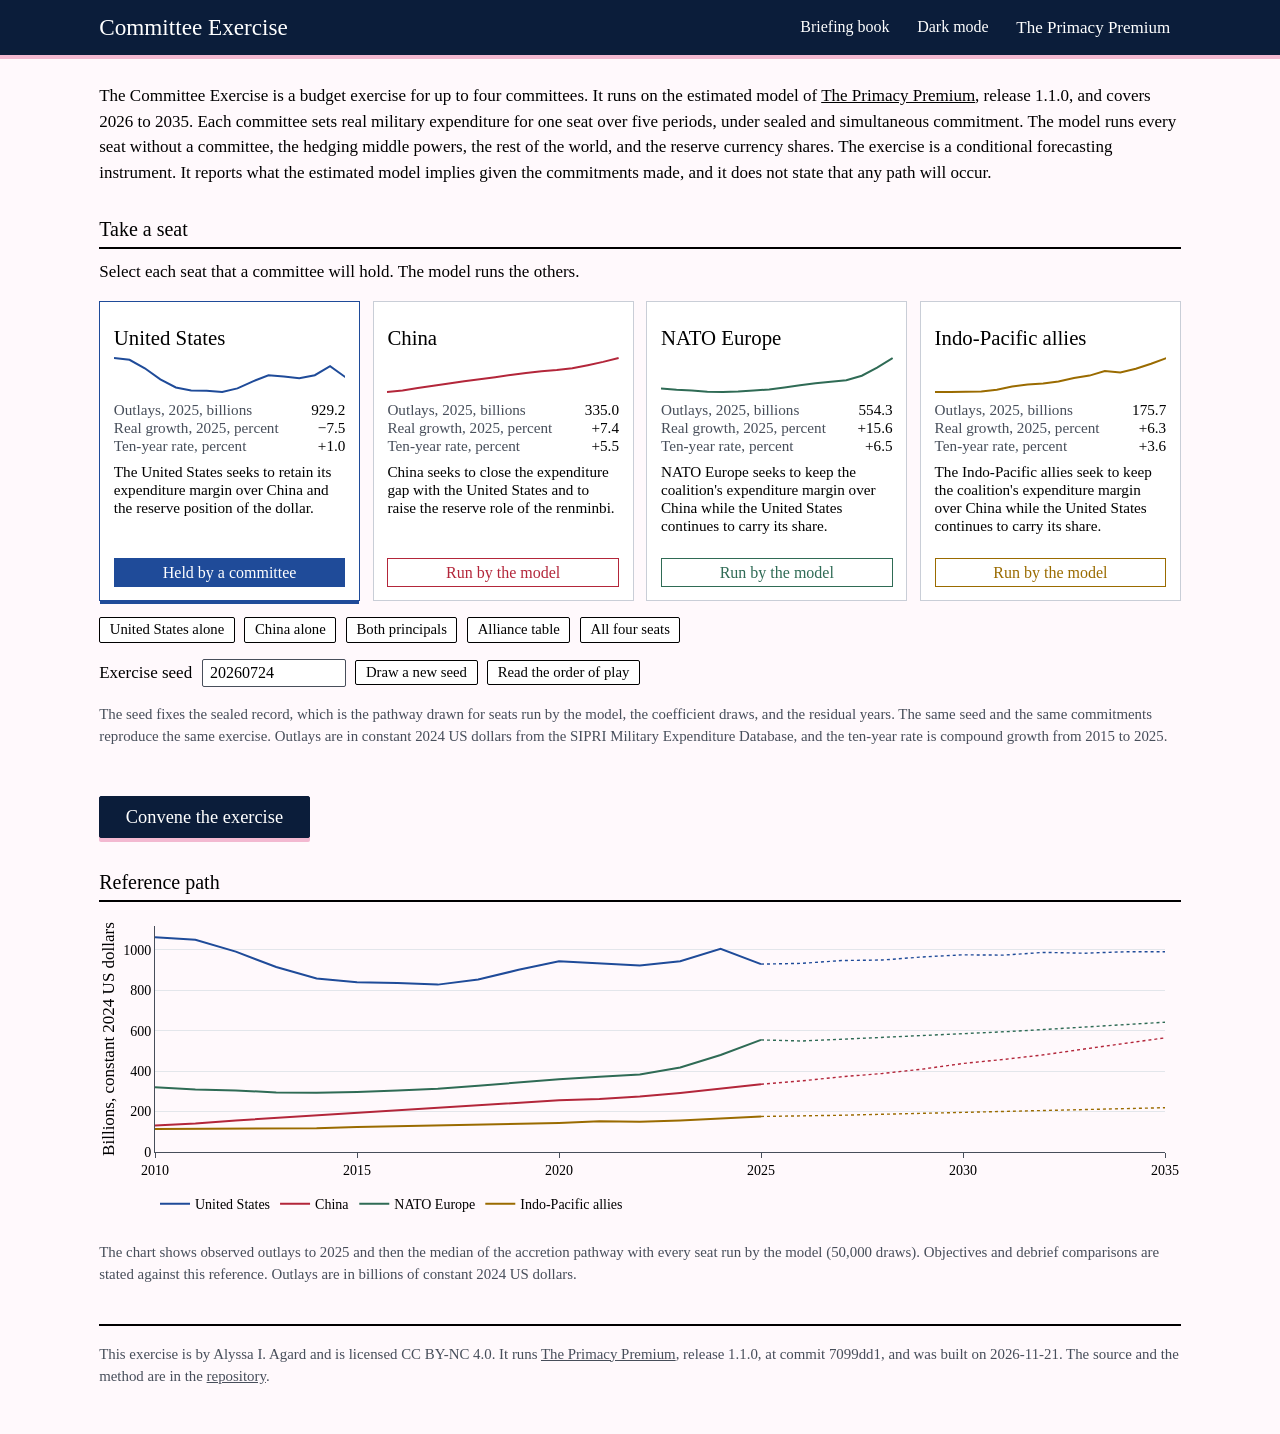
<file: committee-exercise/index.html>
<!DOCTYPE html>
<html lang="en">
<head>
<meta charset="utf-8">
<meta name="viewport" content="width=device-width, initial-scale=1">
<title>Committee Exercise | The Primacy Premium</title>
<meta name="description" content="A four-seat budget exercise on the estimated model of The Primacy Premium, 2026 to 2035. Sealed simultaneous commitments, publication lags, scored interval statements.">
<meta property="og:title" content="Committee Exercise | The Primacy Premium">
<meta property="og:description" content="Four seats, five periods, sealed commitments on real military expenditure. The estimated model resolves every seat a committee does not hold.">
<meta property="og:type" content="website">
<meta property="og:site_name" content="The Primacy Premium">
<meta property="og:url" content="https://primacy.alyssaagard.dev/committee-exercise/">
<meta property="og:image" content="https://primacy.alyssaagard.dev/committee-exercise/social-card-photo.jpg">
<meta property="og:image:secure_url" content="https://primacy.alyssaagard.dev/committee-exercise/social-card-photo.jpg">
<meta property="og:image:type" content="image/jpeg">
<meta property="og:image:width" content="1200">
<meta property="og:image:height" content="630">
<meta property="og:image:alt" content="Committee Exercise, The Primacy Premium.">
<meta name="twitter:card" content="summary_large_image">
<meta name="twitter:title" content="Committee Exercise | The Primacy Premium">
<meta name="twitter:description" content="Four seats, five periods, sealed commitments on real military expenditure. The estimated model resolves every seat a committee does not hold.">
<meta name="twitter:image" content="https://primacy.alyssaagard.dev/committee-exercise/social-card-photo.jpg">
<meta name="twitter:image:alt" content="Committee Exercise, The Primacy Premium.">
<link rel="canonical" href="https://primacy.alyssaagard.dev/committee-exercise/">
<link rel="icon" href="favicon.ico" sizes="any">
<link rel="icon" type="image/png" sizes="32x32" href="favicon-32x32.png">
<link rel="icon" type="image/png" sizes="16x16" href="favicon-16x16.png">
<link rel="apple-touch-icon" sizes="180x180" href="apple-touch-icon.png">
<link rel="manifest" href="site.webmanifest">
<meta name="theme-color" content="#0b1d3a">
<script src="https://cdn.plot.ly/plotly-2.35.2.min.js" charset="utf-8"></script>
<style>
  :root{
    --page:#fff9fc; --card:#ffffff; --ink:#000000; --muted:#474e5a; --line:#c9ced7;
    --band:#0b1d3a; --band-ink:#ffffff; --head:#0b1d3a; --head-ink:#ffffff;
    --wash:#fdeaf2; --pink:#f3b9d1; --rose:#b0406f; --track:#eceef2; --grid:#e3e6eb;
    --us:#1f4b99; --cn:#b3263a; --eu:#2f6b55; --ip:#9a6b00; --hm:#6b7280; --rw:#a3a9b3;
    --ok:#17603a; --bad:#a01c2e; --fan:rgba(243,185,209,.5);
  }
  :root[data-theme="dark"]{
    color-scheme:dark;
    --page:#08132a; --card:#0e1c3a; --ink:#f3f5f9; --muted:#a5afc2; --line:#2b3c61;
    --band:#040a17; --band-ink:#ffffff; --head:#182a50; --head-ink:#f3f5f9;
    --wash:#1a2443; --pink:#f3b9d1; --rose:#f3b9d1; --track:#16264a; --grid:#1c2b4d;
    --us:#8fb4ea; --cn:#ee8494; --eu:#74c9a9; --ip:#e3bb63; --hm:#97a1b4; --rw:#66728a;
    --ok:#7fd1a0; --bad:#f39aa5; --fan:rgba(243,185,209,.28);
  }
  *{box-sizing:border-box}
  html,body{margin:0;padding:0}
  body{background:var(--page);color:var(--ink);
       font-family:"Times New Roman",Times,serif;font-size:17px;line-height:1.5}
  button,input,select{font-family:inherit;font-size:1rem;color:inherit}
  a{color:inherit}
  p{margin:.55rem 0}
  .quiet{color:var(--muted);font-size:.93rem}

  /* Top bar */
  #bar{background:var(--band);color:var(--band-ink);border-bottom:4px solid var(--pink);
       position:sticky;top:0;z-index:20}
  .bar-in{max-width:1120px;margin:0 auto;padding:.6rem 1.2rem;display:flex;
          justify-content:space-between;align-items:center;gap:1rem;flex-wrap:wrap}
  #bar h1{font-size:1.45rem;font-weight:400;margin:0}
  #bar nav{display:flex;gap:.4rem;flex-wrap:wrap;align-items:center}
  .lnk{background:none;border:1px solid transparent;color:var(--band-ink);padding:.25rem .6rem;
       cursor:pointer;border-radius:2px;text-decoration:none}
  .lnk:hover{border-color:var(--pink)}
  .wrap{max-width:1120px;margin:0 auto;padding:1rem 1.2rem 2.4rem}

  /* Period track and roster */
  .track{list-style:none;display:flex;margin:.4rem 0 .5rem;padding:0;position:relative}
  .track::before{content:"";position:absolute;left:10%;right:10%;top:.95rem;border-top:2px solid var(--line)}
  .station{flex:1;text-align:center;position:relative;color:var(--muted)}
  .station .pin{display:inline-grid;place-items:center;width:1.9rem;height:1.9rem;border-radius:50%;
       background:var(--card);border:2px solid var(--line);position:relative;font-size:.95rem}
  .station .yr{display:block;font-size:.84rem;margin-top:.15rem}
  .station.done .pin{background:var(--pink);border-color:var(--pink);color:#000}
  .station.now{color:var(--ink)}
  .station.now .pin{background:var(--band);border-color:var(--pink);color:#fff;
       box-shadow:0 0 0 4px var(--pink)}
  .roster{list-style:none;display:flex;flex-wrap:wrap;gap:.4rem;margin:0 0 1rem;padding:0}
  .chip{border:1px solid var(--line);background:var(--card);padding:.12rem .6rem;font-size:.9rem;
        border-left:6px solid var(--c)}
  .chip.turn{border-color:var(--c);background:var(--wash)}
  .chip .st{color:var(--muted)}

  h2{font-size:1.25rem;font-weight:400;margin:0 0 .5rem}
  h3{font-size:1.08rem;font-weight:400;font-style:italic;margin:1.1rem 0 .3rem}
  .sect{margin:1.8rem 0 .6rem;padding-bottom:.2rem;border-bottom:2px solid var(--ink)}

  .card{background:var(--card);border:1px solid var(--line);padding:1rem 1.1rem;min-width:0}
  .card.sheet{background:var(--wash);border-color:var(--pink);position:relative;overflow:hidden}
  .desk{display:grid;grid-template-columns:minmax(0,1fr) minmax(0,1fr);gap:1rem}
  .desk.cols{align-items:start}
  .col{display:grid;gap:1rem;min-width:0}
  @media(max-width:860px){.desk{grid-template-columns:minmax(0,1fr)}}

  /* Seat placards on the opening table */
  .table4{display:grid;grid-template-columns:repeat(4,minmax(0,1fr));gap:.8rem;margin:1rem 0}
  @media(max-width:980px){.table4{grid-template-columns:repeat(2,minmax(0,1fr))}}
  @media(max-width:520px){.table4{grid-template-columns:minmax(0,1fr)}}
  .placard{display:flex;flex-direction:column;text-align:left;background:var(--card);
       border:1px solid var(--line);padding:0;cursor:pointer;border-radius:0;
       transition:transform .15s,box-shadow .15s}
  .placard:hover{transform:translateY(-3px);box-shadow:0 6px 0 -2px var(--c)}
  .placard .tent{display:block;height:.8rem;
       background:repeating-linear-gradient(135deg,var(--c) 0 6px,transparent 6px 12px)}
  .placard[aria-pressed="true"] .tent{background:var(--c)}
  .placard[aria-pressed="true"]{border-color:var(--c);box-shadow:0 4px 0 -1px var(--c)}
  .placard .body{display:block;padding:.7rem .85rem .8rem}
  .placard .pname{display:block;font-size:1.3rem}
  .placard svg{display:block;width:100%;height:42px;margin:.3rem 0}
  .placard dl{display:grid;grid-template-columns:1fr auto;gap:0 .6rem;margin:.2rem 0 .5rem;font-size:.95rem}
  .placard dt{color:var(--muted)} .placard dd{margin:0;text-align:right;font-variant-numeric:tabular-nums}
  .placard .pgoal{display:block;font-size:.95rem;min-height:5.6em}
  .placard .pstate{display:block;margin-top:.6rem;padding:.3rem .5rem;text-align:center;
       border:1px solid var(--c);color:var(--c)}
  .placard[aria-pressed="true"] .pstate{background:var(--c);color:var(--card)}

  /* Tables */
  table{border-collapse:collapse;width:100%;font-size:.96rem}
  th{font-weight:400;text-align:left;background:var(--head);color:var(--head-ink);
     padding:.32rem .55rem;vertical-align:bottom}
  td{padding:.3rem .55rem;border-bottom:1px solid var(--line);vertical-align:top}
  th.r,td.r{text-align:right;font-variant-numeric:tabular-nums}
  td.nw,th.nw{white-space:nowrap}
  tr.total td{border-top:2px solid var(--ink);border-bottom:0}
  tr.own td{background:var(--wash)}
  caption{caption-side:bottom;text-align:left;color:var(--muted);font-size:.9rem;padding:.45rem .1rem 0}
  .scroll{overflow-x:auto}
  .scroll > table{min-width:30rem}
  .tag{font-size:.84rem;color:var(--muted);margin-left:.45rem;white-space:nowrap}
  .swatch{display:inline-block;width:.62rem;height:.62rem;margin-right:.45rem;background:var(--c)}
  .ok{color:var(--ok)}.miss{color:var(--bad)}
  td.barcell{width:34%}
  .hbar{height:.72rem;background:var(--c);width:0;transition:width .9s cubic-bezier(.2,.7,.2,1)}

  .seatbar{display:flex;justify-content:space-between;align-items:baseline;gap:1rem;flex-wrap:wrap;
       background:var(--band);color:#fff;padding:.5rem .9rem;margin:0 0 1rem;border-left:12px solid var(--c)}
  .seatbar .who{font-size:1.3rem}

  .btn{background:var(--card);color:var(--ink);border:1px solid var(--ink);padding:.42rem 1.05rem;
       cursor:pointer;border-radius:2px}
  .btn:hover{background:var(--wash)}
  .btn.primary{background:var(--band);color:#fff;border-color:var(--band);
       box-shadow:0 4px 0 0 var(--pink);transition:transform .08s,box-shadow .08s}
  .btn.primary:hover{background:#000}
  .btn.primary:active{transform:translateY(3px);box-shadow:0 1px 0 0 var(--pink)}
  .btn.big{font-size:1.15rem;padding:.6rem 1.6rem}
  :root[data-theme="dark"] .btn.primary{background:var(--pink);border-color:var(--pink);color:#000;
       box-shadow:0 4px 0 0 rgba(255,255,255,.35)}
  :root[data-theme="dark"] .btn.primary:hover{background:#fff}
  .btn.small{font-size:.92rem;padding:.2rem .6rem}
  .btnrow{margin:1rem 0;display:flex;gap:.6rem;flex-wrap:wrap;align-items:center}
  input[type=number],select{background:var(--card);border:1px solid var(--muted);padding:.26rem .45rem;border-radius:2px}
  input.iv{width:5.2rem;text-align:right;font-variant-numeric:tabular-nums}
  :focus-visible{outline:3px solid var(--pink);outline-offset:2px}
  .err{color:var(--bad);margin:.4rem 0;min-height:1.4em}

  /* Commitment lever */
  .rate{display:flex;align-items:baseline;gap:.6rem;margin:.1rem 0}
  .rate .v{font-size:3.4rem;line-height:1.05;font-variant-numeric:tabular-nums}
  .rate .u{color:var(--muted)}
  input[type=range]{width:100%;accent-color:var(--c, var(--band));margin:.5rem 0 0;height:1.6rem}
  .scale{display:flex;justify-content:space-between;color:var(--muted);font-size:.88rem;font-variant-numeric:tabular-nums}

  /* Gauges and interval bars */
  .gauge{margin:1rem 0}
  .glabel{display:flex;justify-content:space-between;gap:1rem;flex-wrap:wrap}
  .gtrack{position:relative;height:1.1rem;background:var(--track);margin:.3rem 0 .2rem}
  .gzone{position:absolute;top:0;bottom:0;background:var(--pink);opacity:.75}
  .gtick{position:absolute;top:-.25rem;bottom:-.25rem;width:2px;background:var(--ink)}
  .gdot{position:absolute;top:50%;width:.8rem;height:.8rem;border-radius:50%;
        transform:translate(-50%,-50%);transition:left .35s;border:2px solid var(--c)}
  .gdot.pub{background:var(--card)} .gdot.proj{background:var(--c)}
  .gfill{position:absolute;top:0;bottom:0;left:0;background:var(--c);transition:width .35s}
  .gfill.add{background:repeating-linear-gradient(135deg,var(--c) 0 5px,var(--pink) 5px 10px)}
  .gkey{color:var(--muted);font-size:.92rem}
  .ivbar{position:relative;height:1rem;background:var(--track);margin:.35rem 0}
  .ivbar .staff{position:absolute;top:.3rem;bottom:.3rem;background:var(--muted);opacity:.55}
  .ivbar .stated{position:absolute;top:0;bottom:0;border:2px solid var(--c);background:var(--fan);transition:left .25s,width .25s}
  .ivbar .mark{position:absolute;top:-.3rem;bottom:-.3rem;width:4px;background:var(--ink);
        transform:translateX(-50%);transition:left 1s cubic-bezier(.2,.7,.2,1)}
  .ivrow{margin:.9rem 0;padding-top:.6rem;border-top:1px solid var(--line)}
  .ivin{display:flex;gap:.5rem;align-items:center;flex-wrap:wrap}

  /* Stamps */
  .stamp{display:inline-block;border:3px double var(--rose);color:var(--rose);padding:.1rem .7rem;
         letter-spacing:.12em;text-transform:uppercase;transform:rotate(-4deg);font-size:1.05rem}
  .stamp.fav{border-color:var(--ok);color:var(--ok)} .stamp.unf{border-color:var(--bad);color:var(--bad)}
  .sealed{position:absolute;right:1rem;top:1rem;font-size:1.6rem;animation:stampIn .55s cubic-bezier(.2,1.4,.4,1) both}
  @keyframes stampIn{from{opacity:0;transform:rotate(-4deg) scale(2.2)}to{opacity:1;transform:rotate(-4deg) scale(1)}}
  .reveal > *{animation:rise .5s both}
  .reveal > *:nth-child(2){animation-delay:.15s}.reveal > *:nth-child(3){animation-delay:.3s}
  .reveal > *:nth-child(4){animation-delay:.45s}.reveal > *:nth-child(n+5){animation-delay:.6s}
  @keyframes rise{from{opacity:0;transform:translateY(10px)}to{opacity:1;transform:none}}
  @media (prefers-reduced-motion:reduce){*{animation:none !important;transition:none !important}}

  .circular{border:2px solid var(--ink);margin:.9rem 0;background:var(--card)}
  .circular .chead{display:flex;justify-content:space-between;gap:1rem;flex-wrap:wrap;
       background:#000;color:#fff;padding:.3rem .8rem}
  .circular p{margin:.6rem .8rem}
  .envelope{text-align:center;padding:3rem 1rem;border:1px solid var(--line);background:var(--card);
       background-image:linear-gradient(135deg,transparent 49.6%,var(--line) 49.6% 50.4%,transparent 50.4%),
                        linear-gradient(45deg,transparent 49.6%,var(--line) 49.6% 50.4%,transparent 50.4%)}
  .outcomes{display:grid;grid-template-columns:repeat(auto-fit,minmax(15rem,1fr));gap:.8rem;margin:1rem 0}
  .outcomes .card,.stack .card{border-top:8px solid var(--c)}
  .stack{display:grid;gap:.9rem;margin:1rem 0}
  .stack .card{position:relative}
  .stack .card .stamp{position:absolute;right:1.1rem;top:.9rem}

  .interstitial{position:fixed;inset:0;background:var(--band);color:#fff;display:none;z-index:50;
       align-items:center;justify-content:center;text-align:center;padding:2rem}
  .interstitial.active{display:flex}
  .interstitial .inner{max-width:34rem}
  .seal{font-size:1.7rem;border-bottom:4px solid var(--pink);padding-bottom:.5rem;margin-bottom:1rem}
  .interstitial .btn{background:#fff;color:#000;border-color:#fff}

  dialog{max-width:860px;width:calc(100% - 2rem);border:2px solid var(--ink);background:var(--page);
         color:var(--ink);padding:0}
  dialog::backdrop{background:rgba(4,10,23,.6)}
  .book-head{display:flex;justify-content:space-between;align-items:center;background:var(--band);
       color:#fff;padding:.5rem .9rem}
  .book-head h2{margin:0}
  .tabs{display:flex;flex-wrap:wrap;border-bottom:2px solid var(--ink);padding:0 .9rem;gap:.2rem;margin-top:.6rem}
  .tabs button{background:none;border:1px solid transparent;border-bottom:0;padding:.3rem .7rem;cursor:pointer}
  .tabs button[aria-selected="true"]{background:var(--ink);color:var(--page)}
  .book-body{padding:.6rem 1rem 1rem;max-height:70vh;overflow:auto}

  .chart{width:100%;min-height:320px}
  .chart.tall{min-height:400px}
  details{margin:1rem 0;border:1px solid var(--line);background:var(--card);padding:.5rem .9rem}
  summary{cursor:pointer;font-size:1.1rem}
  footer{margin-top:2.4rem;border-top:2px solid var(--ink);padding-top:.5rem;color:var(--muted);font-size:.93rem}
  ol.steps{padding-left:1.4rem;margin:.4rem 0} ol.steps li{margin:.4rem 0}
  ul.plain{padding-left:1.2rem;margin:.3rem 0} ul.plain li{margin:.35rem 0}
  @media print{#bar nav,.btnrow{display:none}}
</style>
</head>
<body>
<header id="bar"><div class="bar-in">
  <h1>Committee Exercise</h1>
  <nav aria-label="Exercise">
    <button class="lnk" id="book-btn">Briefing book</button>
    <button class="lnk" id="theme-btn">Dark mode</button>
    <a class="lnk" href="https://primacy.alyssaagard.dev/">The Primacy Premium</a>
  </nav>
</div></header>
<div class="wrap">
  <div id="track"></div>
  <main id="app"></main>
  <footer><p id="foot"></p></footer>
</div>

<dialog id="book" aria-labelledby="book-title">
  <div class="book-head"><h2 id="book-title">Briefing book</h2><button class="lnk" id="book-close">Close</button></div>
  <div class="tabs" role="tablist" id="book-tabs"></div>
  <div class="book-body" id="book-body"></div>
</dialog>

<div class="interstitial" id="handoff" role="dialog" aria-modal="true" aria-labelledby="handoff-title">
  <div class="inner">
    <div class="seal" id="handoff-title"></div>
    <p id="handoff-text"></p>
    <div class="btnrow" style="justify-content:center"><button class="btn" id="handoff-btn"></button></div>
  </div>
</div>

<script>/*
 * engine.js
 * The Primacy Premium, Committee Exercise. Simulation engine.
 *
 * This file is the single implementation of the exercise recursion. The page
 * runs it in the browser and reference.js runs it under Node to check it
 * against the published medians of the model.
 *
 * Expenditure (annual, six blocks). A block run by the model follows the
 * model equation for that block. A block held by a committee grows at the
 * committed rate.
 *   United States   pathway rate + residual
 *   China           ten-year rate + residual
 *   allied tiers    b0 + b_us * US growth(t-1) + b_cn * China growth(t-1)
 *                   + residual + post-event term
 *   rest of world   ten-year mean + residual
 * Residuals for all blocks come from one sample year per simulated year,
 * chosen by stationary bootstrap, so cross-block correlation is kept.
 *
 * Reserves (quarterly). The dollar share moves in percentage points and the
 * renminbi share in log-odds:
 *   change = c0 + c1 * dlog(China / United States expenditure) + residual
 * The regressor is defined as it was estimated: the year-on-year change of
 * the log ratio, with the annual ratio interpolated linearly in logs between
 * year ends. For quarter k of year t this is
 *   (1 - k/4) * d(t-1) + (k/4) * d(t),
 * where d(t) is the annual log change of the simulated ratio. In
 * the two quarters of a demonstration the change equals the 2022-Q1 and
 * 2022-Q2 observations, and drift shifts afterwards by the post-2022 change
 * in mean drift.
 */
(function (root) {
  "use strict";

  var Y0 = 2026;                     // first simulated year
  var US = "United States", CN = "China", ROW = "Rest of world";

  /* ------------------------------------------------------------ random */
  function mulberry32(a) {
    a = a >>> 0;
    return function () {
      a = (a + 0x6D2B79F5) >>> 0;
      var t = a;
      t = Math.imul(t ^ (t >>> 15), t | 1);
      t ^= t + Math.imul(t ^ (t >>> 7), t | 61);
      return ((t ^ (t >>> 14)) >>> 0) / 4294967296;
    };
  }

  function Rng(seed) {
    var u = mulberry32(seed), spare = null;
    return {
      u: u,
      int: function (n) { return Math.floor(u() * n); },
      n: function () {               // standard normal, Box-Muller
        if (spare !== null) { var s = spare; spare = null; return s; }
        var a = 0, b = u();
        while (a < 1e-12) a = u();
        var m = Math.sqrt(-2 * Math.log(a));
        spare = m * Math.sin(2 * Math.PI * b);
        return m * Math.cos(2 * Math.PI * b);
      }
    };
  }

  function chol(A) {
    var n = A.length, L = [], i, j, k, s;
    for (i = 0; i < n; i++) {
      L.push(new Array(n).fill(0));
      for (j = 0; j <= i; j++) {
        s = A[i][j];
        for (k = 0; k < j; k++) s -= L[i][k] * L[j][k];
        L[i][j] = i === j ? Math.sqrt(Math.max(s, 0)) : s / L[j][j];
      }
    }
    return L;
  }

  function mvn(rng, mean, L) {
    var n = mean.length, z = [], out = [], i, j, s;
    for (i = 0; i < n; i++) z.push(rng.n());
    for (i = 0; i < n; i++) {
      s = mean[i];
      for (j = 0; j <= i; j++) s += L[i][j] * z[j];
      out.push(s);
    }
    return out;
  }

  /* ------------------------------------------------------------- dates */
  function qIndex(year, q) { return (year - Y0) * 4 + (q - 3); }   // 2026-Q3 = 0
  function qLabel(i) {
    var k = i + 2;
    return (Y0 + Math.floor(k / 4)) + "-Q" + (k % 4 + 1);
  }
  var logit = function (p) { return Math.log(p / (100 - p)); };
  var expit = function (z) { return 100 / (1 + Math.exp(-z)); };

  /* ------------------------------------------------------- preparation */
  function prepare(payload) {
    var m = payload.model, P = {
      m: m, d: payload.design, blocks: m.blocks, allied: m.allied,
      col: {}, L: {}, nq: qIndex(payload.design.horizon, 4) + 1,
      ny: payload.design.horizon - Y0 + 1
    };
    m.blocks.forEach(function (b, i) { P.col[b] = i; });
    m.allied.forEach(function (t) { P.L[t] = chol(m.feedback[t].cov); });
    P.Lusd = chol(m.reserve.usd.cov);
    P.Lcny = chol(m.reserve.cny.cov);
    return P;
  }

  function initialState(P) {
    var m = P.m, lvl = {};
    m.blocks.forEach(function (b) { lvl[b] = m.base[b]; });
    return { year: m.base_year, lvl: lvl, usPrev: m.rates.us_last,
             cnPrev: m.rates.cn_last, zU: m.reserve.usd0,
             zC: logit(m.reserve.cny0), q: -1, eventYear: 0, eventQ: 0,
             xPrev: Math.log((1 + m.rates.cn_last / 100)
                             / (1 + m.rates.us_last / 100)) };
  }

  function copyState(s) {
    var c = {}, k;
    for (k in s) c[k] = s[k];
    c.lvl = {};
    for (k in s.lvl) c.lvl[k] = s.lvl[k];
    return c;
  }

  /* ------------------------------------------------------- sealed draw */
  /*
   * opt.usModel, opt.cnModel   the seat is run by the model
   * opt.force                  impose a pathway (reference runs)
   * opt.noEventThrough         condition on no demonstration through a year
   * opt.eventKnown             a demonstration has already occurred
   * opt.prior                  probabilities of accretion and retrenchment
   *                            (the remainder is demonstration); default
   *                            one third each
   */
  function drawWorld(P, rng, opt) {
    opt = opt || {};
    var m = P.m, W = { coef: {}, idx: [], usdEps: [], cnyEps: [] }, i, t;
    var e0 = m.event_years[0], e1 = m.event_years[1];
    for (;;) {
      var u = rng.u();
      var pa = opt.prior ? opt.prior[0] : 1 / 3;
      var pr = opt.prior ? opt.prior[1] : 1 / 3;
      W.path = opt.force || (u < pa ? "accretion"
                             : u < pa + pr ? "retrenchment" : "demonstration");
      W.eventYear = e0 + rng.int(e1 - e0 + 1);
      W.eventQuarter = 1 + rng.int(4);
      if (W.path !== "demonstration" || opt.cnModel === false || opt.eventKnown) {
        W.eventYear = 0;
      }
      if (!W.eventYear || !opt.noEventThrough ||
          W.eventYear > opt.noEventThrough) break;
    }
    W.usPath = (W.path === "retrenchment" && opt.usModel !== false)
      ? "retrenchment" : "accretion";
    for (i = 0; i < m.allied.length; i++) {
      t = m.allied[i];
      W.coef[t] = mvn(rng, m.feedback[t].mean, P.L[t]);
    }
    W.usd = mvn(rng, m.reserve.usd.mean, P.Lusd);
    W.cny = mvn(rng, m.reserve.cny.mean, P.Lcny);
    var n = m.resid.rows.length, p = 1 / m.mean_run_years;
    for (i = 0; i < P.ny; i++) {      // stationary bootstrap of sample years
      var restart = rng.u() < p, start = rng.int(n);
      W.idx.push(i === 0 || restart ? start : (W.idx[i - 1] + 1) % n);
    }
    var ru = m.reserve.usd_resid, rc = m.reserve.cny_resid;
    for (i = 0; i < P.nq; i++) {
      W.usdEps.push(ru[rng.int(ru.length)]);
      W.cnyEps.push(rc[rng.int(rc.length)]);
    }
    return W;
  }

  /* --------------------------------------------------------- one year */
  /*
   * Advances the state by one year. commit maps a block to a committed real
   * growth rate in percent; blocks absent from commit follow the model.
   * commit.event true declares a demonstration in this year.
   */
  function step(P, W, s0, commit) {
    commit = commit || {};
    var m = P.m, s = copyState(s0), y = s.year + 1, j = y - Y0;
    var eps = m.resid.rows[W.idx[j]], g = {}, model = {}, i, t;
    if (!s.eventYear && (commit.event || W.eventYear === y)) {
      s.eventYear = y;
      s.eventQ = qIndex(y, W.eventQuarter);
    }
    var usRate = W.usPath === "retrenchment" ? m.rates.us_contraction
                                             : m.rates.us_trend;
    model[US] = { fitted: m.rates.us_trend, sealed: usRate + eps[P.col[US]] };
    model[CN] = { fitted: m.rates.cn_trend,
                  sealed: m.rates.cn_trend + eps[P.col[CN]] };
    for (i = 0; i < m.allied.length; i++) {
      t = m.allied[i];
      var c = W.coef[t], f = m.feedback[t].mean, since = y - s.eventYear;
      var bump = (s.eventYear && since >= 0 && since < m.decay_years)
        ? m.mobilization[t] * (1 - since / m.decay_years) : 0;
      model[t] = {
        fitted: f[0] + f[1] * s.usPrev + f[2] * s.cnPrev + bump,
        sealed: c[0] + c[1] * s.usPrev + c[2] * s.cnPrev + eps[P.col[t]] + bump
      };
    }
    model[ROW] = { fitted: m.rates.row_mean,
                   sealed: m.rates.row_mean + eps[P.col[ROW]] };
    m.blocks.forEach(function (b) {
      g[b] = commit[b] != null ? commit[b] : model[b].sealed;
      s.lvl[b] = s.lvl[b] * (1 + g[b] / 100);
    });

    var x = Math.log((1 + g[CN] / 100) / (1 + g[US] / 100));
    var r = m.reserve, quarters = [];
    for (var q = 1; q <= 4; q++) {
      var qi = qIndex(y, q);
      if (qi < 0 || qi <= s.q) continue;
      var xq = (1 - q / 4) * s.xPrev + (q / 4) * x;
      var dU = W.usd[0] + W.usd[1] * xq, dC = W.cny[0] + W.cny[1] * xq;
      if (s.eventYear) {
        var k = qi - s.eventQ;
        if (k >= 0 && k < r.usd_jumps.length) {
          dU = r.usd_jumps[k]; dC = r.cny_jumps[k];
        } else if (k >= r.usd_jumps.length) {
          dU += r.usd_shift; dC += r.cny_shift;
        }
      }
      s.zU = Math.min(100, Math.max(0, s.zU + dU + W.usdEps[qi]));
      s.zC = s.zC + dC + W.cnyEps[qi];
      s.q = qi;
      quarters.push({ qi: qi, usd: s.zU, cny: expit(s.zC) });
    }
    s.year = y; s.usPrev = g[US]; s.cnPrev = g[CN]; s.xPrev = x;
    return { state: s, rec: { year: y, g: g, model: model, lagUS: s0.usPrev,
                              lagCN: s0.cnPrev, quarters: quarters, x: x } };
  }

  /* ----------------------------------------------------------- measures */
  function measures(P, s, cum) {
    var l = s.lvl, co = P.d.coalition, c = 0, w = 0, out;
    co.forEach(function (b) { c += l[b]; });
    P.blocks.forEach(function (b) { w += l[b]; });
    out = {
      cn_us: l[CN] / l[US],
      coalition_cn: c / l[CN],
      us_share_coalition: 100 * l[US] / c,
      allied_share: 100 * (l["Indo-Pacific allies"] + l["NATO Europe"]) / w,
      usd: s.zU, cny: expit(s.zC)
    };
    if (cum) P.d.seat_order.forEach(function (b) { out["cum:" + b] = cum[b]; });
    return out;
  }

  function quantile(sorted, p) {
    var h = (sorted.length - 1) * p, lo = Math.floor(h), hi = Math.ceil(h);
    return sorted[lo] + (sorted[hi] - sorted[lo]) * (h - lo);
  }
  function sortNum(a) { return a.slice().sort(function (x, y) { return x - y; }); }

  /* Percentile of a value within a distribution given on a quantile grid. */
  function percentileOf(grid, probs, v) {
    if (v <= grid[0]) return probs[0] * 100;
    for (var i = 1; i < grid.length; i++) {
      if (v <= grid[i]) {
        var f = grid[i] === grid[i - 1] ? 0
          : (v - grid[i - 1]) / (grid[i] - grid[i - 1]);
        return 100 * (probs[i - 1] + f * (probs[i] - probs[i - 1]));
      }
    }
    return probs[probs.length - 1] * 100;
  }

  /* Share of a block's historical residuals below a deviation. */
  function residualPercentile(P, block, dev) {
    var c = P.col[block], rows = P.m.resid.rows, n = 0;
    for (var i = 0; i < rows.length; i++) if (rows[i][c] < dev) n++;
    return 100 * n / rows.length;
  }

  /* ------------------------------------------------------ staff estimate */
  /*
   * Distribution of the stated quantities given what a committee can know.
   * o.start     state at the last published expenditure year, with reserves
   *             at the last published quarter
   * o.fixed     { year: { block: growth, event: bool } } known to the seat
   * o.endYear   last year to simulate
   * o.usdQ      target quarter index for the dollar share
   * o.growthYear target year for combined allied real growth
   * The result also carries proj, the median of each measure at o.endYear.
   */
  function estimate(P, o) {
    var rng = Rng(o.seed), usd = [], grow = [], ratio = [], path = {};
    var qi, n = o.n, i, proj = {}, med = {};
    for (qi = o.start.q + 1; qi <= o.usdQ; qi++) path[qi] = [];
    for (i = 0; i < n; i++) {
      var W = drawWorld(P, rng, { usModel: o.usModel, cnModel: o.cnModel,
                                  prior: o.prior,
                                  noEventThrough: o.noEventThrough,
                                  eventKnown: !!o.start.eventYear });
      var s = copyState(o.start);
      while (s.year < o.endYear) {
        var a = s.lvl["NATO Europe"] + s.lvl["Indo-Pacific allies"];
        var res = step(P, W, s, o.fixed[s.year + 1] || {});
        s = res.state;
        res.rec.quarters.forEach(function (k) {
          if (path[k.qi]) path[k.qi].push(k.usd);
          if (k.qi === o.usdQ) usd.push(k.usd);
        });
        if (s.year === o.growthYear) {
          grow.push(100 * ((s.lvl["NATO Europe"]
                            + s.lvl["Indo-Pacific allies"]) / a - 1));
        }
      }
      ratio.push(s.lvl[CN] / s.lvl[US]);
      var mm = measures(P, s);
      for (var key in mm) (proj[key] = proj[key] || []).push(mm[key]);
    }
    var fan = [];
    for (qi = o.start.q + 1; qi <= o.usdQ; qi++) {
      var v = sortNum(path[qi]);
      fan.push({ qi: qi, p10: quantile(v, 0.1), p50: quantile(v, 0.5),
                 p90: quantile(v, 0.9) });
    }
    var su = sortNum(usd), sg = sortNum(grow), sr = sortNum(ratio);
    var q3 = function (v) {
      return v.length ? [quantile(v, 0.1), quantile(v, 0.5), quantile(v, 0.9)]
                      : null;
    };
    for (var k2 in proj) med[k2] = quantile(sortNum(proj[k2]), 0.5);
    return { fan: fan, usd: q3(su), growth: q3(sg), ratio: q3(sr), n: n,
             proj: med };
  }

  /*
   * Staff probabilities of the US pathway rate given published US growth.
   * Each published year is treated as an independent normal draw around the
   * pathway rate with the standard deviation of the US residual sample.
   * Returns [P(accretion), P(retrenchment)]; the remainder is demonstration,
   * which shares the accretion rate.
   */
  function pathwayPosterior(P, growth) {
    var m = P.m, c = P.col[US], rows = m.resid.rows, ss = 0, i;
    for (i = 0; i < rows.length; i++) ss += rows[i][c] * rows[i][c];
    var sd = Math.sqrt(ss / (rows.length - 1)), la = 0, lr = 0;
    for (i = 0; i < growth.length; i++) {
      la -= Math.pow((growth[i] - m.rates.us_trend) / sd, 2) / 2;
      lr -= Math.pow((growth[i] - m.rates.us_contraction) / sd, 2) / 2;
    }
    var mx = Math.max(la, lr), wa = 2 * Math.exp(la - mx), wr = Math.exp(lr - mx);
    return [wa / (wa + wr) / 2, wr / (wa + wr)];
  }

  /* ------------------------------------------------------------ scoring */
  /* Winkler interval score: width plus (2 / alpha) times any exceedance. */
  function winkler(lo, hi, x, coverage) {
    var a = 1 - coverage, miss = x < lo ? lo - x : x > hi ? x - hi : 0;
    return { width: hi - lo, miss: miss, score: (hi - lo) + (2 / a) * miss,
             hit: miss === 0 };
  }

  function classify(P, records, eventYear) {
    if (eventYear) return "demonstration";
    var s = 0;
    records.forEach(function (r) { s += r.g[US]; });
    return s / records.length < P.d.us_midpoint ? "retrenchment" : "accretion";
  }

  root.Engine = {
    Y0: Y0, Rng: Rng, prepare: prepare, initialState: initialState,
    copyState: copyState, drawWorld: drawWorld, step: step,
    measures: measures, estimate: estimate, winkler: winkler,
    classify: classify, pathwayPosterior: pathwayPosterior, quantile: quantile, sortNum: sortNum,
    percentileOf: percentileOf, residualPercentile: residualPercentile,
    qIndex: qIndex, qLabel: qLabel, expit: expit, logit: logit
  };
})(typeof module !== "undefined" && module.exports ? module.exports : this);</script>
<script>
"use strict";
const PAYLOAD = {"meta":{"title":"Committee Exercise","series":"The Primacy Premium","author":"Alyssa I. Agard","license":"CC BY-NC 4.0","seed":20260724,"built":"2026-11-21"},"model":{"source":{"repository":"https://github.com/alyssaagard/primacy-premium","version":"1.1.0","commit":"7099dd148424c25f56c5d5fcfee2764c28b28d15","built":"2026-11-21"},"seed":20260724,"blocks":["United States","China","Indo-Pacific allies","NATO Europe","Hedging middle powers","Rest of world"],"allied":["Indo-Pacific allies","NATO Europe","Hedging middle powers"],"base_year":2025,"base":{"United States":929162.9,"China":335017.6,"Indo-Pacific allies":175704.1,"NATO Europe":554250.5,"Hedging middle powers":249051.9,"Rest of world":528107.2},"history":{"years":[2010,2011,2012,2013,2014,2015,2016,2017,2018,2019,2020,2021,2022,2023,2024,2025],"levels":{"United States":[1061674.3,1049103.0,990830.7,914617.2,858357.1,838865.1,836290.9,827674.3,852585.0,901032.1,943446.6,933334.5,922552.5,943032.8,1004901.0,929162.9],"China":[131535.8,141205.8,155714.1,168374.6,181814.4,196087.6,207375.4,220129.3,233023.7,244376.0,255894.6,262558.7,274158.2,292220.8,311900.4,335017.6],"Indo-Pacific allies":[113605.1,113818.3,113929.9,114318.4,117882.0,123562.7,127275.6,129051.8,132542.5,139078.4,143483.8,151712.8,149386.2,156118.0,165328.0,175704.1],"NATO Europe":[320414.8,309426.4,304635.0,294426.6,292687.3,296530.0,304291.1,312880.7,327469.0,344013.2,359718.3,371934.3,383696.7,417732.8,479505.5,554250.5],"Hedging middle powers":[170355.0,173467.9,182658.0,199408.6,212991.1,222243.3,198363.7,213708.6,219582.2,214655.1,211581.8,206326.8,216250.5,226125.1,230230.9,249051.9],"Rest of world":[218636.3,228932.6,248271.4,256918.7,272470.3,283621.3,288155.2,279479.4,279418.9,288415.2,295619.0,301914.9,353294.5,418175.1,500441.8,528107.2]},"growth":{"United States":[2.859,-1.184,-5.554,-7.692,-6.151,-2.271,-0.307,-1.03,3.01,5.682,4.707,-1.072,-1.155,2.22,6.561,-7.537],"China":[4.925,7.352,10.275,8.131,7.982,7.85,5.757,6.15,5.858,4.872,4.714,2.604,4.418,6.588,6.734,7.412],"Indo-Pacific allies":[0.541,0.188,0.098,0.341,3.117,4.819,3.005,1.396,2.705,4.931,3.168,5.735,-1.534,4.506,5.899,6.276],"NATO Europe":[-2.523,-3.429,-1.548,-3.351,-0.591,1.313,2.617,2.823,4.663,5.052,4.565,3.396,3.162,8.871,14.788,15.588],"Hedging middle powers":[5.028,1.827,5.298,9.17,6.811,4.344,-10.745,7.736,2.748,-2.244,-1.432,-2.484,4.81,4.566,1.816,8.175],"Rest of world":[-0.056,4.709,8.447,3.483,6.053,4.093,1.599,-3.011,-0.022,3.22,2.498,2.13,17.018,18.364,19.673,5.528]}},"bounds_observed":{"United States":[-6.969,10.308],"China":[0.05,19.681],"NATO Europe":[-3.419,11.237],"Indo-Pacific allies":[-0.903,5.801]},"rates":{"us_trend":1.0276,"cn_trend":5.5023,"trend_window":[2015,2025],"us_contraction":-3.7585,"row_mean":6.7,"us_last":-7.537,"cn_last":7.412},"feedback":{"Indo-Pacific allies":{"mean":[2.45,0.076,-0.041],"cov":[[0.3938340951,0.0188847343,-0.0263760079],[0.0188847343,0.0052214783,-0.0022663215],[-0.0263760079,-0.0022663215,0.0033166934]],"se":[0.628,0.072,0.058],"r2":0.039,"nobs":35,"sample":[1991,2025],"breusch_godfrey_p":0.0969},"NATO Europe":{"mean":[2.788,0.279,-0.185],"cov":[[3.6895951377,0.1781186926,-0.2278662328],[0.1781186926,0.0256845,-0.0127050244],[-0.2278662328,-0.0127050244,0.0169553329]],"se":[1.921,0.16,0.13],"r2":0.124,"nobs":35,"sample":[1991,2025],"breusch_godfrey_p":0.0},"Hedging middle powers":{"mean":[2.051,0.194,0.154],"cov":[[1.4777549996,-0.0126349624,-0.0924334101],[-0.0126349624,0.0433020138,-0.0120712157],[-0.0924334101,-0.0120712157,0.0152601279]],"se":[1.216,0.208,0.124],"r2":0.089,"nobs":35,"sample":[1991,2025],"breusch_godfrey_p":0.3791}},"mobilization":{"Indo-Pacific allies":0.11,"NATO Europe":7.11,"Hedging middle powers":5.14},"decay_years":4,"event_years":[2028,2031],"mean_run_years":5,"resid":{"years":[1993,1994,1995,1996,1997,1998,1999,2000,2001,2002,2003,2004,2005,2006,2007,2008,2009,2010,2011,2012,2013,2014,2015,2016,2017,2018,2019,2020,2021,2022,2023,2024,2025],"rows":[[-6.2488,-16.0116,1.6887,-4.5977,2.8873,-11.7424],[-6.0955,-11.7506,-1.1825,-4.871,-1.3308,2.9295],[-7.4877,-4.1048,-1.0214,-5.6256,-0.7491,-14.9538],[-6.3366,-2.029,-0.4238,-0.0905,-2.1562,-6.4652],[-1.4144,-1.2887,-1.1899,-0.7779,13.6816,-6.3062],[-3.1552,1.2173,-4.1443,-0.9516,3.704,-11.2296],[-0.6511,13.9379,-2.3285,1.3828,-2.5911,0.8293],[2.9727,0.2685,-1.7577,1.723,2.592,1.9846],[-0.085,10.6027,-0.7705,-2.3255,0.9429,0.6287],[11.3838,6.8841,-0.4589,2.2881,-9.1397,-1.4676],[12.9194,0.2538,-1.3779,-1.8319,-7.7354,-0.5063],[8.0949,2.1769,-1.8037,-4.6197,3.5048,-7.1091],[3.7088,1.8426,-0.7574,-3.8853,2.837,5.1088],[0.5438,7.1361,-0.9387,-2.0191,0.4463,2.9988],[1.7712,1.9557,1.328,0.5408,3.3889,5.9287],[6.3772,1.4406,0.9301,-0.2011,0.5839,1.6984],[6.9718,13.3736,3.0507,-1.6385,4.3411,-1.0256],[1.9615,-3.0451,-1.575,-3.7395,-2.3835,-3.4949],[-2.0812,-0.6188,-2.2188,-6.2819,-2.0846,1.2702],[-6.4516,2.3042,-1.9034,-2.8242,1.7968,5.0082],[-8.589,0.1603,-1.2104,-2.8668,6.0674,0.0438],[-7.0484,0.0117,1.6402,0.0937,4.4529,2.6139],[-3.168,-0.12,3.2192,1.5399,1.7094,0.6534],[-1.204,-2.2138,1.1059,1.7371,-14.1118,-1.8406],[-1.9275,-1.8202,-0.7374,1.0074,4.31,-6.45],[2.1126,-2.1127,0.6428,3.1219,-0.5976,-3.4609],[4.7852,-3.0986,2.5513,2.3298,-6.3286,-0.2195],[3.8102,-3.2569,0.5451,0.9149,-5.8832,-0.9415],[-1.969,-5.3662,3.1801,-0.0115,-6.7217,-1.3095],[-2.0523,-3.5525,-3.7372,0.978,2.0176,13.5787],[1.3228,-1.382,2.383,7.0445,1.5111,14.9252],[5.6634,-1.2359,3.6091,12.4208,-2.2283,16.2336],[-8.434,-0.5586,3.6631,12.0367,3.2663,2.089]]},"reserve":{"last_quarter":"2026-Q2","usd0":56.7048,"cny0":2.1138,"usd":{"mean":[-0.20824822,0.93236035],"cov":[[0.006609762889,-0.047908920378],[-0.047908920378,0.910149033545]],"se":[0.0813,0.954],"r2":0.0123,"nobs":104},"cny":{"mean":[0.01897317,0.05376151],"cov":[[0.000229244426,-0.000379682928],[-0.000379682928,0.087904574984]],"se":[0.0151,0.2965],"r2":0.0147,"nobs":36},"usd_resid":[-0.15611,-0.02369,0.10102,-0.73302,1.05183,0.86414,-0.55152,0.07726,-0.18082,-2.58668,-0.95766,-1.56735,-0.11912,0.25662,0.49436,-1.11805,1.37351,0.41476,-0.20187,-0.91901,1.07202,0.65848,0.50054,0.03946,0.14068,-0.64553,0.58776,-0.83251,0.09273,-0.14033,-0.55461,0.03309,0.61012,-0.19309,1.4174,-0.87696,1.10175,-1.30557,-0.91105,0.96656,-0.28022,0.92005,-0.57457,0.30397,0.05513,-0.10418,0.83985,0.40053,-0.52788,0.37511,-0.26468,0.10304,0.29848,0.02062,-0.2338,0.03499,-0.33439,0.09716,1.11371,0.3736,0.95459,0.01937,0.87161,0.03332,-0.0995,0.21066,-0.06854,1.04029,-0.30968,-0.55699,-0.05829,-0.46023,0.34309,-0.11968,-0.0934,-0.1012,0.33246,-0.27596,0.52561,-0.51439,1.21459,-0.23406,-0.65866,-1.27016,0.73441,-0.02549,0.20822,-0.29558,-0.27926,0.27926,0.59971,-1.32481,1.33254,-0.14191,0.03791,-0.54096,0.71023,-0.45959,-0.82257,0.77084,0.15221,-1.30425,-0.2352,-0.01669],"cny_resid":[0.011438,-0.013648,0.031701,0.092369,0.151904,0.252371,-0.042285,0.026109,-0.007906,-0.02175,-0.006351,-0.007133,-0.010987,0.009985,0.026472,0.039005,0.065812,0.029951,0.003948,0.030183,0.012292,-0.012292,-0.085399,-0.04692,0.000751,-0.075011,-0.037953,-0.062698,-0.112776,-0.049625,9.2e-05,-0.044287,-0.072081,-0.01621,-0.040927,-0.018143],"usd_jumps":[0.0149,0.5777],"cny_jumps":[-0.00082,-0.02516],"usd_shift":-0.020297,"cny_shift":-0.070534,"history":{"quarters":["2010-Q1","2010-Q2","2010-Q3","2010-Q4","2011-Q1","2011-Q2","2011-Q3","2011-Q4","2012-Q1","2012-Q2","2012-Q3","2012-Q4","2013-Q1","2013-Q2","2013-Q3","2013-Q4","2014-Q1","2014-Q2","2014-Q3","2014-Q4","2015-Q1","2015-Q2","2015-Q3","2015-Q4","2016-Q1","2016-Q2","2016-Q3","2016-Q4","2017-Q1","2017-Q2","2017-Q3","2017-Q4","2018-Q1","2018-Q2","2018-Q3","2018-Q4","2019-Q1","2019-Q2","2019-Q3","2019-Q4","2020-Q1","2020-Q2","2020-Q3","2020-Q4","2021-Q1","2021-Q2","2021-Q3","2021-Q4","2022-Q1","2022-Q2","2022-Q3","2022-Q4","2023-Q1","2023-Q2","2023-Q3","2023-Q4","2024-Q1","2024-Q2","2024-Q3","2024-Q4","2025-Q1","2025-Q2","2025-Q3","2025-Q4","2026-Q1","2026-Q2"],"usd":[61.787,62.563,61.822,61.936,61.816,61.551,62.245,62.515,61.873,62.15,61.805,61.844,62.079,62.038,61.742,61.716,61.317,61.345,62.386,62.682,63.549,63.472,64.237,64.154,63.929,64.005,63.793,64.68,64.22,63.514,63.31,62.707,62.898,62.615,62.349,62.065,62.207,61.732,62.05,61.32,62.321,61.875,61.007,59.528,60.063,59.846,59.871,59.402,59.417,59.994,60.433,58.951,60.123,59.818,59.69,58.98,59.511,58.864,57.844,58.408,58.388,56.945,56.607,56.522,57.179,56.705],"cny":[null,null,null,null,null,null,null,null,null,null,null,null,null,null,null,null,null,null,null,null,null,null,null,null,null,null,null,0.997,1.031,1.04,1.097,1.23,1.46,1.912,1.872,1.96,1.983,1.978,2.003,2.026,2.041,2.099,2.195,2.323,2.524,2.65,2.713,2.852,2.849,2.781,2.613,2.551,2.607,2.475,2.435,2.339,2.137,2.076,2.117,2.065,1.964,1.978,1.947,1.964,1.984,2.114]}},"war_risk_multiple":5.7,"h2":{"b_us":0.16,"b_cn":-0.056,"p_one_sided":0.1166,"verdict":"not supported at the 5 percent level"},"published":{"draws":10000,"endpoints_musd":{"accretion":{"United States":989392.0,"China":564319.0,"Indo-Pacific allies":218998.0,"NATO Europe":642906.0,"Hedging middle powers":331556.0,"Rest of world":995993.0},"retrenchment":{"United States":609635.0,"China":572125.0,"Indo-Pacific allies":212493.0,"NATO Europe":568676.0,"Hedging middle powers":305451.0,"Rest of world":996979.0},"demonstration":{"United States":989870.0,"China":570085.0,"Indo-Pacific allies":219344.0,"NATO Europe":761695.0,"Hedging middle powers":374256.0,"Rest of world":1001515.0}},"allied_share":{"accretion":22.93,"retrenchment":23.85,"demonstration":24.94},"usd":{"accretion":50.349,"retrenchment":52.031,"demonstration":50.869},"cny":{"accretion":4.626,"retrenchment":5.067,"demonstration":0.897}}},"design":{"seats":{"United States":{"code":"us","goal":"The United States seeks to retain its expenditure margin over China and the reserve position of the dollar.","refs":[["Ten-year rate",1.03],["1988 to 1998 rate",-3.76],["No real change",0.0]],"objectives":[{"measure":"cn_us","dp":3,"label":"China to United States expenditure ratio, 2035","op":"<="},{"measure":"usd","op":">=","dp":2,"label":"US dollar reserve share, 2035-Q4, percent"}],"bounds":[-7.0,10.5]},"China":{"code":"cn","goal":"China seeks to close the expenditure gap with the United States and to raise the reserve role of the renminbi.","refs":[["Ten-year rate",5.5],["2025 rate",7.41],["No real change",0.0]],"objectives":[{"measure":"cn_us","dp":3,"label":"China to United States expenditure ratio, 2035","op":">="},{"measure":"cny","op":">=","dp":2,"label":"Renminbi reserve share, 2035-Q4, percent"}],"bounds":[0.0,20.0]},"NATO Europe":{"code":"eu","refs":[["Ten-year rate",6.45],["No real change",0.0]],"goal":"NATO Europe seeks to keep the coalition's expenditure margin over China while the United States continues to carry its share.","objectives":[{"measure":"coalition_cn","op":">=","dp":2,"label":"Coalition to China expenditure ratio, 2035"},{"measure":"us_share_coalition","op":">=","dp":1,"label":"United States share of coalition expenditure, 2035, percent"}],"bounds":[-3.5,11.5]},"Indo-Pacific allies":{"code":"ip","refs":[["Ten-year rate",3.58],["No real change",0.0]],"goal":"The Indo-Pacific allies seek to keep the coalition's expenditure margin over China while the United States continues to carry its share.","objectives":[{"measure":"coalition_cn","op":">=","dp":2,"label":"Coalition to China expenditure ratio, 2035"},{"measure":"us_share_coalition","op":">=","dp":1,"label":"United States share of coalition expenditure, 2035, percent"}],"bounds":[-1.0,6.0]}},"seat_order":["United States","China","NATO Europe","Indo-Pacific allies"],"start_year":2026,"horizon":2035,"periods":[{"roman":"I","years":[2027,2028]},{"roman":"II","years":[2029,2030]},{"roman":"III","years":[2031,2032]},{"roman":"IV","years":[2033,2034]},{"roman":"V","years":[2035]}],"step":0.5,"coverage":0.8,"resource_quantile":0.75,"staff_draws":2000,"reference_draws":50000,"pathway_prior":{"accretion":0.333333,"retrenchment":0.333333,"demonstration":0.333333},"us_midpoint":-1.3655,"bound_rule":{"quantiles":[0.05,0.95],"sample":[1993,2025]},"coalition":["United States","NATO Europe","Indo-Pacific allies"]}};
const REF = {"note":"Accretion pathway, every seat held by the model.","draws":50000,"seed":20260725,"probs":[0.05,0.1,0.15,0.2,0.25,0.3,0.35,0.4,0.45,0.5,0.55,0.6,0.65,0.7,0.75,0.8,0.85,0.9,0.95],"dist":{"cn_us":[0.3938219,0.4150418,0.4362717,0.4547034,0.4715521,0.4879142,0.5028716,0.5193171,0.5354379,0.5533612,0.5741776,0.5920993,0.6091248,0.6248681,0.6438092,0.6740764,0.7100335,0.7327725,0.7897706],"coalition_cn":[2.333873,2.47932,2.591768,2.687017,2.779289,2.87711,2.972339,3.078196,3.187999,3.306499,3.432509,3.573048,3.727667,3.902069,4.103911,4.336637,4.601249,4.943507,5.402643],"us_share_coalition":[41.66951,43.77239,45.29992,46.60292,47.79093,48.88878,49.94295,50.99021,52.04386,53.10093,54.19506,55.34905,56.522,57.82573,59.18262,60.70801,62.35068,64.14383,66.47238],"allied_share":[16.86835,17.82094,18.5895,19.2496,19.89738,20.49374,21.09977,21.69443,22.30285,22.91156,23.54145,24.18911,24.84281,25.54444,26.29458,27.09032,28.00596,29.09611,30.63754],"usd":[41.96202,43.83985,45.07736,46.10028,46.96706,47.73258,48.40809,49.10078,49.73256,50.36407,50.98985,51.63448,52.31061,53.01048,53.76439,54.57993,55.5535,56.7595,58.50161],"cny":[1.186706,1.618804,1.991262,2.340345,2.680677,3.023603,3.378251,3.751454,4.158541,4.589608,5.099225,5.656856,6.272889,7.035012,7.898354,9.009477,10.52593,12.72987,17.01717],"cum:United States":[7657158,7945298,8197445,8388769,8614779,8854059,9064641,9284758,9542048,9803844,9984802,10173610,10361970,10647380,10944790,11307120,11761270,12399440,13204080],"cum:China":[3501529,3587281,3717661,3859843,3975952,4088682,4198623,4310295,4399753,4513440,4650476,4797297,4944536,5045571,5188161,5331532,5432172,5614176,5866046],"cum:NATO Europe":[4911180,5099285,5236492,5352195,5455433,5554007,5647149,5739572,5836170,5937371,6045462,6162888,6295786,6446289,6617746,6811464,7037096,7333041,7755134],"cum:Indo-Pacific allies":[1788827,1826713,1854889,1878524,1899564,1918839,1936228,1953222,1969002,1984946,2000782,2017177,2033494,2051216,2069742,2090577,2113698,2141881,2182145]},"year_medians":{"2026":{"United States":932661,"China":351580,"Indo-Pacific allies":177820,"NATO Europe":548880,"Hedging middle powers":254889,"Rest of world":563722},"2027":{"United States":946854,"China":372115,"Indo-Pacific allies":181710,"NATO Europe":557597,"Hedging middle powers":262727,"Rest of world":594491},"2028":{"United States":949333,"China":388117,"Indo-Pacific allies":186646,"NATO Europe":566063,"Hedging middle powers":270422,"Rest of world":633412},"2029":{"United States":964559,"China":410094,"Indo-Pacific allies":191475,"NATO Europe":574717,"Hedging middle powers":277447,"Rest of world":684889},"2030":{"United States":975057,"China":437651,"Indo-Pacific allies":196021,"NATO Europe":584266,"Hedging middle powers":285469,"Rest of world":723495},"2031":{"United States":973435,"China":457614,"Indo-Pacific allies":200371,"NATO Europe":594397,"Hedging middle powers":293869,"Rest of world":773720},"2032":{"United States":987076,"China":480539,"Indo-Pacific allies":204823,"NATO Europe":605646,"Hedging middle powers":303218,"Rest of world":824284},"2033":{"United States":983019,"China":509249,"Indo-Pacific allies":209528,"NATO Europe":617306,"Hedging middle powers":312159,"Rest of world":878313},"2034":{"United States":990043,"China":536246,"Indo-Pacific allies":214231,"NATO Europe":629511,"Hedging middle powers":321382,"Rest of world":940143},"2035":{"United States":989871,"China":564476,"Indo-Pacific allies":219132,"NATO Europe":641861,"Hedging middle powers":331274,"Rest of world":999361}},"usd_fan":[{"qi":0,"p10":55.681,"p50":56.55,"p90":57.509},{"qi":1,"p10":55.135,"p50":56.41,"p90":57.643},{"qi":2,"p10":54.664,"p50":56.26,"p90":57.779},{"qi":3,"p10":54.218,"p50":56.091,"p90":57.867},{"qi":4,"p10":53.81,"p50":55.942,"p90":57.931},{"qi":5,"p10":53.424,"p50":55.764,"p90":57.973},{"qi":6,"p10":53.058,"p50":55.601,"p90":57.999},{"qi":7,"p10":52.713,"p50":55.428,"p90":58.003},{"qi":8,"p10":52.374,"p50":55.26,"p90":58.016},{"qi":9,"p10":52.03,"p50":55.108,"p90":58.015},{"qi":10,"p10":51.723,"p50":54.931,"p90":57.994},{"qi":11,"p10":51.397,"p50":54.755,"p90":57.99},{"qi":12,"p10":51.072,"p50":54.585,"p90":57.977},{"qi":13,"p10":50.772,"p50":54.422,"p90":57.948},{"qi":14,"p10":50.453,"p50":54.264,"p90":57.924},{"qi":15,"p10":50.135,"p50":54.103,"p90":57.894},{"qi":16,"p10":49.83,"p50":53.943,"p90":57.858},{"qi":17,"p10":49.531,"p50":53.765,"p90":57.812},{"qi":18,"p10":49.222,"p50":53.59,"p90":57.773},{"qi":19,"p10":48.921,"p50":53.426,"p90":57.749},{"qi":20,"p10":48.603,"p50":53.244,"p90":57.727},{"qi":21,"p10":48.324,"p50":53.086,"p90":57.654},{"qi":22,"p10":48.064,"p50":52.918,"p90":57.616},{"qi":23,"p10":47.772,"p50":52.73,"p90":57.572},{"qi":24,"p10":47.476,"p50":52.569,"p90":57.502},{"qi":25,"p10":47.18,"p50":52.394,"p90":57.434},{"qi":26,"p10":46.888,"p50":52.233,"p90":57.398},{"qi":27,"p10":46.605,"p50":52.056,"p90":57.345},{"qi":28,"p10":46.352,"p50":51.885,"p90":57.284},{"qi":29,"p10":46.034,"p50":51.716,"p90":57.225},{"qi":30,"p10":45.761,"p50":51.537,"p90":57.171},{"qi":31,"p10":45.482,"p50":51.362,"p90":57.111},{"qi":32,"p10":45.163,"p50":51.204,"p90":57.059},{"qi":33,"p10":44.885,"p50":51.036,"p90":56.993},{"qi":34,"p10":44.597,"p50":50.864,"p90":56.95},{"qi":35,"p10":44.341,"p50":50.708,"p90":56.877},{"qi":36,"p10":44.073,"p50":50.536,"p90":56.815},{"qi":37,"p10":43.84,"p50":50.364,"p90":56.759}],"parity":{"tolerance":{"level":0.03,"usd":0.35,"cny":0.35,"allied_share":0.6},"passed":true,"rows":[{"pathway":"accretion","quantity":"United States, 2035, USD m","engine":989871,"published":989392,"deviation":"0.05 %","ok":true},{"pathway":"accretion","quantity":"China, 2035, USD m","engine":564476,"published":564319,"deviation":"0.03 %","ok":true},{"pathway":"accretion","quantity":"Indo-Pacific allies, 2035, USD m","engine":219132,"published":218998,"deviation":"0.06 %","ok":true},{"pathway":"accretion","quantity":"NATO Europe, 2035, USD m","engine":641861,"published":642906,"deviation":"-0.16 %","ok":true},{"pathway":"accretion","quantity":"Hedging middle powers, 2035, USD m","engine":331274,"published":331556,"deviation":"-0.09 %","ok":true},{"pathway":"accretion","quantity":"Rest of world, 2035, USD m","engine":999361,"published":995993,"deviation":"0.34 %","ok":true},{"pathway":"accretion","quantity":"US dollar reserve share, 2035-Q4, percent","engine":50.36,"published":50.349,"deviation":"0.02 pp","ok":true},{"pathway":"accretion","quantity":"Renminbi reserve share, 2035-Q4, percent","engine":4.59,"published":4.626,"deviation":"-0.04 pp","ok":true},{"pathway":"accretion","quantity":"Allied share of world expenditure, 2035, percent","engine":22.91,"published":22.93,"deviation":"-0.02 pp","ok":true},{"pathway":"retrenchment","quantity":"United States, 2035, USD m","engine":607760,"published":609635,"deviation":"-0.31 %","ok":true},{"pathway":"retrenchment","quantity":"China, 2035, USD m","engine":566593,"published":572125,"deviation":"-0.97 %","ok":true},{"pathway":"retrenchment","quantity":"Indo-Pacific allies, 2035, USD m","engine":212068,"published":212493,"deviation":"-0.20 %","ok":true},{"pathway":"retrenchment","quantity":"NATO Europe, 2035, USD m","engine":568439,"published":568676,"deviation":"-0.04 %","ok":true},{"pathway":"retrenchment","quantity":"Hedging middle powers, 2035, USD m","engine":305037,"published":305451,"deviation":"-0.14 %","ok":true},{"pathway":"retrenchment","quantity":"Rest of world, 2035, USD m","engine":997085,"published":996979,"deviation":"0.01 %","ok":true},{"pathway":"retrenchment","quantity":"US dollar reserve share, 2035-Q4, percent","engine":52.07,"published":52.031,"deviation":"0.04 pp","ok":true},{"pathway":"retrenchment","quantity":"Renminbi reserve share, 2035-Q4, percent","engine":5.05,"published":5.067,"deviation":"-0.01 pp","ok":true},{"pathway":"retrenchment","quantity":"Allied share of world expenditure, 2035, percent","engine":23.89,"published":23.85,"deviation":"0.04 pp","ok":true},{"pathway":"demonstration","quantity":"United States, 2035, USD m","engine":989871,"published":989870,"deviation":"0.00 %","ok":true},{"pathway":"demonstration","quantity":"China, 2035, USD m","engine":567478,"published":570085,"deviation":"-0.46 %","ok":true},{"pathway":"demonstration","quantity":"Indo-Pacific allies, 2035, USD m","engine":219367,"published":219344,"deviation":"0.01 %","ok":true},{"pathway":"demonstration","quantity":"NATO Europe, 2035, USD m","engine":758969,"published":761695,"deviation":"-0.36 %","ok":true},{"pathway":"demonstration","quantity":"Hedging middle powers, 2035, USD m","engine":375515,"published":374256,"deviation":"0.34 %","ok":true},{"pathway":"demonstration","quantity":"Rest of world, 2035, USD m","engine":999550,"published":1001515,"deviation":"-0.20 %","ok":true},{"pathway":"demonstration","quantity":"US dollar reserve share, 2035-Q4, percent","engine":50.83,"published":50.869,"deviation":"-0.04 pp","ok":true},{"pathway":"demonstration","quantity":"Renminbi reserve share, 2035-Q4, percent","engine":0.92,"published":0.897,"deviation":"0.02 pp","ok":true},{"pathway":"demonstration","quantity":"Allied share of world expenditure, 2035, percent","engine":24.99,"published":24.94,"deviation":"0.05 pp","ok":true}]}};
const E = Engine, M = PAYLOAD.model, D = PAYLOAD.design, P = E.prepare(PAYLOAD);
const US = "United States", CN = "China", EU = "NATO Europe", IP = "Indo-Pacific allies";
const SEATS = D.seat_order, LAST = D.periods.length - 1;
const CODE = { [US]: "us", [CN]: "cn", [EU]: "eu", [IP]: "ip", "Hedging middle powers": "hm", "Rest of world": "rw" };
let G = null, REDRAW = [];
const pick = Object.fromEntries(SEATS.map((s, i) => [s, i === 0]));

/* ------------------------------------------------------------ helpers */
const $ = (id) => document.getElementById(id);
const esc = (s) => String(s).replace(/[&<>"]/g, (c) => ({ "&": "&amp;", "<": "&lt;", ">": "&gt;", '"': "&quot;" }[c]));
const fix = (v, dp) => { const s = Number(v).toFixed(dp == null ? 1 : dp); return +s === 0 ? s.replace("-", "") : s; };
const f = (v, dp) => fix(v, dp).replace("-", "−");
const sg = (v, dp) => (+fix(v, dp) > 0 ? "+" : "") + f(v, dp);
const loc = (v, dp) => v.toLocaleString("en-US", { minimumFractionDigits: dp, maximumFractionDigits: dp });
const bn = (v) => loc(v / 1000, 1);
const sbn = (v, dp) => (v > 0 ? "+" : v < 0 ? "−" : "") + loc(Math.abs(v) / 1000, dp);
const cv = (b) => `var(--${CODE[b]})`;
const css = (name) => getComputedStyle(document.documentElement).getPropertyValue(name).trim();
const hex = (b) => css("--" + CODE[b]);
const sw = (b) => `<span class="swatch" style="--c:${cv(b)}"></span>`;
const qx = (qi) => 2026.5 + qi * 0.25;
const snap = (v) => Math.round(v / D.step) * D.step;
const world = (lvl) => M.blocks.reduce((a, b) => a + lvl[b], 0);
const alliedSum = (lvl) => lvl[EU] + lvl[IP];
const coalition = (lvl) => D.coalition.reduce((a, b) => a + lvl[b], 0);
const holder = (b) => (SEATS.includes(b) && G.human[b] ? "committee" : "model");
const refQ = (key, q) => REF.dist[key][REF.probs.findIndex((x) => Math.abs(x - q) < 1e-9)];
const refMed = (key) => refQ(key, 0.5);
const limit = (seat) => refQ("cum:" + seat, D.resource_quantile);
const opWord = (o) => (o.op === ">=" ? "at or above " : "at or below ") + f(refMed(o.measure), o.dp);
const met = (o, v) => (o.op === ">=" ? v >= refMed(o.measure) : v <= refMed(o.measure));
const pctOf = (v, lo, hi) => Math.max(0, Math.min(100, 100 * (v - lo) / (hi - lo)));
const OUTCOME_RULE = "An outcome is favorable when every objective is met and cumulative outlays are within the resource limit. An outcome is mixed when at least one objective is met. An outcome is unfavorable when no objective is met.";

function missionTable(seat, head, cols, tail) {
  return `<div class="scroll"><table>
    <thead><tr><th>Objective</th><th class="r">Threshold</th>${head}</tr></thead>
    <tbody>${D.seats[seat].objectives.map((o) => `<tr><td>${o.label}</td><td class="r nw">${opWord(o)}</td>${cols(o)}</tr>`).join("")}
    <tr><td>Resource limit: cumulative outlays, ${D.start_year} to ${D.horizon}, billions</td><td class="r nw">at or below ${bn(limit(seat))}</td>${tail}</tr></tbody>
  </table></div>`;
}
function period(k) {
  const ys = D.periods[k].years, dy = ys[0] - 1;
  return { k, ys, roman: D.periods[k].roman, decisionYear: dy, pubYear: dy - 1,
           pubQ: E.qIndex(dy, 2), growthYear: ys[0], endYear: ys[ys.length - 1],
           usdQ: k < LAST ? E.qIndex(ys[ys.length - 1], 2) : E.qIndex(D.horizon, 4) };
}
function growthOf(year, b) {
  if (year <= M.base_year) return M.history.growth[b][M.history.years.indexOf(year)];
  return G.recs[year].g[b];
}
const levelOf = (year, b) => (year <= M.base_year
  ? M.history.levels[b][M.history.years.indexOf(year)] : G.states[year].lvl[b]);
function alliedGrowth(year) {
  return 100 * (alliedSum(G.states[year].lvl) / alliedSum(G.states[year - 1].lvl) - 1);
}

/* --------------------------------------------------------------- game */
function advance(commit) {
  const res = E.step(P, G.W, G.states[G.year], commit);
  G.year = res.state.year;
  G.states[G.year] = res.state;
  G.recs[G.year] = res.rec;
  res.rec.quarters.forEach((k) => { G.q[k.qi] = { usd: k.usd, cny: k.cny }; });
}
function newGame(seed, human) {
  const rng = E.Rng(seed);
  G = { seed, human, year: M.base_year, states: {}, recs: {}, q: {}, k: 0, turn: 0,
        sheets: [], scores: [], order: SEATS.filter((s) => human[s]) };
  G.W = E.drawWorld(P, rng, { usModel: !human[US], cnModel: !human[CN] });
  G.states[G.year] = E.initialState(P);
  G.q[-1] = { usd: M.reserve.usd0, cny: M.reserve.cny0 };
  advance({});                      // 2026 is resolved by the model for every seat
  openSeat();
}
function publishedState(pi) {
  const s = E.copyState(G.states[pi.pubYear]), q = G.q[pi.pubQ];
  const now = G.states[pi.decisionYear];
  s.zU = q.usd; s.zC = E.logit(q.cny); s.q = pi.pubQ;
  s.eventYear = now.eventYear; s.eventQ = now.eventQ;
  return s;
}
function staffEstimate(seat, pi, draft) {
  const fixed = {}, start = publishedState(pi), obs = [];
  fixed[pi.decisionYear] = { [seat]: G.recs[pi.decisionYear].g[seat] };
  pi.ys.forEach((y) => {
    fixed[y] = { [seat]: draft.g };
    if (seat === CN && draft.event === y) fixed[y].event = true;
  });
  for (let y = D.start_year; y <= pi.pubYear; y++) obs.push(G.recs[y].g[US]);
  return E.estimate(P, {
    prior: seat !== US ? E.pathwayPosterior(P, obs) : undefined,
    seed: G.seed * 7919 + pi.k * 101 + SEATS.indexOf(seat) * 13 + 17,
    n: D.staff_draws, start, fixed, endYear: pi.endYear, usdQ: pi.usdQ,
    growthYear: pi.growthYear, usModel: seat !== US, cnModel: seat !== CN,
    noEventThrough: start.eventYear ? 0 : pi.decisionYear });
}
function resolvePeriod() {
  const pi = period(G.k), sheets = G.sheets[G.k];
  pi.ys.forEach((y) => {
    const c = {};
    G.order.forEach((s) => { c[s] = sheets[s].g; });
    if (G.human[CN] && sheets[CN].event === y) c.event = true;
    advance(c);
  });
  const out = { usd: G.q[pi.usdQ].usd, grow: alliedGrowth(pi.growthYear) }, sc = {};
  G.order.forEach((s) => {
    const sh = sheets[s];
    sc[s] = {
      usd: E.winkler(sh.usd[0], sh.usd[1], out.usd, D.coverage),
      grow: E.winkler(sh.grow[0], sh.grow[1], out.grow, D.coverage),
      staffUsd: E.winkler(sh.staff.usd[0], sh.staff.usd[2], out.usd, D.coverage),
      staffGrow: E.winkler(sh.staff.grow[0], sh.staff.grow[2], out.grow, D.coverage) };
  });
  G.scores[G.k] = { out, seats: sc };
}

/* ------------------------------------------------------------- chrome */
function track(state) {
  if (!G) { $("track").innerHTML = ""; return; }
  const all = state !== "seat";
  $("track").innerHTML = `<ol class="track" aria-label="Periods">` + D.periods.map((p, i) => {
    const cls = state === "debrief" || i < G.k || (state === "resolution" && i === G.k) ? "done" : i === G.k ? "now" : "";
    return `<li class="station ${cls}"><span class="pin">${p.roman}</span><span class="yr">${p.years.join(" and ")}</span></li>`;
  }).join("") + `</ol><ul class="roster" aria-label="Seats">` + SEATS.map((s) => {
    const i = G.order.indexOf(s);
    const st = i < 0 ? "model" : all || i < G.turn ? "committee, sealed" : i === G.turn ? "committee, deciding" : "committee, waiting";
    return `<li class="chip${i === G.turn && !all ? " turn" : ""}" style="--c:${cv(s)}">${s} <span class="st">${st}</span></li>`;
  }).join("") + `</ul>`;
}
function handoff(title, text, label, then) {
  $("handoff-title").textContent = title;
  $("handoff-text").textContent = text;
  $("handoff-btn").textContent = label;
  $("handoff").classList.add("active");
  $("handoff-btn").onclick = () => { $("handoff").classList.remove("active"); then(); };
  $("handoff-btn").focus();
}
function show(html, state) {
  REDRAW = [];
  track(state);
  $("app").innerHTML = html;
  window.scrollTo(0, 0);
}
function plot(id, make) {
  const draw = () => {
    const el = $(id);
    if (!el) return;
    if (typeof Plotly === "undefined") {
      el.innerHTML = `<p class="quiet">The chart library did not load. The tables carry the same figures.</p>`;
      el.style.minHeight = "0";
      return;
    }
    const ink = css("--ink"), line = css("--muted"), spec = make();
    const base = {
      font: { family: '"Times New Roman", Times, serif', size: 14, color: ink },
      paper_bgcolor: "rgba(0,0,0,0)", plot_bgcolor: "rgba(0,0,0,0)",
      margin: { l: 56, r: 16, t: 14, b: 40 }, showlegend: true,
      legend: { orientation: "h", y: -0.16, x: 0 }, hovermode: "x unified",
      xaxis: { showgrid: false, linecolor: line, ticks: "outside", tickcolor: line, dtick: 2 },
      yaxis: { gridcolor: css("--grid"), zeroline: false, linecolor: line },
      hoverlabel: { bgcolor: css("--card"), bordercolor: line, font: { family: '"Times New Roman", Times, serif', color: ink } } };
    Object.keys(spec.layout || {}).forEach((k) => {
      const v = spec.layout[k];
      base[k] = typeof v === "object" && !Array.isArray(v) && base[k] ? Object.assign({}, base[k], v) : v;
    });
    if (el.clientWidth < 520) {
      delete base.xaxis.dtick;
      Object.assign(base.xaxis, { nticks: 5, tickangle: 0 });
      base.legend = Object.assign({}, base.legend, { y: -0.22 });
      base.margin = Object.assign({}, base.margin, { l: 48 });
    }
    Plotly.react(el, spec.traces, base, { displayModeBar: false, responsive: true });
  };
  REDRAW.push(draw);
  draw();
  return draw;
}
function setTheme(t) {
  document.documentElement.dataset.theme = t;
  $("theme-btn").textContent = t === "dark" ? "Light mode" : "Dark mode";
  try { localStorage.setItem("cx-theme", t); } catch (e) { /* storage is optional */ }
  REDRAW.forEach((d) => d());
}
/* Stated interval against the staff range, with an optional outcome marker. */
function ivBar(seat, staff, stated, outcome) {
  const vals = [staff[0], staff[1], stated[0], stated[1]].concat(outcome == null ? [] : [outcome]);
  let lo = Math.min(...vals), hi = Math.max(...vals);
  const pad = Math.max((hi - lo) * 0.12, 0.05); lo -= pad; hi += pad;
  const seg = (a, b) => `left:${pctOf(a, lo, hi)}%;width:${pctOf(b, lo, hi) - pctOf(a, lo, hi)}%`;
  return `<div class="ivbar" style="--c:${cv(seat)}"><span class="staff" style="${seg(staff[0], staff[1])}"></span>
    <span class="stated" style="${seg(stated[0], stated[1])}"></span>
    ${outcome == null ? "" : `<span class="mark" data-left="${pctOf(outcome, lo, hi)}" style="left:0%"></span>`}</div>`;
}
const settle = () => requestAnimationFrame(() => requestAnimationFrame(() => {
  document.querySelectorAll("[data-left]").forEach((e) => { e.style.left = e.dataset.left + "%"; });
  document.querySelectorAll("[data-w]").forEach((e) => { e.style.width = e.dataset.w + "%"; });
}));

/* ------------------------------------------------------ briefing book */
function goalsTable() {
  return `<div class="scroll"><table>
    <thead><tr><th>Seat</th><th>Goal</th><th>Objectives at ${D.horizon}</th><th class="r">Resource limit</th></tr></thead>
    <tbody>${SEATS.map((s) => `<tr><td class="nw">${sw(s)}${s}</td><td>${D.seats[s].goal}</td>
      <td>${D.seats[s].objectives.map((o) => `${o.label.replace(", " + D.horizon + "-Q4", "").replace(", " + D.horizon, "")} ${opWord(o)}`).join("<br>")}</td>
      <td class="r nw">${bn(limit(s))}</td></tr>`).join("")}</tbody>
    <caption>The resource limit applies to cumulative outlays from ${D.start_year} to ${D.horizon}, in billions of constant 2024 US dollars. Reserve shares are measured at ${D.horizon}-Q4.</caption>
  </table></div>`;
}
const maxDev = (unit) => REF.parity.rows.filter((r) => r.deviation.endsWith(unit))
  .reduce((a, r) => Math.max(a, Math.abs(parseFloat(r.deviation))), 0);
function bookPages() {
  const src = M.source, fb = M.feedback;
  return [
    ["Order of play", `<ol class="steps">
      <li>Each committee reads the published record. Expenditure for a year is published the following April and reserve shares are published one quarter late, so the record for every other seat is one to two years old.</li>
      <li>Each committee commits one real growth rate for the period. The permitted range is the 5th to 95th percentile of the seat's own annual growth from ${D.bound_rule.sample[0]} to ${D.bound_rule.sample[1]}.</li>
      <li>Each committee states an ${Math.round(100 * D.coverage)} percent interval for the US dollar reserve share and for combined allied real growth. Both intervals are scored when the figures are published.</li>
      <li>Each committee seals its commitment. When more than one committee plays, the device is passed between them, and no committee sees another committee's sheet.</li>
      <li>The resolution of each period is public. After period ${D.periods[LAST].roman}, the debrief opens the sealed record, which contains the parameters drawn for the exercise, the path of every seat, and each commitment set against the model's equation for that seat.</li>
    </ol>`],
    ["Goals and outcomes", `<p>Each seat has one goal, two objectives measured at ${D.horizon}, and one resource limit. ${OUTCOME_RULE}</p>${goalsTable()}
      <p class="quiet">Each threshold is the median at ${D.horizon} of the reference distribution, which is the accretion pathway with every seat run by the model at ${loc(REF.draws, 0)} draws. The resource limit is the ${Math.round(100 * D.resource_quantile)}th percentile of cumulative outlays in the same distribution. The coalition is the United States, NATO Europe, and the Indo-Pacific allies. Goals, objectives, and limits are design assumptions.</p>`],
    ["Model and assumptions", `<h3>Estimated in release ${esc(src.version)}</h3><ul class="plain">
      <li>The allied response equations for three tiers are estimated on ${fb[EU].sample[0]} to ${fb[EU].sample[1]} and are used with their coefficient covariance. For NATO Europe the coefficient is ${sg(fb[EU].mean[1], 3)} on lagged US growth (standard error ${f(fb[EU].se[1], 3)}) and ${sg(fb[EU].mean[2], 3)} on lagged Chinese growth (standard error ${f(fb[EU].se[2], 3)}).</li>
      <li>The response of the US dollar reserve share to the China to United States expenditure ratio is ${sg(M.reserve.usd.mean[1], 2)} points per unit log change (standard error ${f(M.reserve.usd.se[1], 2)}), with an R squared of ${f(M.reserve.usd.r2, 3)}.</li>
      <li>Residuals for six blocks from ${M.resid.years[0]} to ${M.resid.years[M.resid.years.length - 1]} are resampled by stationary bootstrap with a mean run of ${M.mean_run_years} years.</li>
      <li>The 2022 episode supplies the reserve share changes in two quarters, the later drift shift, and the change in allied growth.</li></ul>
      <h3>Assumed by the exercise</h3><ul class="plain">
      <li>A committee's rate is realized exactly. It replaces the model equation and its residual for that seat.</li>
      <li>Seats run by the model draw one of three pathways with equal probability. The pathway is sealed until the debrief. The staff revise the probabilities on published US growth.</li>
      <li>The goals, objectives, and resource limits are design assumptions, although the thresholds are computed from the reference distribution.</li>
      <li>A demonstration repeats one episode. Committees holding allied seats choose their own response to it.</li></ul>
      <p>In release ${esc(src.version)} the allied response hypothesis is ${esc(M.h2.verdict)} in the pooled test (one-sided p ${f(M.h2.p_one_sided, 2)}). Coefficient signs are therefore uncertain, and the sealed draws retain that uncertainty. The reserve response is weak. Committees should expect expenditure to respond to commitments far more than reserve shares do.</p>`],
    ["Accuracy and scoring", `<p>The engine is the model's own recursion, run in the browser. With every seat run by the model, it reproduces the published ${D.horizon} medians of release ${esc(src.version)} for all three pathways. The largest deviation across ${REF.parity.rows.length} medians is ${f(maxDev("%"), 2)} percent for expenditure levels and ${f(maxDev("pp"), 2)} points for shares, at ${loc(REF.draws, 0)} draws. The difference is sampling error from a different random number generator.</p>
      <p>Interval statements are scored by the Winkler rule at ${Math.round(100 * D.coverage)} percent coverage. The score is the width of the interval plus ${f(2 / (1 - D.coverage), 0)} times the distance by which the outcome falls outside it, and a lower score is better. Each committee's score is reported beside the score of the staff interval it was shown.</p>
      <p>The full method is in <a href="https://github.com/alyssaagard/primacy-committee-exercise/blob/main/METHOD.md">METHOD.md</a>, and the model is documented in the <a href="https://primacy.alyssaagard.dev/report.html">report of The Primacy Premium</a>.</p>`]];
}
function openBook(i) {
  const pages = bookPages();
  $("book-tabs").innerHTML = pages.map((p, j) => `<button role="tab" aria-selected="${j === i}" data-tab="${j}">${p[0]}</button>`).join("");
  $("book-body").innerHTML = pages[i][1];
  document.querySelectorAll("[data-tab]").forEach((b) => { b.onclick = () => openBook(+b.dataset.tab); });
  if (!$("book").open) $("book").showModal();
}

/* -------------------------------------------------------------- front */
const PRESETS = [["United States alone", [US]], ["China alone", [CN]], ["Both principals", [US, CN]],
                 ["Alliance table", [US, EU, IP]], ["All four seats", SEATS]];
function spark(seat) {
  const lv = M.history.levels[seat], lo = Math.min(...lv), hi = Math.max(...lv), n = lv.length;
  const pts = lv.map((v, i) => `${(100 * i / (n - 1)).toFixed(1)},${(38 - 34 * (v - lo) / (hi - lo)).toFixed(1)}`).join(" ");
  return `<svg viewBox="0 0 100 42" preserveAspectRatio="none" role="img" aria-label="Outlays of ${seat}, ${M.history.years[0]} to ${M.base_year}"><polyline points="${pts}" fill="none" stroke="${cv(seat)}" stroke-width="2" vector-effect="non-scaling-stroke"/></svg>`;
}
function front() {
  G = null;
  const src = M.source;
  show(`
  <p>The Committee Exercise is a budget exercise for up to four committees. It runs on the estimated model of <a href="${src.repository}">The Primacy Premium</a>, release ${esc(src.version)}, and covers ${D.start_year} to ${D.horizon}. Each committee sets real military expenditure for one seat over five periods, under sealed and simultaneous commitment. The model runs every seat without a committee, the hedging middle powers, the rest of the world, and the reserve currency shares. The exercise is a conditional forecasting instrument. It reports what the estimated model implies given the commitments made, and it does not state that any path will occur.</p>

  <h2 class="sect">Take a seat</h2>
  <p>Select each seat that a committee will hold. The model runs the others.</p>
  <div class="table4">${SEATS.map((s, i) => `<button class="placard" data-seat="${i}" aria-pressed="${pick[s]}" style="--c:${cv(s)}">
    <span class="tent"></span><span class="body">
    <span class="pname">${s}</span>${spark(s)}
    <dl><dt>Outlays, ${M.base_year}, billions</dt><dd>${bn(M.base[s])}</dd>
        <dt>Real growth, ${M.base_year}, percent</dt><dd>${sg(growthOf(M.base_year, s))}</dd>
        <dt>Ten-year rate, percent</dt><dd>${sg(D.seats[s].trend)}</dd></dl>
    <span class="pgoal">${D.seats[s].goal}</span>
    <span class="pstate"></span></span></button>`).join("")}</div>
  <div class="btnrow">${PRESETS.map((p, i) => `<button class="btn small" data-preset="${i}">${p[0]}</button>`).join("")}</div>
  <div class="btnrow">
    <label for="seed">Exercise seed</label>
    <input type="number" id="seed" value="${M.seed}" min="1" max="2147483647" step="1" style="width:9rem">
    <button class="btn small" id="reseed">Draw a new seed</button>
    <button class="btn small" id="rules">Read the order of play</button>
  </div>
  <p class="quiet">The seed fixes the sealed record, which is the pathway drawn for seats run by the model, the coefficient draws, and the residual years. The same seed and the same commitments reproduce the same exercise. Outlays are in constant 2024 US dollars from the SIPRI Military Expenditure Database, and the ten-year rate is compound growth from ${M.rates.trend_window[0]} to ${M.rates.trend_window[1]}.</p>
  <p class="err" id="front-err" role="alert"></p>
  <div class="btnrow"><button class="btn primary big" id="convene">Convene the exercise</button></div>

  <h2 class="sect">Reference path</h2>
  <div id="c-ref" class="chart"></div>
  <p class="quiet">The chart shows observed outlays to ${M.base_year} and then the median of the accretion pathway with every seat run by the model (${loc(REF.draws, 0)} draws). Objectives and debrief comparisons are stated against this reference. Outlays are in billions of constant 2024 US dollars.</p>`, "front");

  const paint = () => document.querySelectorAll(".placard").forEach((b) => {
    const s = SEATS[+b.dataset.seat];
    b.setAttribute("aria-pressed", pick[s]);
    b.querySelector(".pstate").textContent = pick[s] ? "Held by a committee" : "Run by the model";
  });
  paint();
  document.querySelectorAll(".placard").forEach((b) => {
    b.onclick = () => { const s = SEATS[+b.dataset.seat]; pick[s] = !pick[s]; paint(); };
  });
  document.querySelectorAll("[data-preset]").forEach((b) => {
    b.onclick = () => { SEATS.forEach((s) => { pick[s] = PRESETS[+b.dataset.preset][1].includes(s); }); paint(); };
  });
  $("reseed").onclick = () => { $("seed").value = 1 + Math.floor(Math.random() * 2147483646); };
  $("rules").onclick = () => openBook(0);
  const hy = M.history.years, ry = Object.keys(REF.year_medians).map(Number);
  plot("c-ref", () => ({ traces: SEATS.flatMap((b) => [
    { x: hy, y: M.history.levels[b].map((v) => v / 1000), mode: "lines", name: b, line: { color: hex(b), width: 2 } },
    { x: [M.base_year].concat(ry), y: [M.base[b]].concat(ry.map((y) => REF.year_medians[y][b])).map((v) => v / 1000),
      mode: "lines", showlegend: false, line: { color: hex(b), width: 1.4, dash: "dot" } }]),
    layout: { yaxis: { title: { text: "Billions, constant 2024 US dollars" }, rangemode: "tozero" }, xaxis: { dtick: 5 } } }));
  $("convene").onclick = () => {
    const seed = Math.floor(+$("seed").value);
    if (!SEATS.some((s) => pick[s])) { $("front-err").textContent = "Assign at least one seat to a committee."; return; }
    if (!(seed >= 1 && seed <= 2147483647)) { $("front-err").textContent = "Enter a whole number seed between 1 and 2147483647."; return; }
    newGame(seed, Object.assign({}, pick));
  };
}

/* --------------------------------------------------------- seat paper */
function recordTable(year, own) {
  const lvl = G.states[year].lvl, w = world(lvl), top = Math.max(...M.blocks.map((b) => lvl[b]));
  return `<div class="scroll"><table>
    <thead><tr><th>Block</th><th colspan="2" class="nw">Outlays, ${year}</th><th class="r">Growth</th><th class="r">Share</th></tr></thead>
    <tbody>${M.blocks.map((b) => `<tr${b === own ? ' class="own"' : ""}>
      <td class="nw">${sw(b)}${b}<span class="tag">${b === own ? "this seat" : holder(b)}</span></td>
      <td class="barcell"><div class="hbar" style="--c:${cv(b)}" data-w="${(100 * lvl[b] / top).toFixed(1)}"></div></td>
      <td class="r">${bn(lvl[b])}</td><td class="r">${sg(growthOf(year, b))}</td>
      <td class="r">${f(100 * lvl[b] / w)}</td></tr>`).join("")}
      <tr class="total"><td>World</td><td></td><td class="r">${bn(w)}</td><td class="r"></td><td class="r">100.0</td></tr>
    </tbody>
    <caption>Outlays are in billions of constant 2024 US dollars. Growth is real growth in percent, and share is the share of world expenditure in percent. Rest of world includes Russia.</caption>
  </table></div>`;
}
function circularHtml(s) {
  if (!s.eventYear) return "";
  return `<div class="circular"><div class="chead"><span>Circular, ${E.qLabel(s.eventQ)}</span><span>Demonstration recorded</span></div>
    <p>A demonstration is recorded in ${s.eventYear}. Reserve shares move by the changes observed in 2022-Q1 and 2022-Q2 and drift shifts afterwards. Allied tiers run by the model add their measured post-2022 change in growth, declining to zero over ${M.decay_years} years. The war risk premium multiple recorded for the 2022 episode is ${f(M.war_risk_multiple, 1)}.</p></div>`;
}
function gauge(seat, o, pub, proj, pubLabel, projLabel) {
  const thr = refMed(o.measure), vals = [thr, pub, proj];
  let lo = Math.min(...vals), hi = Math.max(...vals);
  const pad = Math.max((hi - lo) * 0.15, Math.abs(thr) * 0.03); lo -= pad; hi += pad;
  const t = pctOf(thr, lo, hi), zone = o.op === ">=" ? `left:${t}%;right:0` : `left:0;width:${t}%`;
  return `<div class="gauge" style="--c:${cv(seat)}"><div class="glabel"><span>${o.label}</span><span class="quiet">Threshold: ${opWord(o)}</span></div>
    <div class="gtrack"><span class="gzone" style="${zone}"></span><span class="gtick" style="left:${t}%"></span>
      <span class="gdot pub" style="left:${pctOf(pub, lo, hi)}%"></span><span class="gdot proj" style="left:${pctOf(proj, lo, hi)}%"></span></div>
    <div class="gkey">The published value ${pubLabel} is ${f(pub, o.dp)} (open marker) and the staff median ${projLabel} is ${f(proj, o.dp)} (filled marker).</div></div>`;
}

function openSeat() {
  const seat = G.order[G.turn], pi = period(G.k), sd = D.seats[seat];
  const pub = G.states[pi.pubYear], now = G.states[pi.decisionYear];
  const fb = M.feedback[seat], refs = sd.refs.slice();
  if (fb) {
    refs.unshift(["Model equation", Math.min(sd.bounds[1], Math.max(sd.bounds[0],
      fb.mean[0] + fb.mean[1] * growthOf(pi.pubYear, US) + fb.mean[2] * growthOf(pi.pubYear, CN)))]);
  }
  const prior = G.k > 0 ? G.sheets[G.k - 1][seat].g : snap(sd.trend);
  const draft = { g: Math.min(sd.bounds[1], Math.max(sd.bounds[0], prior)), event: 0,
                  autoUsd: true, autoGrow: true, est: null };
  const window_ = seat === CN && !now.eventYear
    ? pi.ys.filter((y) => y >= M.event_years[0] && y <= M.event_years[1]) : [];
  const q = G.q[pi.pubQ], many = G.order.length > 1, tq = E.qLabel(pi.usdQ);
  const pubMeas = E.measures(P, publishedState(pi));
  let spent = 0;
  for (let y = D.start_year; y <= pi.decisionYear; y++) spent += G.states[y].lvl[seat];

  show(`
  <div class="seatbar" style="--c:${cv(seat)}"><span class="who">${seat} committee</span>
    <span>Period ${pi.roman}, ${pi.ys.join(" and ")}, decided in November ${pi.decisionYear}</span></div>
  <div class="desk cols" style="--c:${cv(seat)}">
    <div class="col">
    <section class="card"><h2>Mission</h2>
      <p>${sd.goal}</p>
      <div id="gauges"></div>
      <p class="quiet">${OUTCOME_RULE} Objectives are measured at ${D.horizon}.</p>
    </section>
    <section class="card"><h2>Published record</h2>
      ${recordTable(pi.pubYear, seat)}
      <p>Expenditure for ${pi.decisionYear} will be published in April ${pi.decisionYear + 1}. At ${E.qLabel(pi.pubQ)} the US dollar held ${f(q.usd, 2)} percent of allocated reserves and the renminbi held ${f(q.cny, 2)} percent.</p>
      ${circularHtml(now) || `<p class="quiet">No demonstration is recorded.</p>`}
    </section>
    </div>
    <div class="col">
    <section class="card sheet" id="sheet"><h2>Commitment</h2>
      <p>Outlays in ${pi.decisionYear} are ${bn(now.lvl[seat])} billion, a real change of ${sg(growthOf(pi.decisionYear, seat))} percent${G.k === 0 ? ", as resolved by the model for the year in progress" : ", as committed in period " + D.periods[G.k - 1].roman}. This figure is known to this committee and is not yet published.</p>
      <label for="g" class="quiet">Real growth per year, ${pi.ys.join(" and ")}</label>
      <div class="rate"><span class="v" id="gv"></span><span class="u">percent</span></div>
      <input type="range" id="g" min="${sd.bounds[0]}" max="${sd.bounds[1]}" step="${D.step}" value="${draft.g}">
      <div class="scale"><span>${sg(sd.bounds[0])}</span><span>observed range, ${D.bound_rule.sample[0]} to ${D.bound_rule.sample[1]}</span><span>${sg(sd.bounds[1])}</span></div>
      <div class="btnrow">${refs.map((r) => `<button class="btn small" data-ref="${snap(r[1])}">${r[0]}, ${sg(r[1])}</button>`).join("")}</div>
      <div id="outlays"></div>
      ${window_.length ? `<p style="margin-top:.9rem"><label for="event">Demonstration</label>
        <select id="event" style="margin-left:.5rem"><option value="0">None this period</option>
        ${window_.map((y) => `<option value="${y}">In ${y}</option>`).join("")}</select></p>
        <p class="quiet">One demonstration is available to this seat between ${M.event_years[0]} and ${M.event_years[1]}. It repeats the measured 2022 episode and carries no score of its own.</p>` : ""}
    </section>
    <section class="card"><h2>Staff estimate and stated intervals</h2>
      <div id="fan" class="chart"></div>
      <div class="ivrow"><label for="u0">US dollar reserve share at ${tq}, in percent</label>
        <div id="ivb-u"></div>
        <div class="ivin"><input class="iv" type="number" step="0.1" id="u0" aria-label="US dollar share, lower bound"> to
          <input class="iv" type="number" step="0.1" id="u1" aria-label="US dollar share, upper bound"><span class="quiet" id="su"></span></div></div>
      <div class="ivrow"><label for="a0">Combined real growth of NATO Europe and the Indo-Pacific allies in ${pi.growthYear}, in percent</label>
        <div id="ivb-a"></div>
        <div class="ivin"><input class="iv" type="number" step="0.1" id="a0" aria-label="Allied growth, lower bound"> to
          <input class="iv" type="number" step="0.1" id="a1" aria-label="Allied growth, upper bound"><span class="quiet" id="sa"></span></div></div>
      <p class="quiet">The staff range is the 10th to 90th percentile of ${loc(D.staff_draws, 0)} draws of the model from the published record, given this commitment. Every other seat is taken at its model equation. Pathway probabilities start equal and are revised on published US growth. The staff cannot see the sealed record or another committee's sheet.</p>
    </section>
    </div>
  </div>
  <p class="err" id="seat-err" role="alert"></p>
  <div class="btnrow"><button class="btn primary big" id="commit">Seal the commitment</button>
    <span class="quiet">${many ? `This is seat ${G.turn + 1} of ${G.order.length} in this period.` : ""}</span></div>`, "seat");

  const hist = M.reserve.history, hx = [], hy = [];
  hist.quarters.forEach((s, i) => {
    const x = +s.slice(0, 4) + (+s.slice(6) - 1) / 4;
    if (x >= 2019) { hx.push(x); hy.push(hist.usd[i]); }
  });
  for (let qi = 0; qi <= pi.pubQ; qi++) { hx.push(qx(qi)); hy.push(G.q[qi].usd); }
  const num = (id) => parseFloat($(id).value);
  const bars = () => {
    const e = draft.est;
    $("ivb-u").innerHTML = ivBar(seat, [e.usd[0], e.usd[2]], [num("u0"), num("u1")]);
    $("ivb-a").innerHTML = ivBar(seat, [e.growth[0], e.growth[2]], [num("a0"), num("a1")]);
  };
  let chart = null;
  const makeFan = () => {
    const e = draft.est, fx = [hx[hx.length - 1]], lo = [hy[hy.length - 1]], md = lo.slice(), hi = lo.slice();
    e.fan.forEach((k) => { fx.push(qx(k.qi)); lo.push(k.p10); md.push(k.p50); hi.push(k.p90); });
    const tx = qx(pi.usdQ), c = hex(seat);
    return { traces: [
      { x: hx, y: hy, mode: "lines", name: "Published", line: { color: css("--ink"), width: 1.6 } },
      { x: fx, y: hi, mode: "lines", line: { width: 0 }, showlegend: false, hoverinfo: "skip" },
      { x: fx, y: lo, mode: "lines", line: { width: 0 }, fill: "tonexty", fillcolor: css("--fan"), name: "Staff, 10th to 90th" },
      { x: fx, y: md, mode: "lines", name: "Staff median", line: { color: css("--rose"), width: 1.6, dash: "dot" } },
      { x: [tx, tx], y: [num("u0"), num("u1")], mode: "lines+markers", name: "Stated interval",
        line: { color: c, width: 3 }, marker: { symbol: "line-ew", size: 12, line: { width: 3, color: c } } }],
      layout: { yaxis: { title: { text: "US dollar share, percent" } }, xaxis: { dtick: 1 } } };
  };
  function refresh() {
    draft.est = staffEstimate(seat, pi, draft);
    const e = draft.est;
    $("gv").textContent = sg(draft.g);
    let lv = now.lvl[seat], cumTo = spent;
    const rows = pi.ys.map((y) => { lv *= 1 + draft.g / 100; cumTo += lv;
      return `<tr><td>${y}</td><td class="r">${bn(lv)}</td><td class="r">${sbn(lv - now.lvl[seat], 1)}</td></tr>`; }).join("");
    $("outlays").innerHTML = `<table><thead><tr><th>Year</th><th class="r">Outlays</th><th class="r">Change from ${pi.decisionYear}</th></tr></thead><tbody>${rows}</tbody><caption>Outlays are in billions of constant 2024 US dollars.</caption></table>`;
    const lim = limit(seat), top = Math.max(lim, cumTo) * 1.08;
    $("gauges").innerHTML = sd.objectives.map((o) => gauge(seat, o, pubMeas[o.measure], e.proj[o.measure],
        o.measure === "usd" || o.measure === "cny" ? "at " + E.qLabel(pi.pubQ) : "for " + pi.pubYear, "for the end of " + pi.endYear)).join("") +
      `<div class="gauge" style="--c:${cv(seat)}"><div class="glabel"><span>Cumulative outlays, ${D.start_year} to ${D.horizon}, billions</span><span class="quiet">Resource limit: at or below ${bn(lim)}</span></div>
        <div class="gtrack"><span class="gfill add" style="width:${pctOf(cumTo, 0, top)}%"></span><span class="gfill" style="width:${pctOf(spent, 0, top)}%"></span><span class="gtick" style="left:${pctOf(lim, 0, top)}%"></span></div>
        <div class="gkey">Outlays through ${pi.decisionYear} are ${bn(spent)}. Under this commitment they reach ${bn(cumTo)} by ${pi.endYear}.</div></div>`;
    $("su").textContent = `The staff range is ${f(e.usd[0], 1)} to ${f(e.usd[2], 1)}.`;
    $("sa").textContent = `The staff range is ${sg(e.growth[0], 1)} to ${sg(e.growth[2], 1)}.`;
    if (draft.autoUsd) { $("u0").value = e.usd[0].toFixed(1); $("u1").value = e.usd[2].toFixed(1); }
    if (draft.autoGrow) { $("a0").value = e.growth[0].toFixed(1); $("a1").value = e.growth[2].toFixed(1); }
    bars();
    if (chart) chart(); else chart = plot("fan", makeFan);
  }
  $("g").oninput = () => { draft.g = +$("g").value; refresh(); };
  document.querySelectorAll("[data-ref]").forEach((b) => {
    b.onclick = () => { draft.g = +b.dataset.ref; $("g").value = draft.g; refresh(); };
  });
  if ($("event")) $("event").onchange = () => { draft.event = +$("event").value; refresh(); };
  ["u0", "u1"].forEach((id) => { $(id).oninput = () => { draft.autoUsd = false; bars(); chart(); }; });
  ["a0", "a1"].forEach((id) => { $(id).oninput = () => { draft.autoGrow = false; bars(); }; });
  refresh();
  settle();

  $("commit").onclick = () => {
    const v = ["u0", "u1", "a0", "a1"].map(num);
    if (v.some((x) => !isFinite(x))) { $("seat-err").textContent = "Enter a number in each interval bound."; return; }
    if (v[0] > v[1] || v[2] > v[3]) { $("seat-err").textContent = "Each lower bound must not exceed its upper bound."; return; }
    G.sheets[G.k] = G.sheets[G.k] || {};
    G.sheets[G.k][seat] = { g: draft.g, event: draft.event, usd: [v[0], v[1]], grow: [v[2], v[3]],
                            staff: { usd: draft.est.usd, grow: draft.est.growth } };
    G.turn += 1;
    $("commit").disabled = true;
    $("sheet").insertAdjacentHTML("beforeend", `<span class="stamp sealed">Sealed</span>`);
    const after = () => {
      if (G.turn < G.order.length) { openSeat(); return; }
      resolvePeriod();
      if (G.k === LAST) envelope(); else resolution();
    };
    setTimeout(() => {
      if (!many) { after(); return; }
      $("app").innerHTML = "";
      if (G.turn < G.order.length) {
        handoff("Commitment sealed", `Pass the device to the ${G.order[G.turn]} committee.`, `Open the ${G.order[G.turn]} paper`, after);
      } else {
        handoff("All commitments sealed", `Period ${pi.roman} resolves. The resolution is public to every committee.`, "Read the resolution", after);
      }
    }, matchMedia("(prefers-reduced-motion: reduce)").matches ? 0 : 750);
  };
}

/* ----------------------------------------------------------- scoring */
function scoreRows(k) {
  const pi = period(k), sc = G.scores[k], sheets = G.sheets[k];
  const row = (seat, label, iv, out, w, sw_, dp, signed) => {
    const fm = signed ? sg : f;
    return `<tr><td>${sw(seat)}${seat}</td><td>${label}</td>
      <td class="r">${fm(iv[0], dp)} to ${fm(iv[1], dp)}</td><td class="r">${fm(out, dp)}</td>
      <td class="r ${w.hit ? "ok" : "miss"}">${w.hit ? "inside" : "outside by " + f(w.miss, dp)}</td>
      <td class="r">${f(w.score, 1)}</td><td class="r">${f(sw_.score, 1)}</td></tr>`;
  };
  return G.order.map((s) =>
    row(s, `US dollar share, ${E.qLabel(pi.usdQ)}`, sheets[s].usd, sc.out.usd, sc.seats[s].usd, sc.seats[s].staffUsd, 2, false) +
    row(s, `Allied real growth, ${pi.growthYear}`, sheets[s].grow, sc.out.grow, sc.seats[s].grow, sc.seats[s].staffGrow, 1, true)).join("");
}
const SCORE_HEAD = `<thead><tr><th>Committee</th><th>Quantity</th><th class="r">Stated interval</th><th class="r">Outcome</th><th class="r">Result</th><th class="r">Score</th><th class="r">Staff score</th></tr></thead>`;
function scoreCards(k) {
  const pi = period(k), sc = G.scores[k], sheets = G.sheets[k];
  const one = (s, label, iv, st, out, w, sw_, dp, signed) => {
    const fm = signed ? sg : f;
    return `<div class="ivrow"><div class="glabel"><span>${label}</span><span class="${w.hit ? "ok" : "miss"}">${w.hit ? "The outcome fell inside the interval." : "The outcome fell outside the interval by " + f(w.miss, dp) + "."}</span></div>
      ${ivBar(s, [st[0], st[2]], iv, out)}
      <div class="gkey">The stated interval was ${fm(iv[0], dp)} to ${fm(iv[1], dp)} and the outcome was ${fm(out, dp)}. The score is ${f(w.score, 1)} and the staff score is ${f(sw_.score, 1)}.</div></div>`;
  };
  return G.order.map((s) => `<section class="card" style="--c:${cv(s)}"><h2>${sw(s)}${s} committee</h2>` +
    one(s, `US dollar reserve share at ${E.qLabel(pi.usdQ)}, in percent`, sheets[s].usd, sheets[s].staff.usd, sc.out.usd, sc.seats[s].usd, sc.seats[s].staffUsd, 2, false) +
    one(s, `Allied real growth in ${pi.growthYear}, in percent`, sheets[s].grow, sheets[s].staff.grow, sc.out.grow, sc.seats[s].grow, sc.seats[s].staffGrow, 1, true) +
    `</section>`).join("");
}
function pathwayNote(throughYear) {
  const recs = [];
  for (let y = D.start_year; y <= throughYear; y++) recs.push(G.recs[y]);
  const ev = G.states[Math.min(G.year, throughYear + 1)].eventYear;
  const mean = recs.reduce((a, r) => a + r.g[US], 0) / recs.length;
  return `Mean US real growth from ${D.start_year} to ${throughYear} is ${sg(mean, 2)} percent per year. ${ev ? "A demonstration is recorded in " + ev + "." : "No demonstration is recorded."} The record to date is classed as ${E.classify(P, recs, ev)}. The dividing line between accretion and retrenchment is ${sg(D.us_midpoint, 2)} percent, the midpoint of the two pathway rates.`;
}

/* --------------------------------------------------------- resolution */
function resolution() {
  const pi = period(G.k), nxt = period(G.k + 1);
  const pubQ = G.q[nxt.pubQ], sNow = G.states[nxt.decisionYear];
  const newEvent = sNow.eventYear && sNow.eventYear > pi.decisionYear;
  show(`
  <div class="seatbar" style="--c:var(--pink)"><span class="who">Resolution, period ${pi.roman}</span>
    <span>Record as of November ${nxt.decisionYear}</span></div>
  <div class="reveal">
  ${newEvent ? circularHtml(sNow) : `<p class="quiet">No circular was issued this period.</p>`}
  <section class="card"><h2>Newly published</h2>
    ${recordTable(nxt.pubYear, null)}
    <p>Commitments for ${nxt.pubYear} are now public. Expenditure for ${nxt.decisionYear} will be published in April ${nxt.decisionYear + 1}. At ${E.qLabel(nxt.pubQ)} the US dollar held ${f(pubQ.usd, 2)} percent of allocated reserves and the renminbi held ${f(pubQ.cny, 2)} percent.</p></section>
  <h2 class="sect">Interval statements</h2>
  <div class="outcomes">${scoreCards(G.k)}</div>
  <p class="quiet">The bar shows the stated interval, the grey band shows the staff range, and the vertical marker shows the outcome. The Winkler score at ${Math.round(100 * D.coverage)} percent coverage is the interval width plus ${f(2 / (1 - D.coverage), 0)} times any distance by which the outcome falls outside. A lower score is better.</p>
  <section class="card"><h2>Pathway record</h2><p>${pathwayNote(nxt.pubYear)}</p></section>
  </div>
  <div class="btnrow"><button class="btn primary big" id="next">Open period ${nxt.roman}</button></div>`, "resolution");
  settle();
  $("next").onclick = () => {
    G.k += 1; G.turn = 0;
    if (G.order.length > 1) {
      $("app").innerHTML = "";
      handoff(`Period ${nxt.roman}`, `Pass the device to the ${G.order[0]} committee.`, `Open the ${G.order[0]} paper`, openSeat);
    } else openSeat();
  };
}

/* ------------------------------------------------------------ debrief */
function pctl(key, v) {
  const p = E.percentileOf(REF.dist[key], REF.probs, v);
  return p <= 5 ? "below 5th" : p >= 95 ? "above 95th" : f(p, 0);
}
function envelope() {
  show(`<div class="envelope"><p><span class="stamp">Sealed record</span></p>
    <p>Period ${D.periods[LAST].roman} is resolved and the exercise is complete. The sealed record holds the pathway, the coefficient draws, and every seat's path from ${D.start_year} to ${D.horizon}.</p>
    <div class="btnrow" style="justify-content:center"><button class="btn primary big" id="unseal">Open the sealed record</button></div></div>`, "debrief");
  $("unseal").onclick = debrief;
  $("unseal").focus();
}
function debrief() {
  const years = [], recs = [];
  for (let y = D.start_year; y <= D.horizon; y++) { years.push(y); recs.push(G.recs[y]); }
  const end = G.states[D.horizon], cum = {};
  SEATS.forEach((s) => { cum[s] = years.reduce((a, y) => a + G.states[y].lvl[s], 0); });
  const meas = E.measures(P, end, cum), W = G.W, outcomes = {};
  const cls = E.classify(P, recs, end.eventYear);
  const MEAS = [["cn_us", "China to United States expenditure ratio", 3, ""],
    ["coalition_cn", "Coalition to China expenditure ratio", 2, ""],
    ["us_share_coalition", "United States share of coalition expenditure", 1, "percent"],
    ["allied_share", "NATO Europe and Indo-Pacific allies, share of world", 1, "percent"],
    ["usd", "US dollar reserve share, " + D.horizon + "-Q4", 2, "percent"],
    ["cny", "Renminbi reserve share, " + D.horizon + "-Q4", 2, "percent"]];
  const sealed = [];
  sealed.push(G.human[US] ? "The United States was held by a committee, so no pathway rate was applied to it."
    : `The United States was run at the ${W.usPath === "retrenchment" ? "retrenchment rate, " + sg(M.rates.us_contraction, 2) : "ten-year rate, " + sg(M.rates.us_trend, 2)} percent per year, plus residuals.`);
  sealed.push(G.human[CN] ? (end.eventYear ? `The China committee declared a demonstration in ${end.eventYear}, and it fell in ${E.qLabel(end.eventQ)}.` : "The China committee declared no demonstration.")
    : (end.eventYear ? `The sealed pathway placed a demonstration in ${end.eventYear}, and it fell in ${E.qLabel(end.eventQ)}.` : "The sealed pathway contained no demonstration."));

  const cards = G.order.map((s) => {
    const obj = D.seats[s].objectives, nMet = obj.filter((o) => met(o, meas[o.measure])).length;
    const c = cum[s], within = c <= limit(s);
    const outcome = nMet === obj.length && within ? "favorable" : nMet > 0 ? "mixed" : "unfavorable";
    let n = 0, hit = 0, sc = 0, st = 0;
    G.scores.forEach((k) => ["usd", "grow"].forEach((q) => {
      n += 1; hit += k.seats[s][q].hit ? 1 : 0; sc += k.seats[s][q].score;
      st += k.seats[s][q === "usd" ? "staffUsd" : "staffGrow"].score; }));
    outcomes[s] = { outcome, objectives_met: nMet, cumulative_outlays_musd: c, resource_limit_musd: limit(s),
                    intervals_inside: hit, intervals: n, mean_score: sc / n, staff_mean_score: st / n };
    return `<section class="card" style="--c:${cv(s)}"><h2>${s} committee</h2>
      <span class="stamp ${outcome === "favorable" ? "fav" : outcome === "unfavorable" ? "unf" : ""}">${outcome}</span>
      <p>${D.seats[s].goal}</p>
      ${missionTable(s, `<th class="r">Outcome</th><th class="r">Result</th>`,
        (o) => `<td class="r">${f(meas[o.measure], o.dp)}</td><td class="r ${met(o, meas[o.measure]) ? "ok" : "miss"}">${met(o, meas[o.measure]) ? "met" : "not met"}</td>`,
        `<td class="r">${bn(c)}</td><td class="r ${within ? "ok" : "miss"}">${within ? "within" : "over by " + bn(c - limit(s))}</td>`)}
      <p>Of ${n} interval statements, ${hit} were inside, against ${f(n * D.coverage, 1)} expected at ${Math.round(100 * D.coverage)} percent coverage. The mean score was ${f(sc / n, 1)} and the staff mean score was ${f(st / n, 1)}. Cumulative outlays differed from the reference median by ${sbn(c - refMed("cum:" + s), 1)} billion.</p></section>`;
  }).join("");

  const elicit = G.order.map((s) => {
    const rows = years.filter((y) => y > D.start_year).map((y) => {
      const r = G.recs[y], dev = r.g[s] - r.model[s].fitted;
      return `<tr><td>${y}</td><td class="r">${sg(r.lagUS)}</td><td class="r">${sg(r.lagCN)}</td>
        <td class="r">${sg(r.g[s])}</td><td class="r">${sg(r.model[s].fitted)}</td><td class="r">${sg(dev)}</td>
        <td class="r">${f(E.residualPercentile(P, s, dev), 0)}</td><td class="r">${sg(r.model[s].sealed)}</td></tr>`;
    }).join("");
    return `<h3 style="color:${cv(s)}">${s} committee</h3>
      <div class="scroll"><table><thead><tr><th>Year</th><th class="r">US growth, prior year</th><th class="r">China growth, prior year</th><th class="r">Committed</th><th class="r">Model equation</th><th class="r">Deviation</th><th class="r">Percentile</th><th class="r">Sealed model value</th></tr></thead><tbody>${rows}</tbody></table></div>`;
  }).join("");
  const crow = (eq, on, est, se, draw, r2, tag) => `<tr><td>${eq}<span class="tag">${tag}</span></td><td>${on}</td>
    <td class="r">${sg(est, 3)} (${f(se, 3)})</td><td class="r">${sg(draw, 3)}</td><td class="r">${f(r2, 3)}</td></tr>`;
  const coefRows = M.allied.map((t) => {
    const fb = M.feedback[t], c = W.coef[t];
    return crow(sw(t) + t, "US real growth, prior year", fb.mean[1], fb.se[1], c[1], fb.r2, holder(t)) +
           crow(sw(t) + t, "China real growth, prior year", fb.mean[2], fb.se[2], c[2], fb.r2, holder(t));
  }).join("") +
    crow("US dollar reserve share, points", "Log change, China to US ratio", M.reserve.usd.mean[1], M.reserve.usd.se[1], W.usd[1], M.reserve.usd.r2, "model") +
    crow("Renminbi reserve share, log-odds", "Log change, China to US ratio", M.reserve.cny.mean[1], M.reserve.cny.se[1], W.cny[1], M.reserve.cny.r2, "model");

  show(`
  <div class="seatbar" style="--c:var(--pink)"><span class="who">Debrief</span><span>Sealed record, ${D.start_year} to ${D.horizon}, seed ${G.seed}</span></div>
  <div class="reveal">
  <p>The record is classed as ${cls}. ${sealed.join(" ")} ${OUTCOME_RULE} Outcomes are assessed seat by seat and are not ranked against each other.</p>
  ${circularHtml(end)}
  <div class="stack">${cards}</div>
  <h2 class="sect">Expenditure</h2>
  <div id="c-exp" class="chart tall"></div>
  <p class="quiet">Solid lines are this exercise. Dotted lines are the reference, which is the median of the accretion pathway with every seat run by the model at ${loc(REF.draws, 0)} draws.</p>
  <h2 class="sect">Reserve shares</h2>
  <div id="c-res" class="chart"></div>
  <h2 class="sect">Position at ${D.horizon}</h2>
  <div class="scroll"><table>
    <thead><tr><th>Measure</th><th class="r">Outcome</th><th class="r">Reference median</th><th class="r">Percentile in reference</th></tr></thead>
    <tbody>${MEAS.map((m) => `<tr><td>${m[1]}${m[3] ? ", " + m[3] : ""}</td><td class="r">${f(meas[m[0]], m[2])}</td><td class="r">${f(refMed(m[0]), m[2])}</td><td class="r">${pctl(m[0], meas[m[0]])}</td></tr>`).join("")}</tbody>
    <caption>The coalition is the United States, NATO Europe, and the Indo-Pacific allies. Percentile is the position of the outcome in the reference distribution.</caption>
  </table></div>
  <details><summary>Interval statements, all periods</summary>
    <div class="scroll"><table>${SCORE_HEAD}<tbody>${G.scores.map((_, k) => scoreRows(k)).join("")}</tbody></table></div></details>
  <details><summary>Commitments against the model</summary>
    <p>Each commitment is set against the value of the model equation for that seat at the growth rates realized in the prior year, using the published point estimates. For the two principals the equation is the ten-year rate. Percentile is the share of the seat's historical residuals, ${M.resid.years[0]} to ${M.resid.years[M.resid.years.length - 1]}, that lie below the deviation. The last column is the value the model would have drawn for the seat in this sealed record.</p>
    ${elicit}</details>
  <details><summary>Sealed coefficients</summary>
    <div class="scroll"><table>
    <thead><tr><th>Equation</th><th>Coefficient on</th><th class="r">Estimate</th><th class="r">Sealed draw</th><th class="r">R squared</th></tr></thead>
    <tbody>${coefRows}</tbody>
    <caption>Standard errors are in parentheses. The estimates are from The Primacy Premium, release ${esc(M.source.version)}. Each sealed draw is one draw from the joint normal distribution of the estimate. A seat held by a committee does not use its equation.</caption>
  </table></div></details>
  </div>
  <div class="btnrow"><button class="btn primary big" id="save">Download the record</button>
    <button class="btn" id="again">Convene again</button></div>`, "debrief");

  const hy = M.history.years.filter((y) => y >= 2015), off = M.history.years.indexOf(2015);
  plot("c-exp", () => {
    const traces = [];
    M.blocks.forEach((b) => {
      const seat = SEATS.includes(b);
      traces.push({ x: hy.concat(years), y: M.history.levels[b].slice(off).concat(years.map((y) => G.states[y].lvl[b])).map((v) => v / 1000),
                    mode: "lines", name: b, line: { color: hex(b), width: seat ? 2.2 : 1.2 } });
      if (seat) traces.push({ x: [M.base_year].concat(years), y: [M.base[b]].concat(years.map((y) => REF.year_medians[y][b])).map((v) => v / 1000),
                    mode: "lines", showlegend: false, hoverinfo: "skip", line: { color: hex(b), width: 1.2, dash: "dot" } });
    });
    return { traces, layout: { yaxis: { title: { text: "Billions, constant 2024 US dollars" } },
      shapes: [{ type: "line", x0: M.base_year, x1: M.base_year, yref: "paper", y0: 0, y1: 1, line: { color: css("--muted"), width: 1, dash: "dot" } }] } };
  });
  const hist = M.reserve.history, rx = [], ru = [], rc = [];
  hist.quarters.forEach((s, i) => { const x = +s.slice(0, 4) + (+s.slice(6) - 1) / 4;
    if (x >= 2017) { rx.push(x); ru.push(hist.usd[i]); rc.push(hist.cny[i]); } });
  for (let qi = 0; qi < P.nq; qi++) { rx.push(qx(qi)); ru.push(G.q[qi].usd); rc.push(G.q[qi].cny); }
  const fx = REF.usd_fan.map((k) => qx(k.qi));
  plot("c-res", () => ({ traces: [
    { x: fx, y: REF.usd_fan.map((k) => k.p90), mode: "lines", line: { width: 0 }, showlegend: false, hoverinfo: "skip" },
    { x: fx, y: REF.usd_fan.map((k) => k.p10), mode: "lines", line: { width: 0 }, fill: "tonexty", fillcolor: css("--fan"), name: "Reference, 10th to 90th" },
    { x: rx, y: ru, mode: "lines", name: "US dollar", line: { color: hex(US), width: 2 } },
    { x: rx, y: rc, mode: "lines", name: "Renminbi (right axis)", yaxis: "y2", line: { color: hex(CN), width: 2 } }],
    layout: { yaxis: { title: { text: "US dollar share, percent" } },
       yaxis2: { title: { text: "Renminbi share, percent" }, overlaying: "y", side: "right", showgrid: false, zeroline: false, linecolor: css("--muted"), rangemode: "tozero" },
       margin: { l: 56, r: 56, t: 14, b: 40 } } }));

  $("again").onclick = front;
  $("save").onclick = () => {
    const rec = {
      exercise: "The Primacy Premium, Committee Exercise", model: M.source, seed: G.seed,
      seats: Object.fromEntries(SEATS.map((s) => [s, G.human[s] ? "committee" : "model"])),
      classification: cls, sealed: { pathway: W.path, us_rate: W.usPath, event_year: end.eventYear,
        event_quarter: end.eventYear ? E.qLabel(end.eventQ) : null, coefficients: W.coef, usd: W.usd, cny_logit: W.cny },
      commitments: G.sheets, scores: G.scores,
      years: years.map((y) => ({ year: y, growth_pct: G.recs[y].g, level_musd: G.states[y].lvl, model: G.recs[y].model })),
      quarters: Object.keys(G.q).map(Number).sort((a, b) => a - b).filter((qi) => qi >= 0)
        .map((qi) => ({ quarter: E.qLabel(qi), usd_pct: G.q[qi].usd, cny_pct: G.q[qi].cny })),
      outcomes, position: meas, reference_medians: Object.fromEntries(Object.keys(REF.dist).map((k) => [k, refMed(k)])) };
    const a = document.createElement("a");
    a.href = URL.createObjectURL(new Blob([JSON.stringify(rec, null, 1)], { type: "application/json" }));
    a.download = `committee-exercise-${G.seed}.json`;
    document.body.appendChild(a); a.click(); a.remove();
  };
}

/* --------------------------------------------------------------- boot */
SEATS.forEach((s) => {
  const y = M.history.years, lv = M.history.levels[s];
  const i0 = y.indexOf(M.rates.trend_window[0]), i1 = y.indexOf(M.rates.trend_window[1]);
  D.seats[s].trend = 100 * (Math.pow(lv[i1] / lv[i0], 1 / (i1 - i0)) - 1);
});
$("foot").innerHTML = `This exercise is by Alyssa I. Agard and is licensed CC BY-NC 4.0. It runs <a href="${M.source.repository}">The Primacy Premium</a>, release ${esc(M.source.version)}, at commit ${M.source.commit.slice(0, 7)}, and was built on ${esc(PAYLOAD.meta.built)}. The source and the method are in the <a href="https://github.com/alyssaagard/primacy-committee-exercise">repository</a>.`;
$("book-btn").onclick = () => openBook(G ? 1 : 0);
$("book-close").onclick = () => $("book").close();
$("theme-btn").onclick = () => setTheme(document.documentElement.dataset.theme === "dark" ? "light" : "dark");
let stored = null;
try { stored = localStorage.getItem("cx-theme"); } catch (e) { /* storage is optional */ }
setTheme(stored === "dark" ? "dark" : "light");
window.CX = { get game() { return G; }, front, newGame, setTheme };
front();
</script>
</body>
</html>
</file>
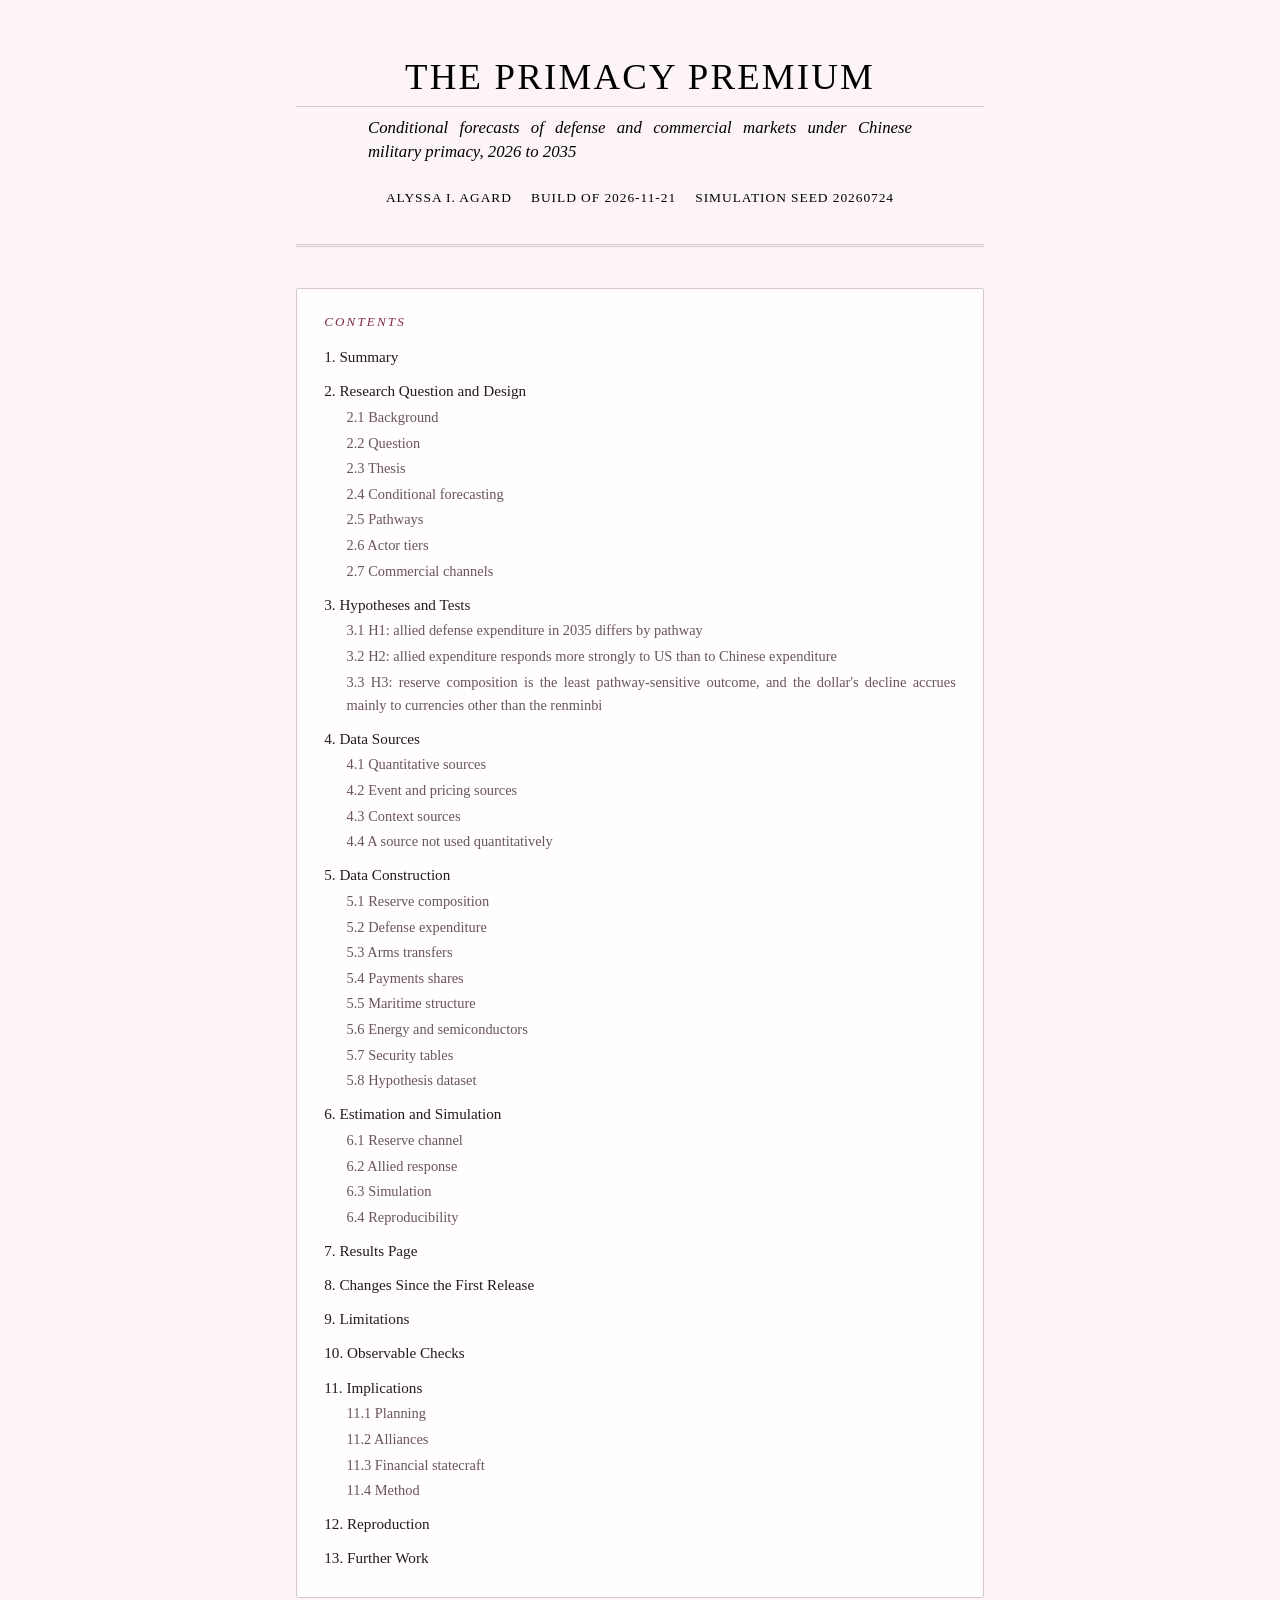
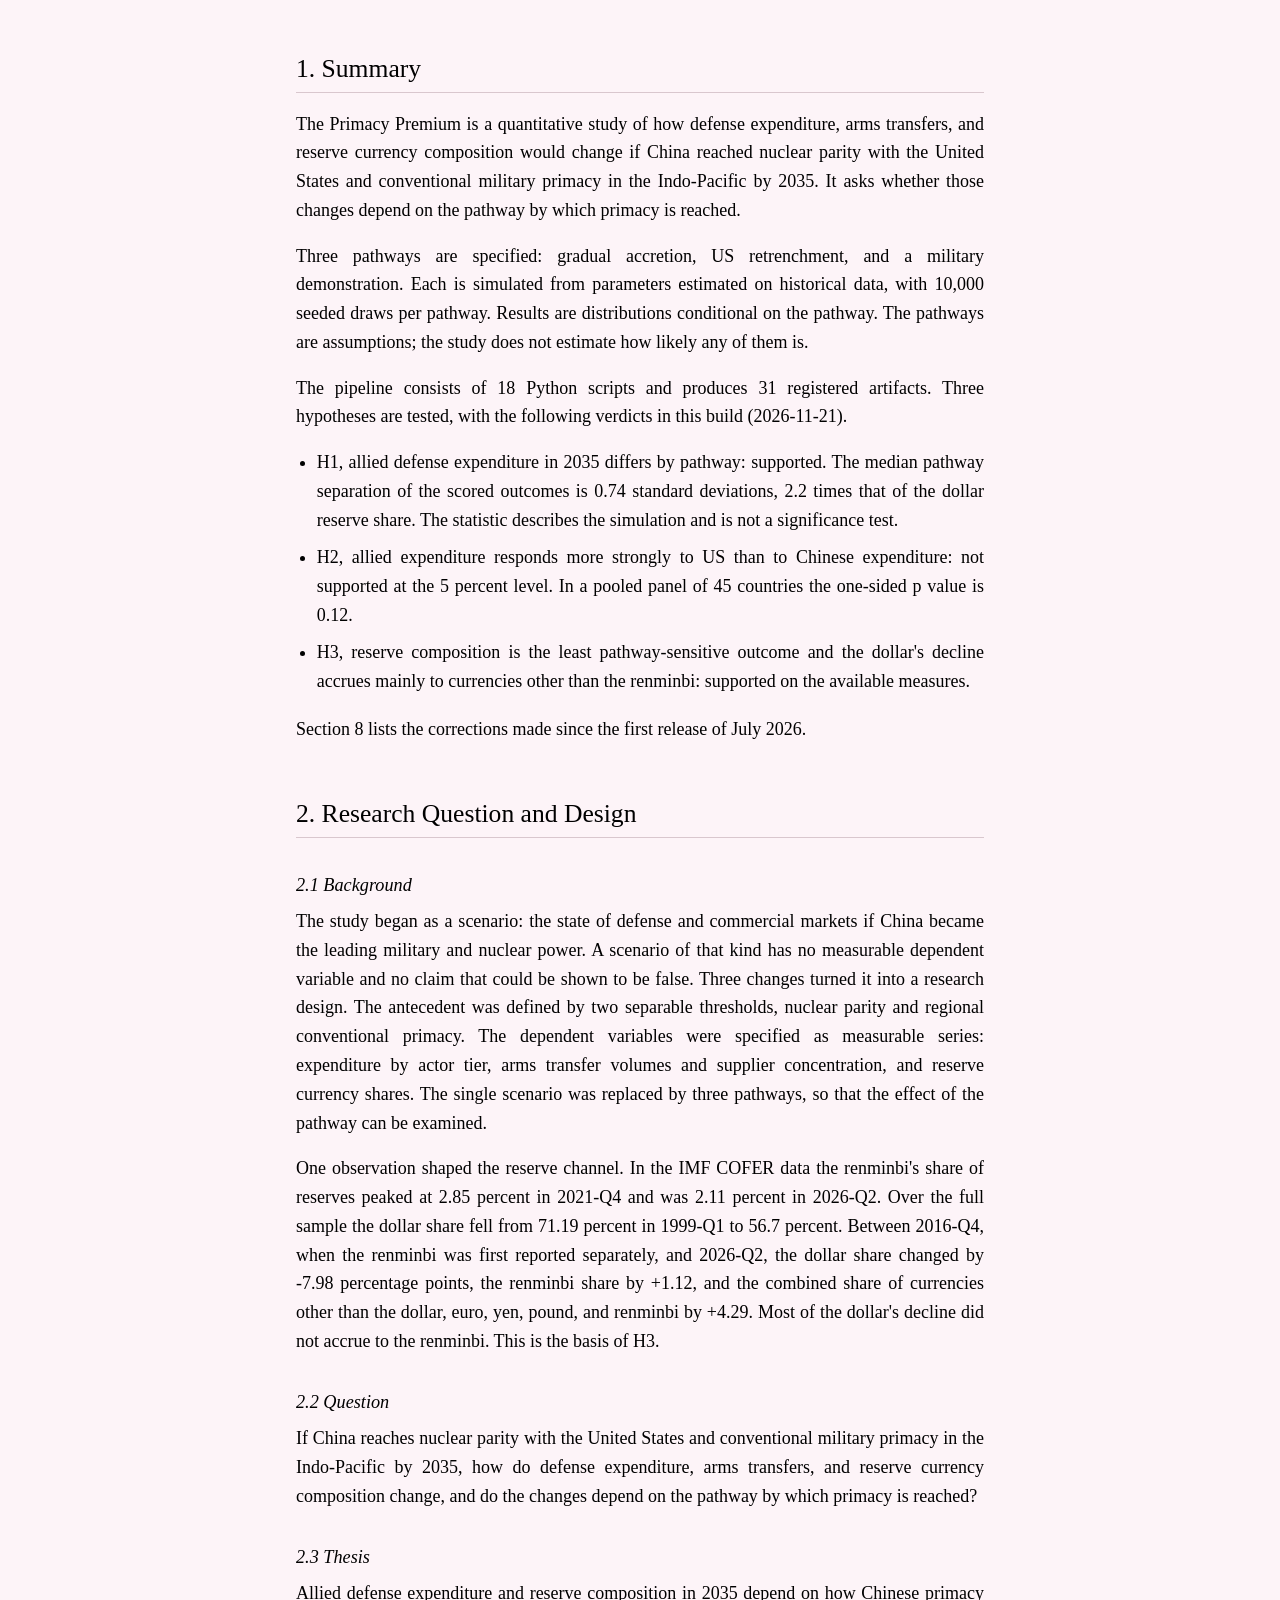
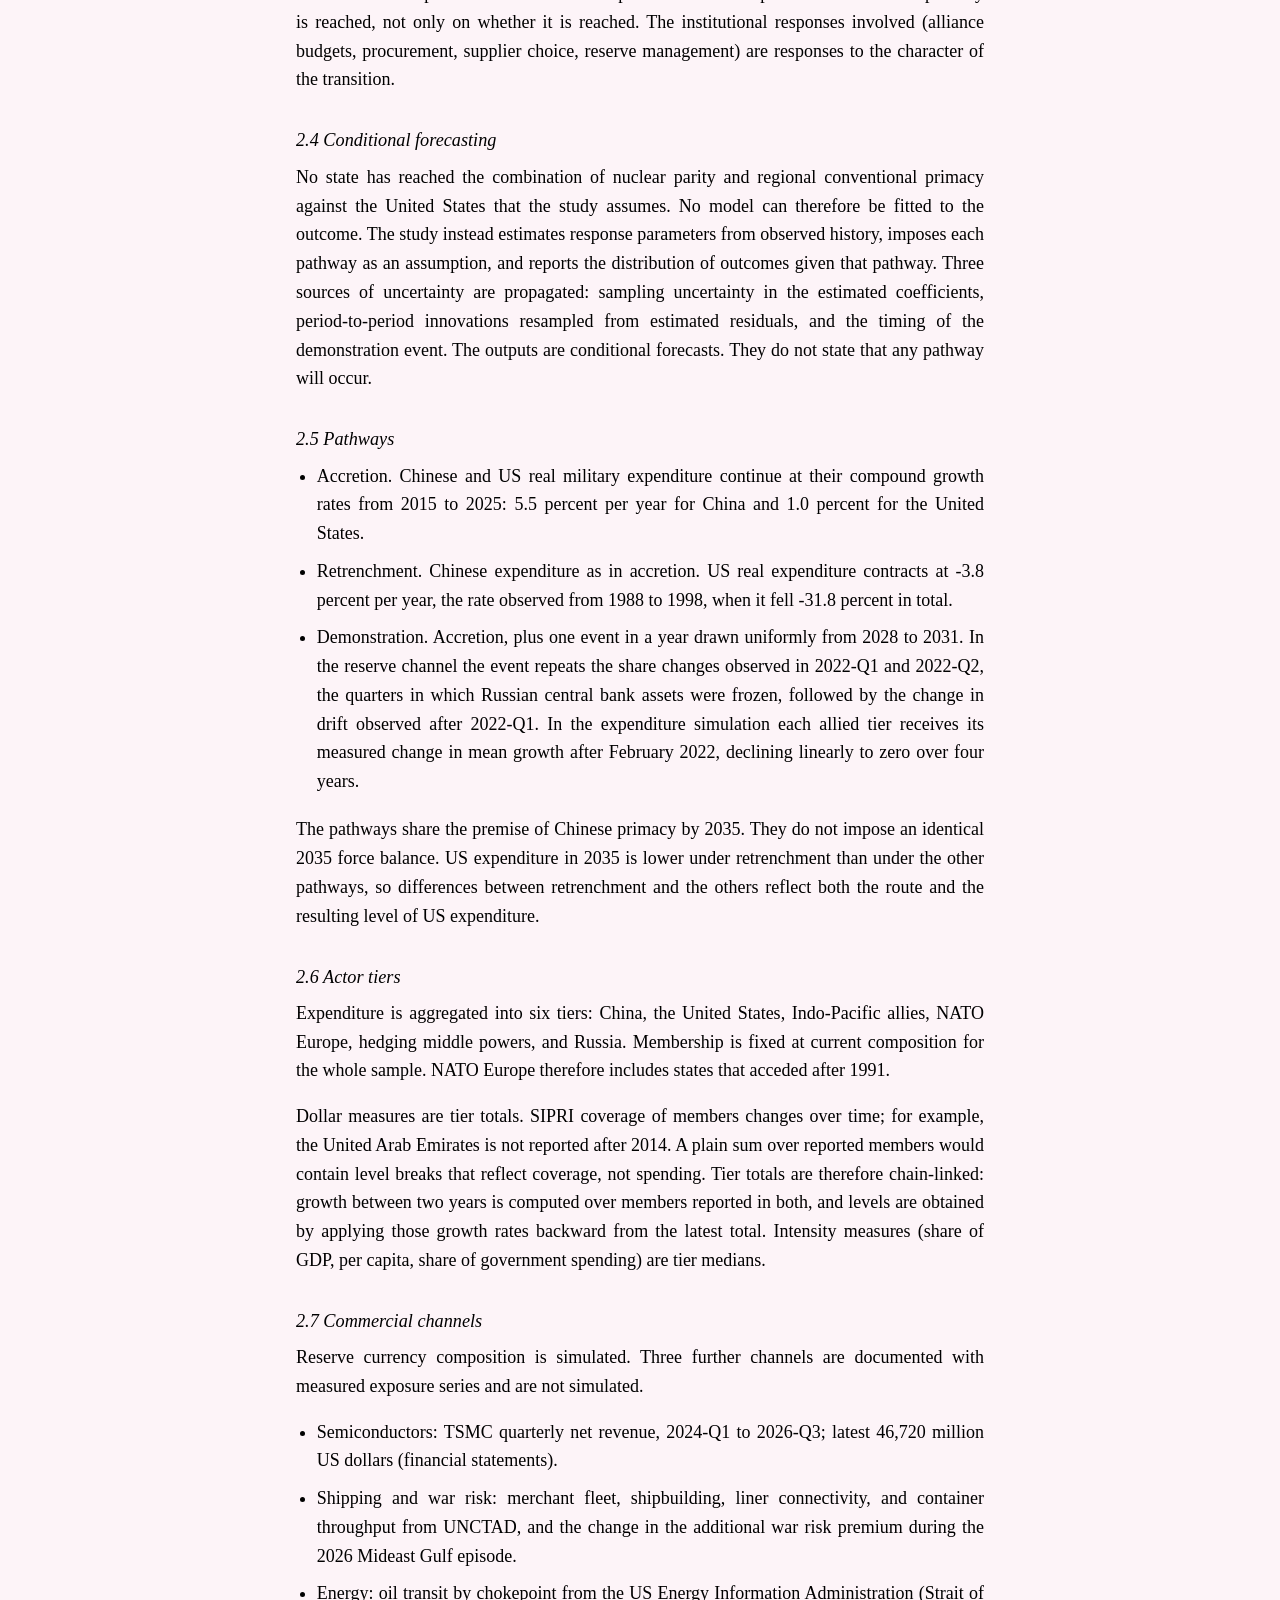
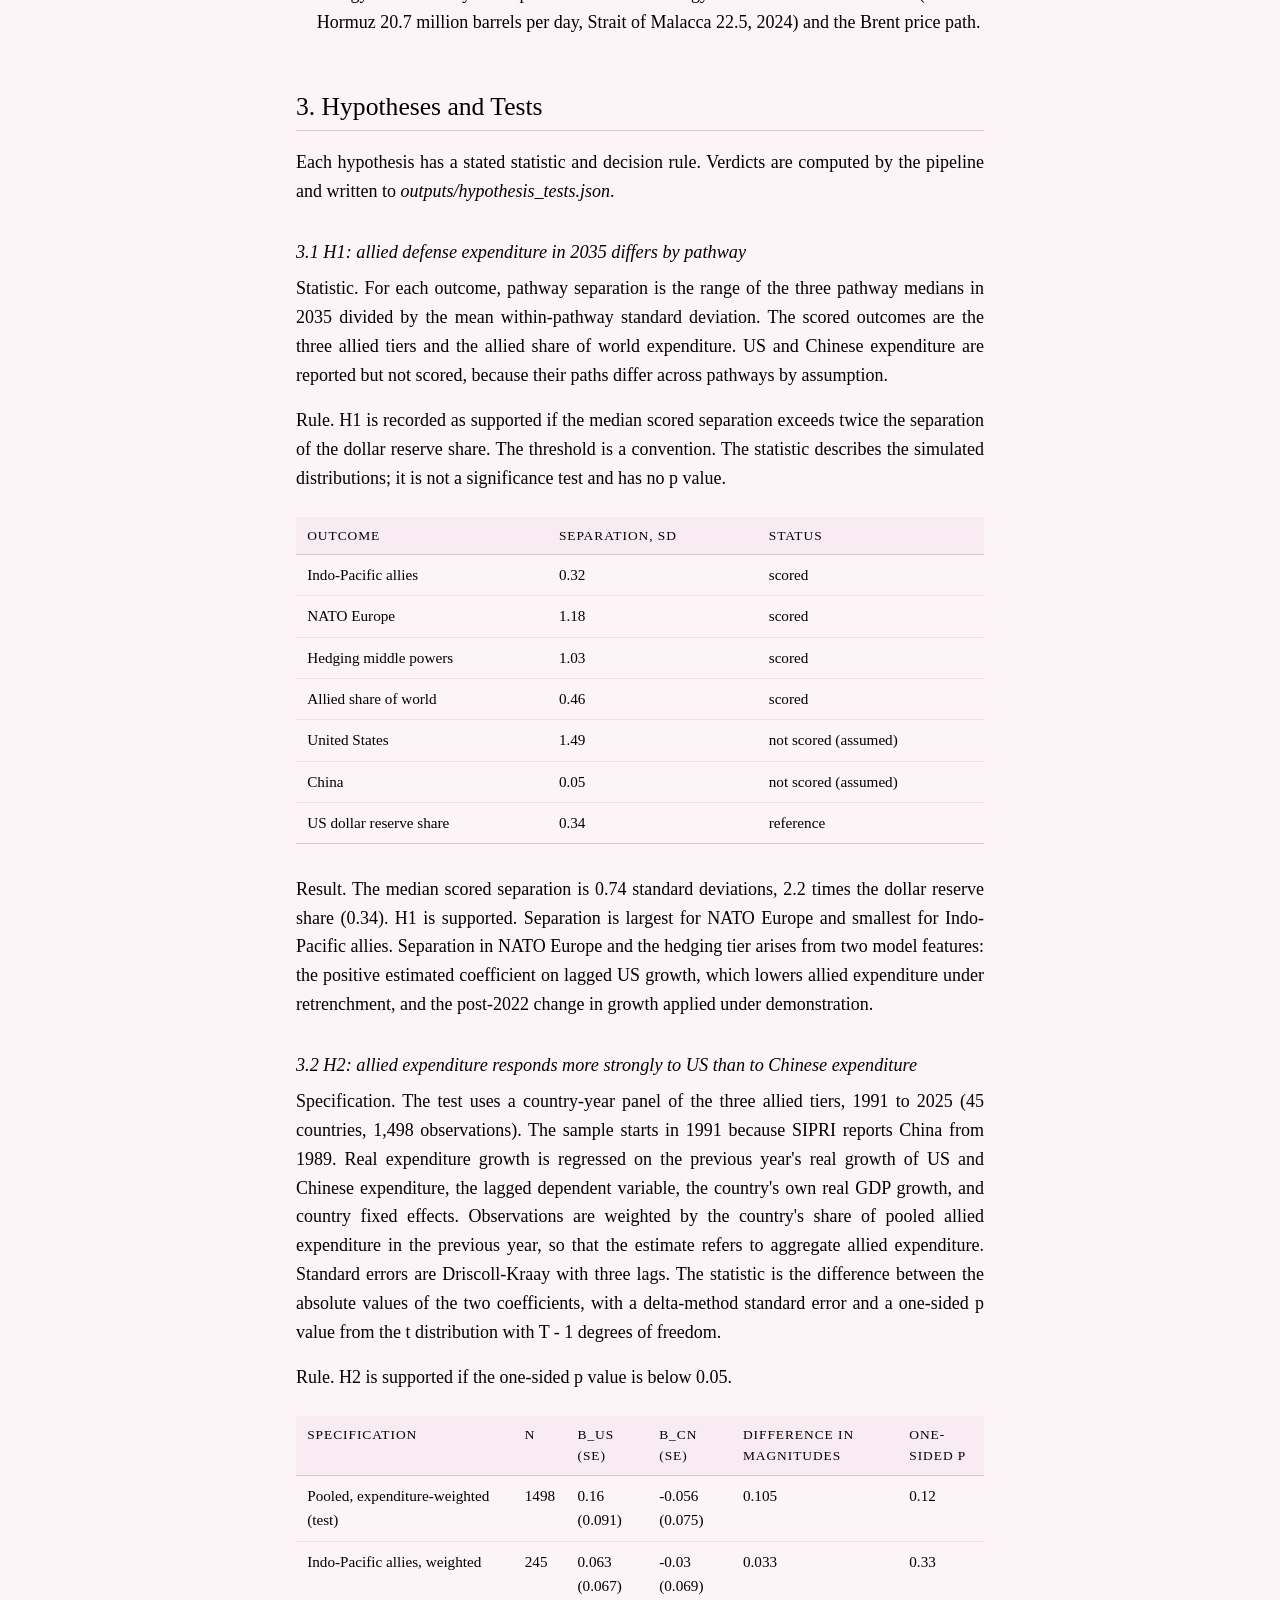
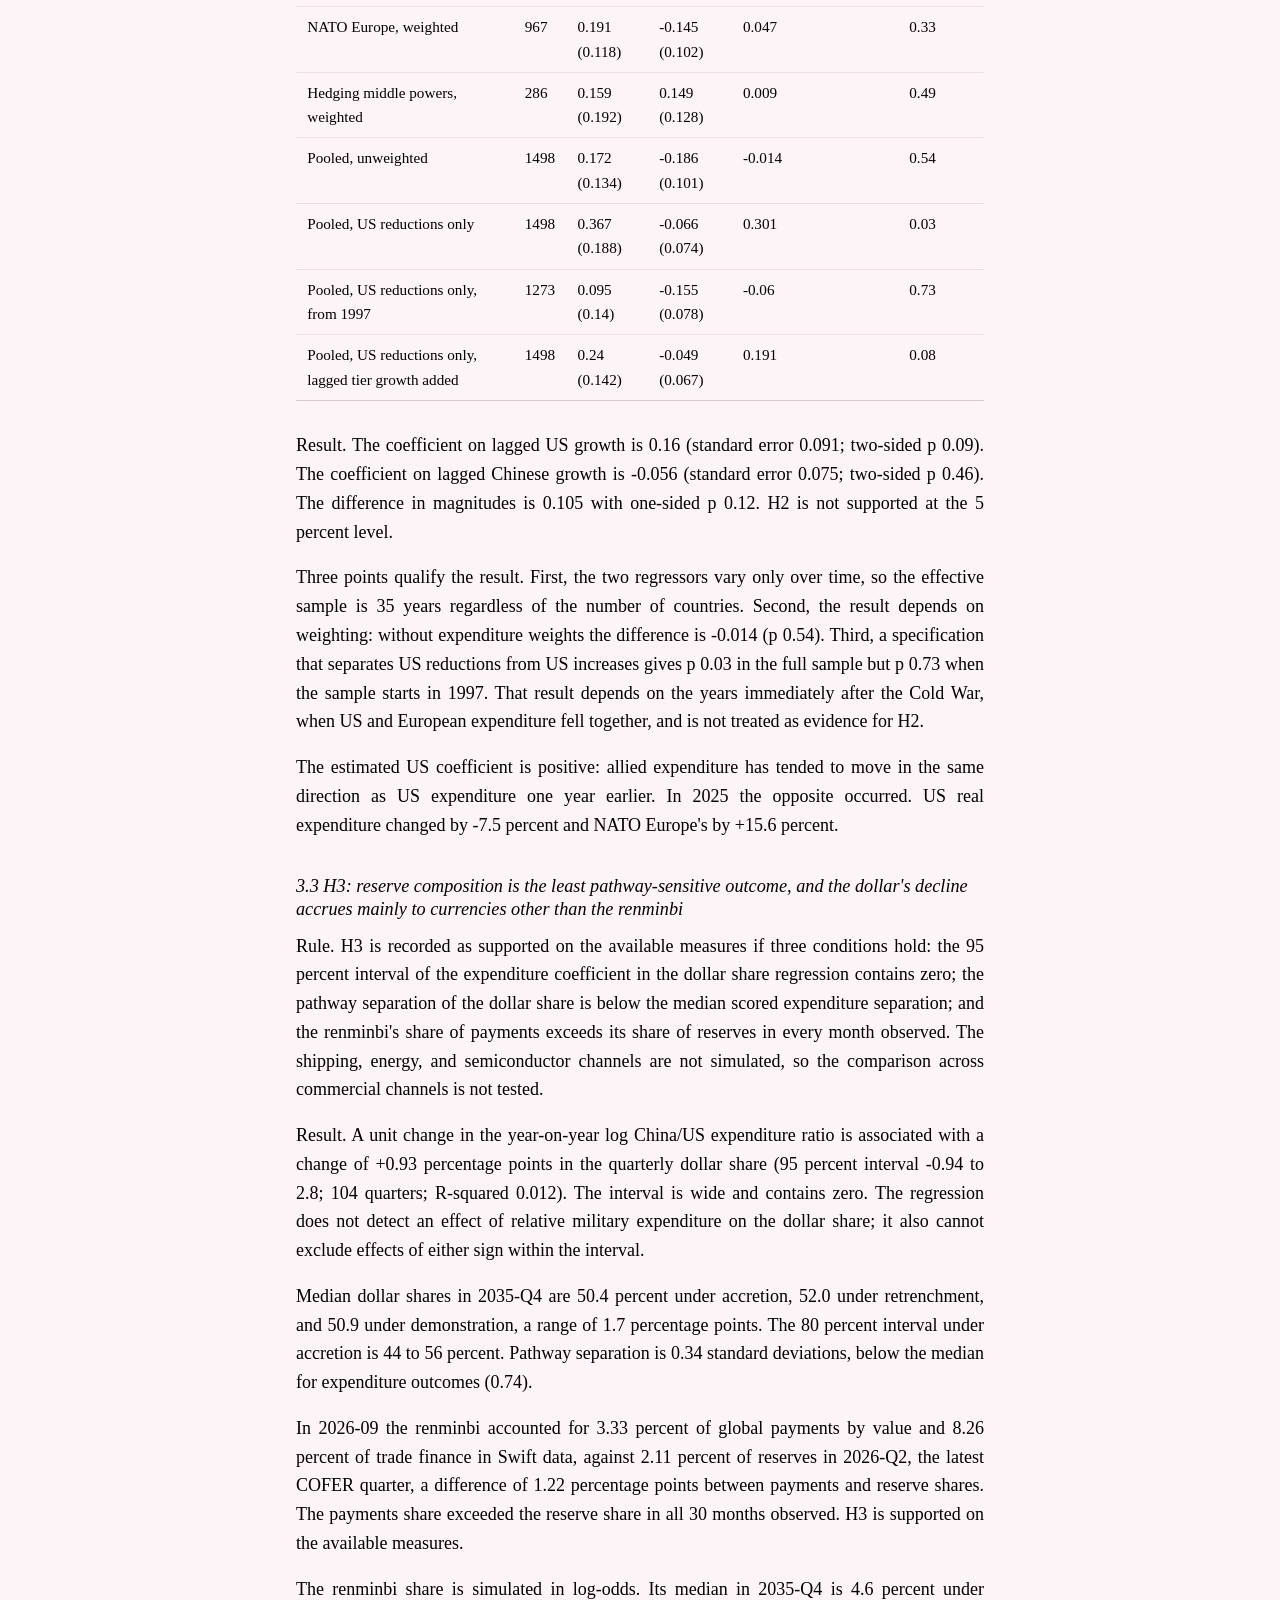
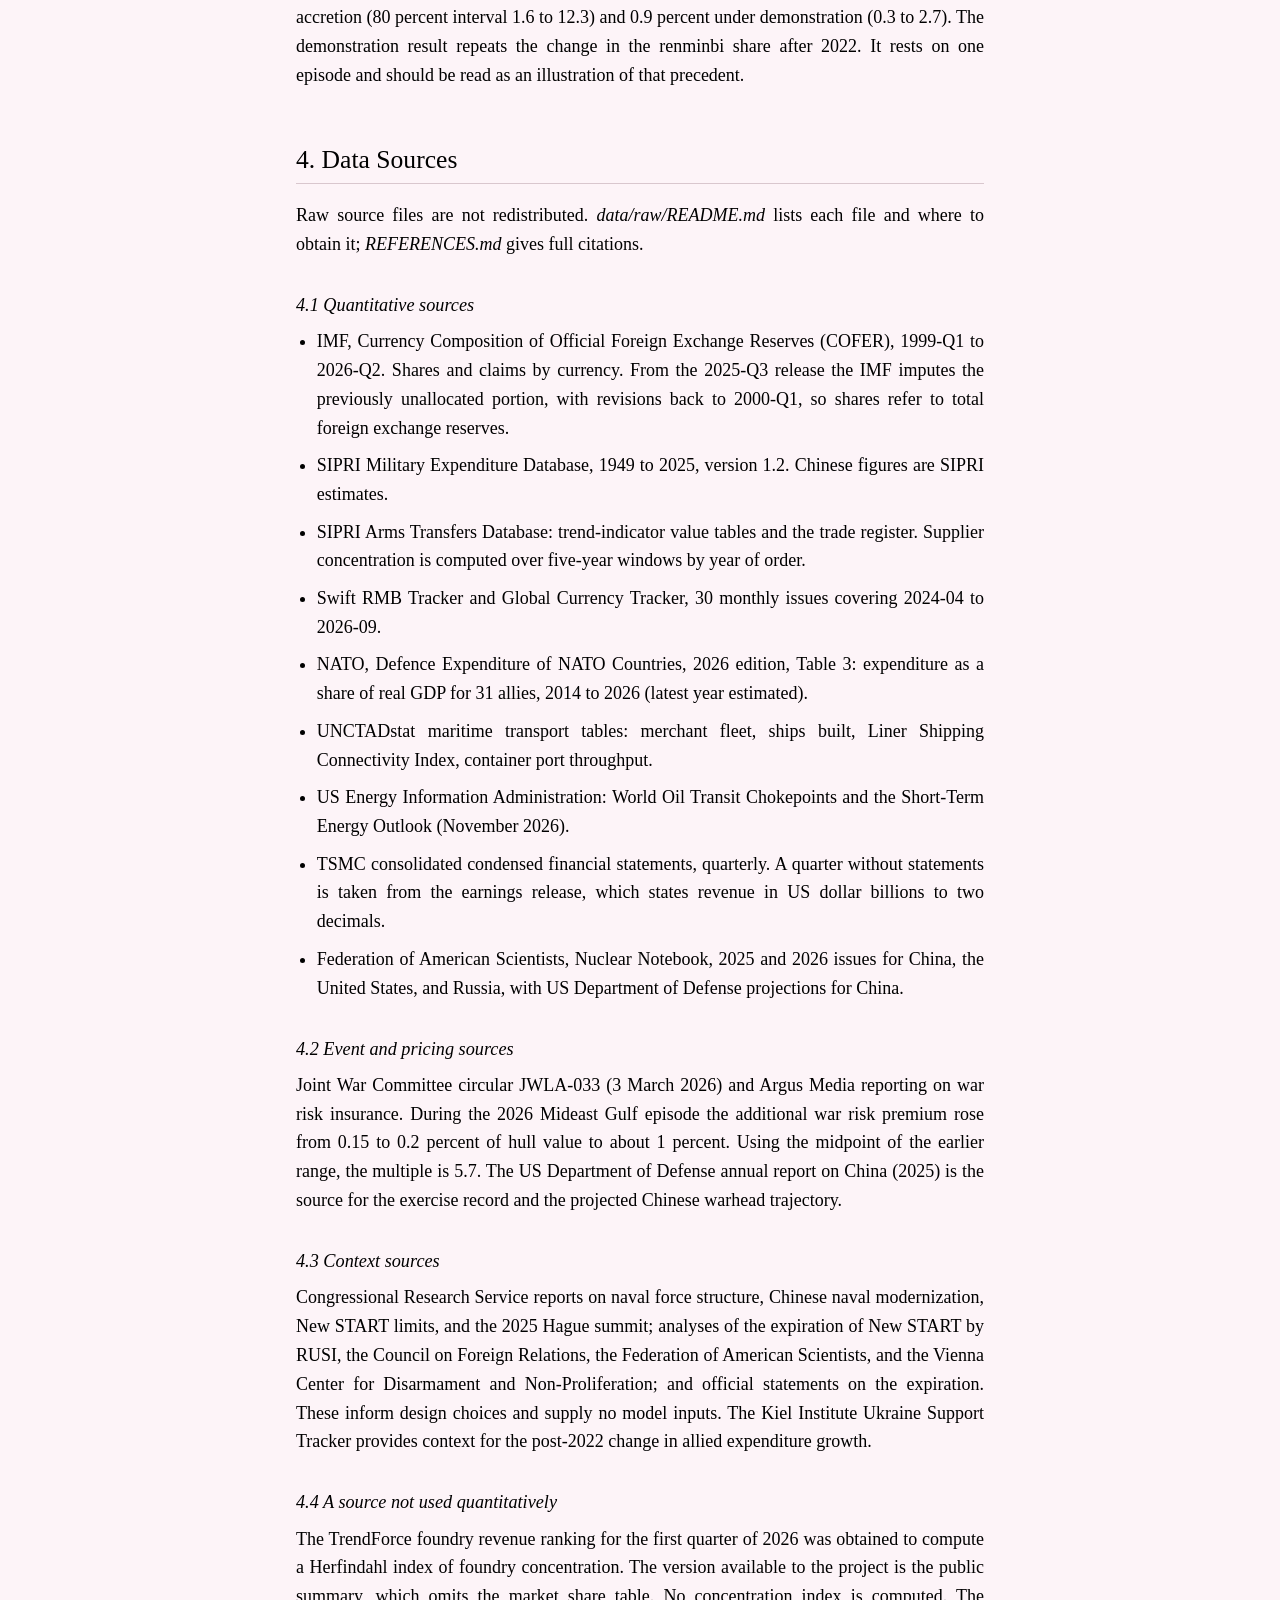
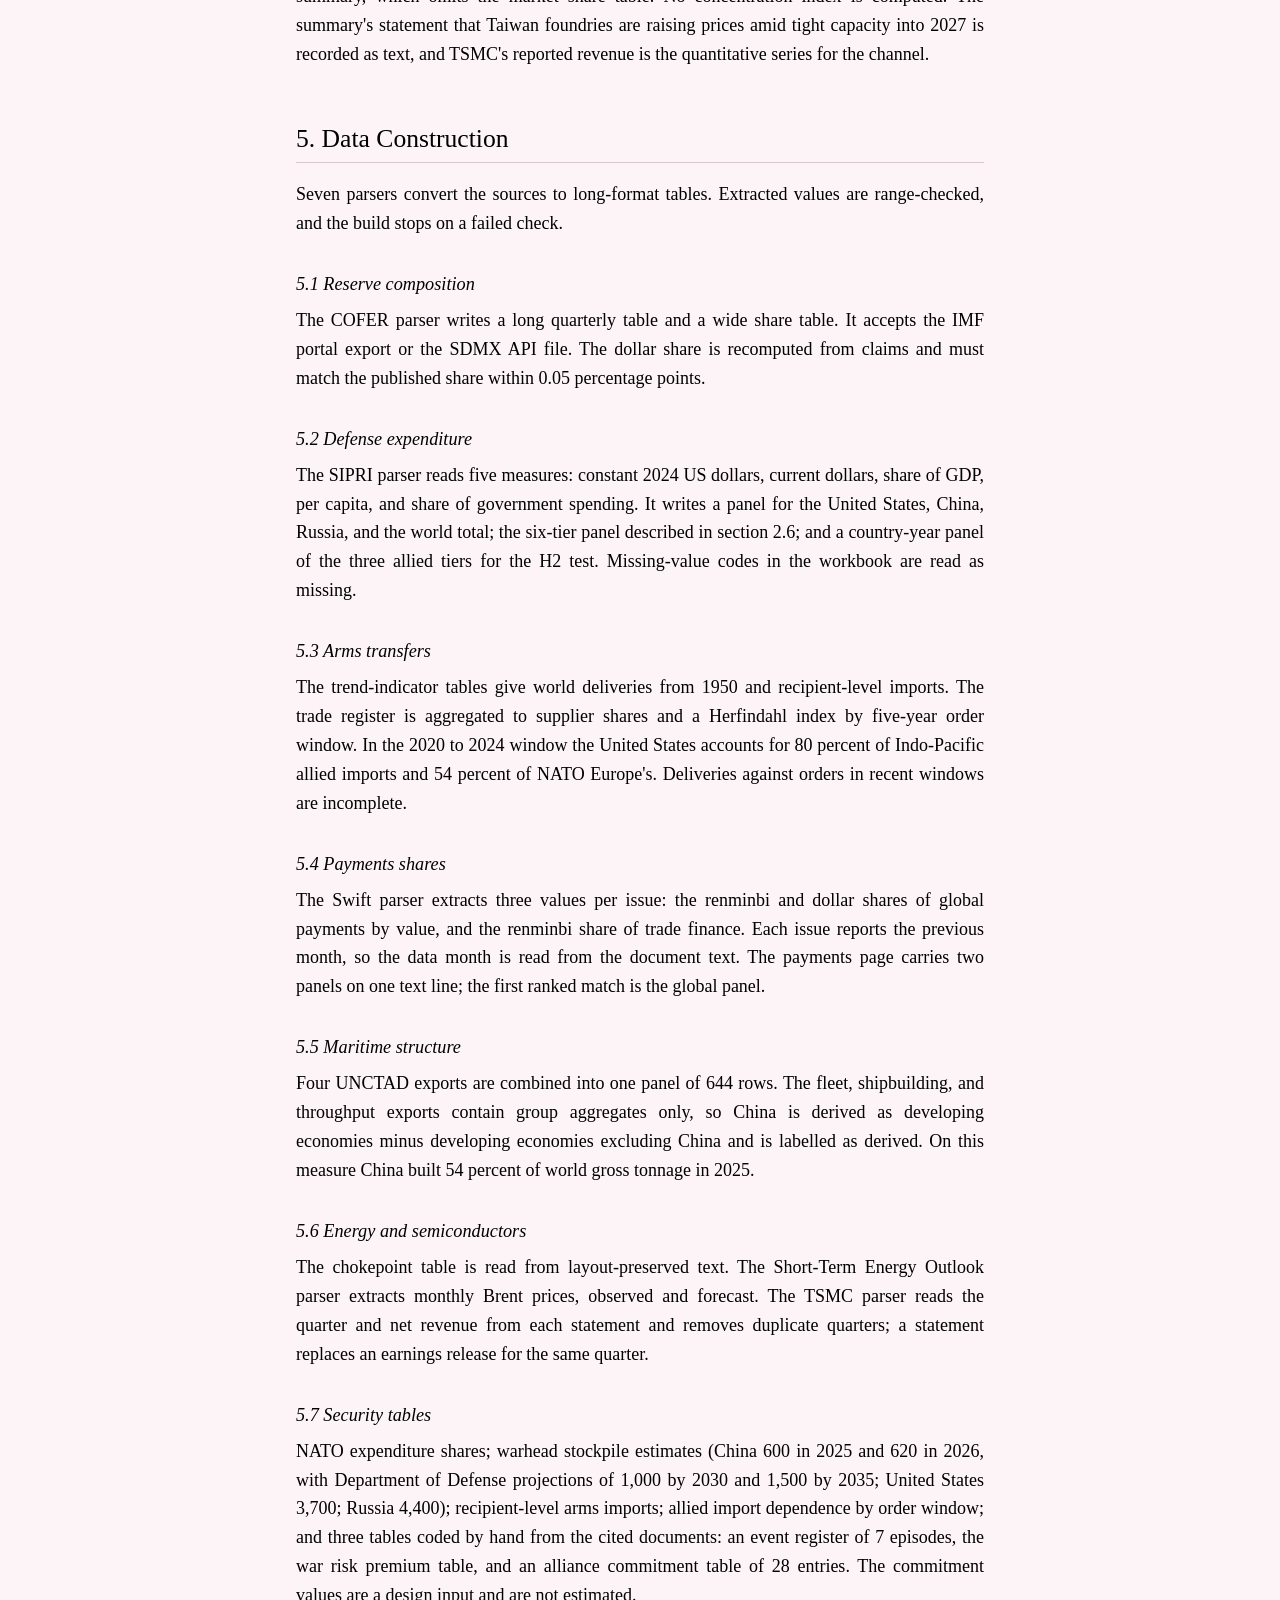
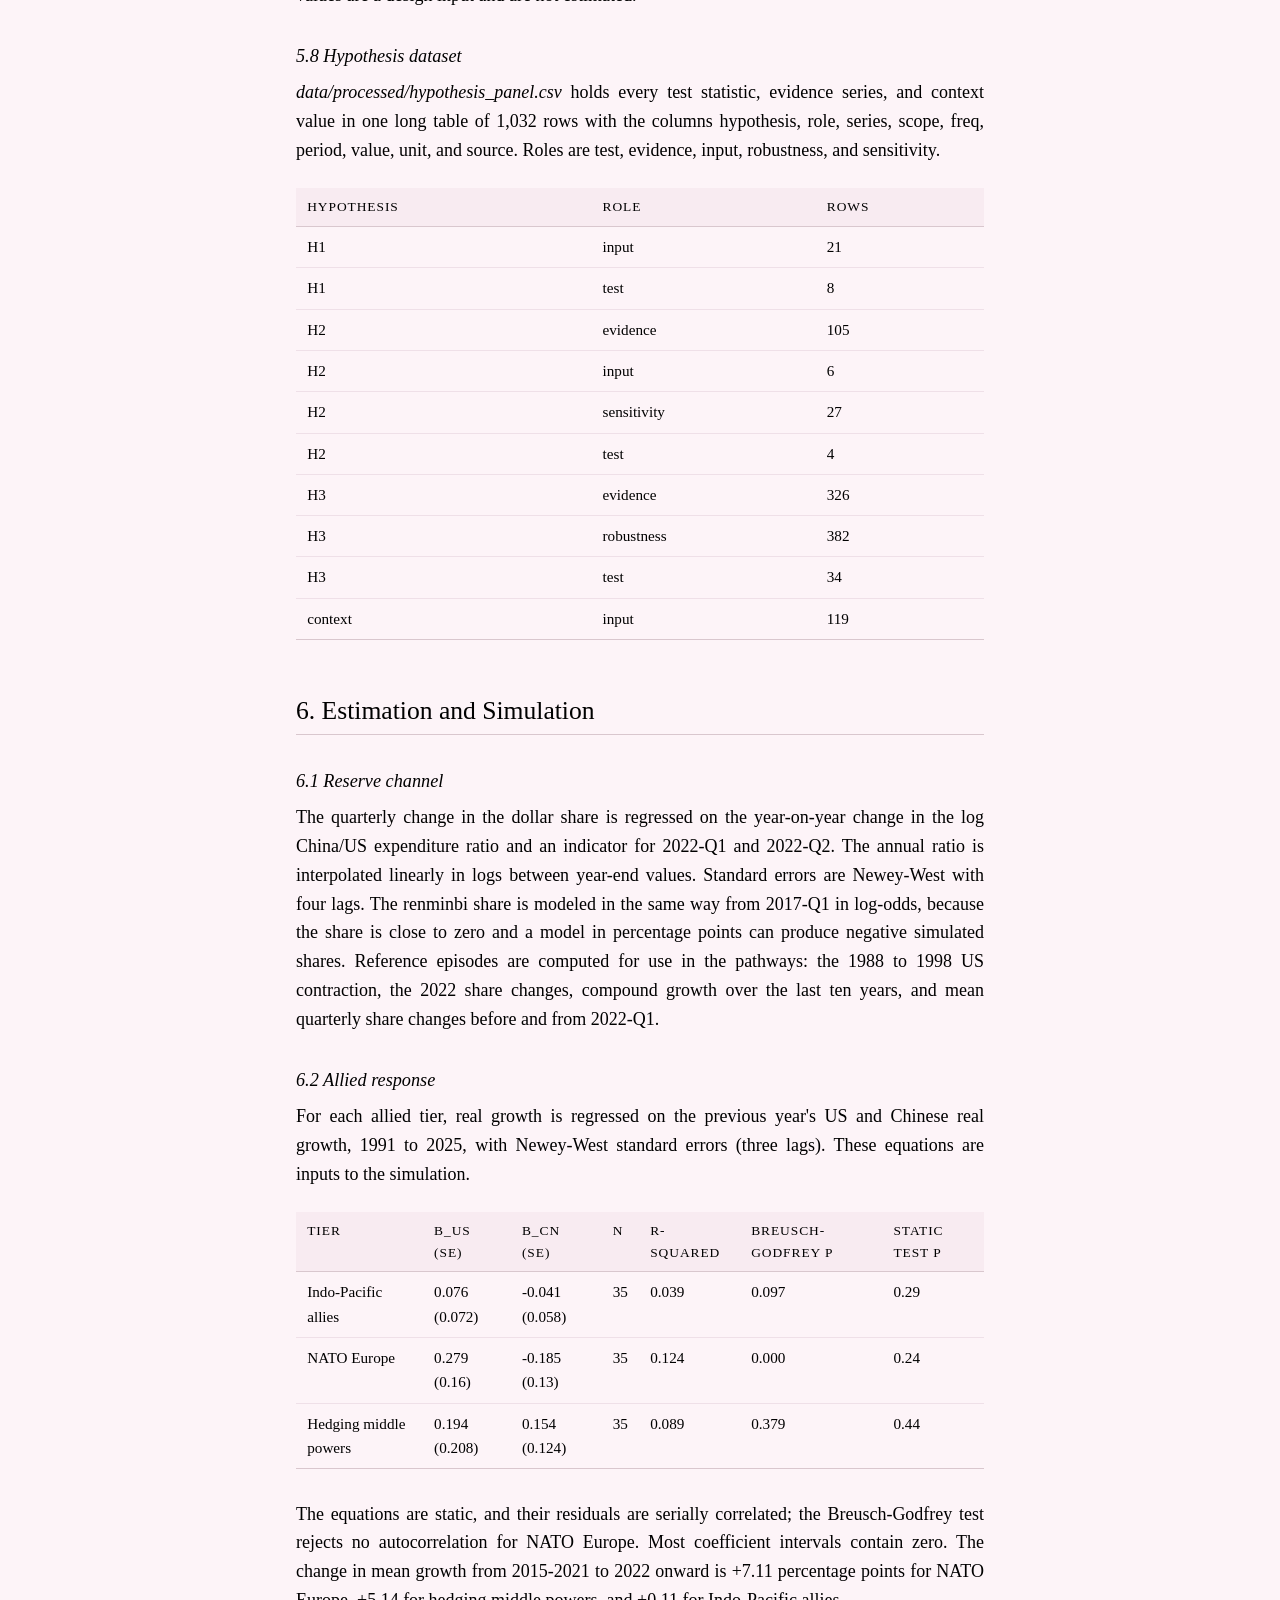
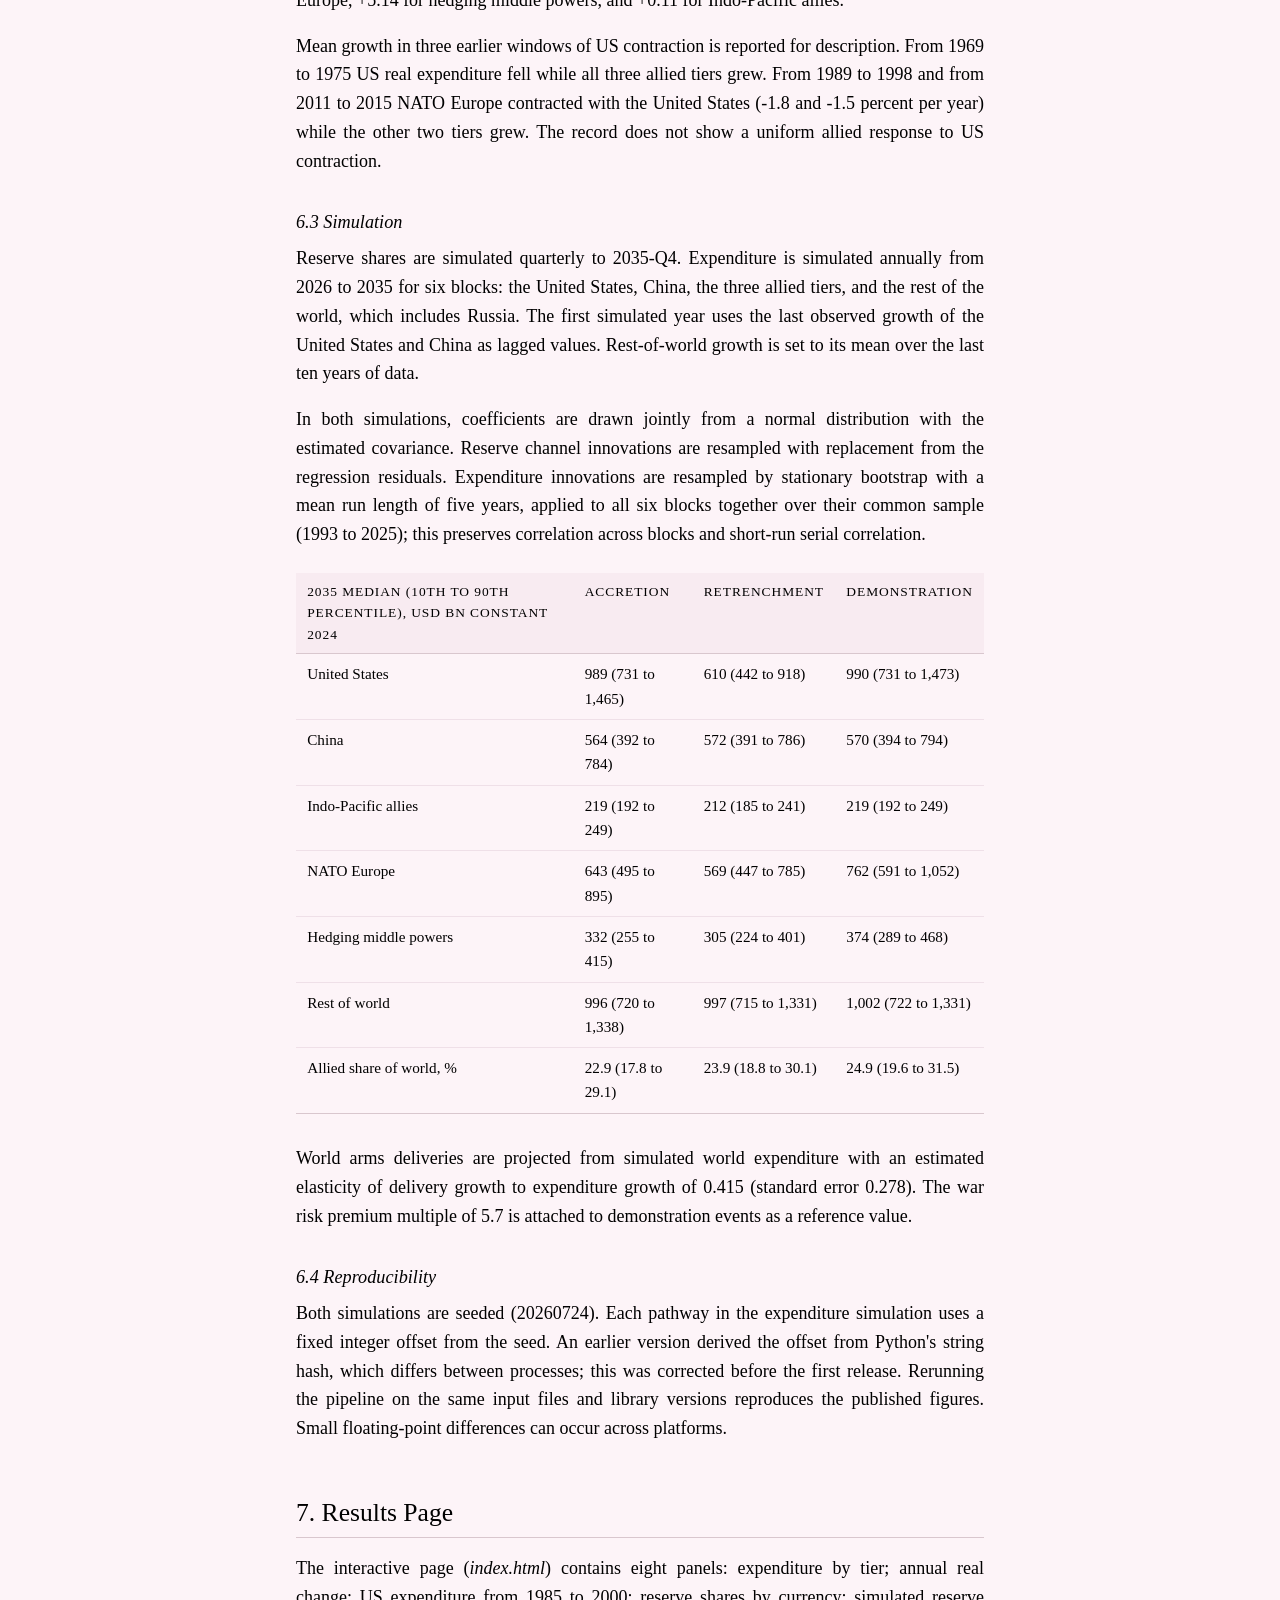
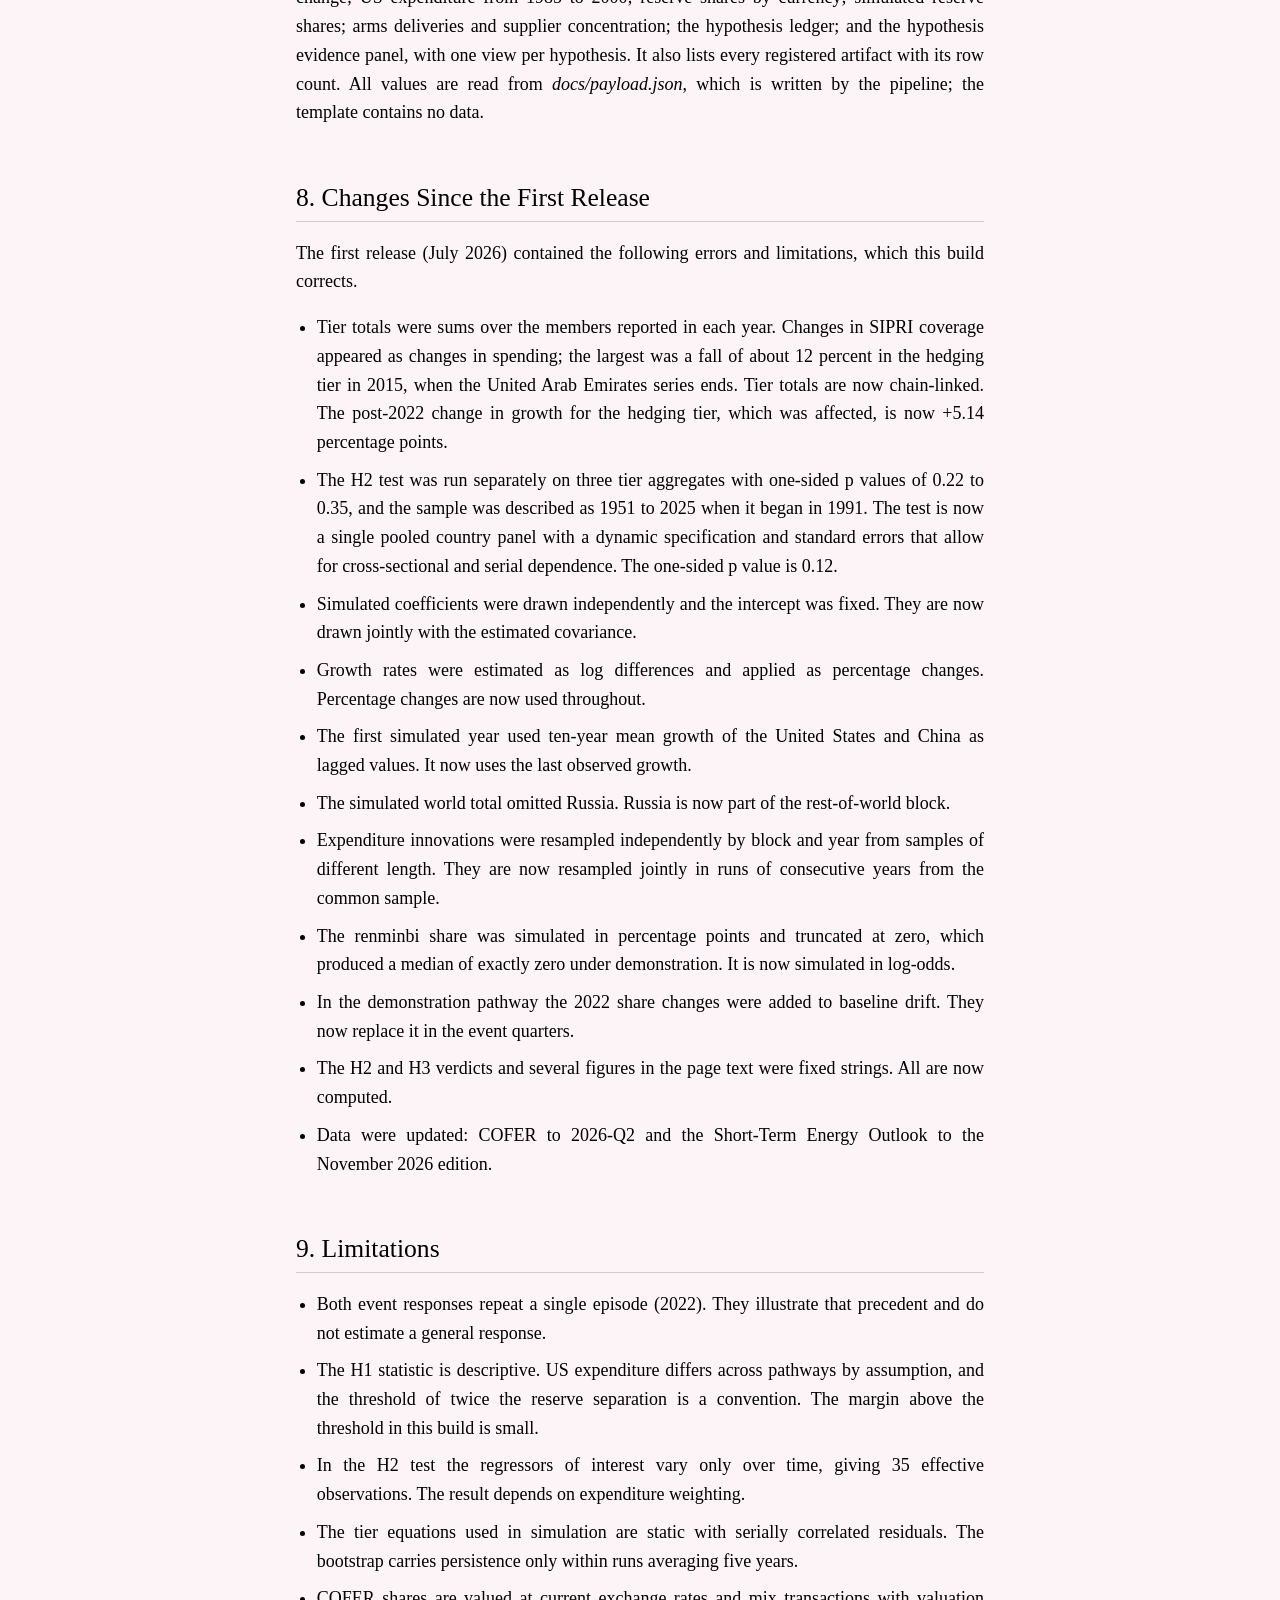
<file: report.html>
<!DOCTYPE html>
<html lang="en">
<head>
<meta charset="utf-8">
<meta name="viewport" content="width=device-width, initial-scale=1">
<title>The Primacy Premium: Report</title>
<meta name="description" content="Report on The Primacy Premium: conditional forecasts of defense and commercial markets under Chinese military primacy, 2026 to 2035.">
<meta name="author" content="Alyssa I. Agard">
<link rel="icon" type="image/png" sizes="32x32" href="favicon-32x32.png">
<link rel="icon" type="image/png" sizes="16x16" href="favicon-16x16.png">
<link rel="shortcut icon" href="favicon.ico">
<link rel="apple-touch-icon" sizes="180x180" href="apple-touch-icon.png">
<link rel="manifest" href="site.webmanifest">
<meta name="theme-color" content="#FFEFFE">
<style>
:root{
  --ground:#FDF4F8; --panel:#FFFDFE; --panel-2:#F8EBF1;
  --ink:#000000;
  --toc-1:#241A1E; --toc-2:#6A555B; --toc-h:#7B2D3E;
  --rule:#D9C7CE; --grid:#EFE0E8;
  --serif:"Times New Roman",Times,serif;
}
*{box-sizing:border-box}
html{-webkit-text-size-adjust:100%}
body{
  margin:0; background:var(--ground); color:var(--ink);
  font-family:var(--serif); font-size:18px; line-height:1.6;
  font-weight:400;
  font-kerning:normal; text-rendering:optimizeLegibility;
}
/* No bold weight is used. */
h1,h2,h3,h4,h5,h6,th,strong,b{font-weight:400}
.wrap{max-width:46rem; margin:0 auto; padding:3.5rem 1.5rem 6rem}

/* ---- title block ---- */
.doc-head{text-align:center; padding-bottom:2.2rem; margin-bottom:2.6rem;
  border-bottom:3px double var(--rule)}
.doc-title{
  font-size:2.3rem; line-height:1.15; margin:0 0 .6rem;
  letter-spacing:.06em; color:var(--ink);
}
.doc-sub{
  margin:0 auto 1.4rem; max-width:34rem; font-style:italic;
  color:var(--ink); font-size:1.05rem; line-height:1.45;
}
.doc-meta{display:flex; flex-wrap:wrap; justify-content:center; gap:.35rem 1.2rem;
  font-size:.84rem; color:var(--ink); letter-spacing:.07em;
  text-transform:uppercase}

/* ---- contents ---- */
.toc{background:var(--panel); border:1px solid var(--rule);
  padding:1.5rem 1.7rem; margin:0 0 3.4rem; border-radius:2px}
.toc-h{font-size:.82rem; letter-spacing:.16em; text-transform:uppercase;
  color:var(--toc-h); margin:0 0 .9rem}
.toc-list{list-style:none; margin:0; padding:0}
.toc-list li{margin:.16rem 0; font-size:.95rem; color:var(--toc-1)}
.toc-list li.lvl1{margin-top:.62rem}
.toc-list li.lvl1:first-child{margin-top:0}
.toc-list li.lvl2{padding-left:1.4rem; font-size:.9rem; color:var(--toc-2)}
.toc-list a{color:inherit; text-decoration:none;
  border-bottom:1px solid transparent; transition:border-color .15s,color .15s}
.toc-list a:hover{color:var(--toc-h); border-bottom-color:var(--rule)}

/* ---- headings ---- */
h1{font-size:1.6rem; line-height:1.25; color:var(--ink);
  margin:3.4rem 0 1.05rem; padding-bottom:.45rem;
  border-bottom:1px solid var(--rule);
  scroll-margin-top:1.5rem}
h1:first-of-type{margin-top:0}
h2{font-size:1.14rem; line-height:1.3; margin:2.2rem 0 .6rem;
  color:var(--ink); font-style:italic;
  scroll-margin-top:1.5rem}

/* ---- text ---- */
p{margin:0 0 1.05rem; text-align:justify; hyphens:auto; color:var(--ink)}
em{font-style:italic}
ul{margin:0 0 1.2rem; padding-left:1.3rem}
li{margin:0 0 .55rem; text-align:justify; hyphens:auto; color:var(--ink)}
li::marker{color:var(--ink)}
blockquote{margin:0 0 1.05rem 1.4rem; color:var(--ink)}
a{color:var(--ink)}

/* ---- table ---- */
table{width:100%; border-collapse:collapse; margin:1.5rem 0 1.9rem;
  font-size:.95rem}
caption{caption-side:bottom; padding-top:.6rem; font-size:.85rem;
  color:var(--ink); text-align:left; font-style:italic}
th,td{padding:.5rem .7rem; text-align:left; color:var(--ink);
  border-bottom:1px solid var(--grid)}
thead th{background:var(--panel-2); border-bottom:1.5px solid var(--rule);
  font-size:.84rem; letter-spacing:.07em; text-transform:uppercase}
tbody tr:last-child td{border-bottom:1.5px solid var(--rule)}

/* ---- responsive ---- */
@media (max-width:640px){
  body{font-size:17px}
  .wrap{padding:2.2rem 1.15rem 4rem}
  .doc-title{font-size:1.7rem; letter-spacing:.04em}
  h1{font-size:1.34rem}
  p,li{text-align:left; hyphens:none}
  .toc{padding:1.2rem 1.2rem}
}

/* ---- print ---- */
@media print{
  body{background:#fff; font-size:11pt; color:#000}
  .wrap{max-width:none; padding:0}
  .toc{break-after:page; border-color:#bbb}
  h1,h2{break-after:avoid; page-break-after:avoid}
  p,li{orphans:3; widows:3}
  table,tr{break-inside:avoid}
  a{color:#000; text-decoration:none}
}
code{font-family:var(--serif); font-style:italic}
table{display:table}
td,th{vertical-align:top}
</style>
</head>
<body>
<div class="wrap">
<header class="doc-head">
  <h1 class="doc-title">THE PRIMACY PREMIUM</h1>
  <p class="doc-sub">Conditional forecasts of defense and commercial markets under Chinese military primacy, 2026 to 2035</p>
  <div class="doc-meta">
    <span>Alyssa I. Agard</span><span>Build of 2026-11-21</span><span>simulation seed 20260724</span>
  </div>
</header>
<nav class="toc" aria-label="Table of contents">
<h2 class="toc-h">Contents</h2>
<ol class="toc-list">
<li class="lvl1"><a href="#1-summary">1. Summary</a></li>
<li class="lvl1"><a href="#2-research-question-and-design">2. Research Question and Design</a></li>
<li class="lvl2"><a href="#2-1-background">2.1 Background</a></li>
<li class="lvl2"><a href="#2-2-question">2.2 Question</a></li>
<li class="lvl2"><a href="#2-3-thesis">2.3 Thesis</a></li>
<li class="lvl2"><a href="#2-4-conditional-forecasting">2.4 Conditional forecasting</a></li>
<li class="lvl2"><a href="#2-5-pathways">2.5 Pathways</a></li>
<li class="lvl2"><a href="#2-6-actor-tiers">2.6 Actor tiers</a></li>
<li class="lvl2"><a href="#2-7-commercial-channels">2.7 Commercial channels</a></li>
<li class="lvl1"><a href="#3-hypotheses-and-tests">3. Hypotheses and Tests</a></li>
<li class="lvl2"><a href="#3-1-h1-allied-defense-expenditure-in-2035-differs-by-pathway">3.1 H1: allied defense expenditure in 2035 differs by pathway</a></li>
<li class="lvl2"><a href="#3-2-h2-allied-expenditure-responds-more-strongly-to-us-than-to-chinese-expenditure">3.2 H2: allied expenditure responds more strongly to US than to Chinese expenditure</a></li>
<li class="lvl2"><a href="#3-3-h3-reserve-composition-is-the-least-pathway-sensitive-outcome-and-the-dollar-s-decline-accrues-mainly-to-currencies-other-than-the-renminbi">3.3 H3: reserve composition is the least pathway-sensitive outcome, and the dollar's decline accrues mainly to currencies other than the renminbi</a></li>
<li class="lvl1"><a href="#4-data-sources">4. Data Sources</a></li>
<li class="lvl2"><a href="#4-1-quantitative-sources">4.1 Quantitative sources</a></li>
<li class="lvl2"><a href="#4-2-event-and-pricing-sources">4.2 Event and pricing sources</a></li>
<li class="lvl2"><a href="#4-3-context-sources">4.3 Context sources</a></li>
<li class="lvl2"><a href="#4-4-a-source-not-used-quantitatively">4.4 A source not used quantitatively</a></li>
<li class="lvl1"><a href="#5-data-construction">5. Data Construction</a></li>
<li class="lvl2"><a href="#5-1-reserve-composition">5.1 Reserve composition</a></li>
<li class="lvl2"><a href="#5-2-defense-expenditure">5.2 Defense expenditure</a></li>
<li class="lvl2"><a href="#5-3-arms-transfers">5.3 Arms transfers</a></li>
<li class="lvl2"><a href="#5-4-payments-shares">5.4 Payments shares</a></li>
<li class="lvl2"><a href="#5-5-maritime-structure">5.5 Maritime structure</a></li>
<li class="lvl2"><a href="#5-6-energy-and-semiconductors">5.6 Energy and semiconductors</a></li>
<li class="lvl2"><a href="#5-7-security-tables">5.7 Security tables</a></li>
<li class="lvl2"><a href="#5-8-hypothesis-dataset">5.8 Hypothesis dataset</a></li>
<li class="lvl1"><a href="#6-estimation-and-simulation">6. Estimation and Simulation</a></li>
<li class="lvl2"><a href="#6-1-reserve-channel">6.1 Reserve channel</a></li>
<li class="lvl2"><a href="#6-2-allied-response">6.2 Allied response</a></li>
<li class="lvl2"><a href="#6-3-simulation">6.3 Simulation</a></li>
<li class="lvl2"><a href="#6-4-reproducibility">6.4 Reproducibility</a></li>
<li class="lvl1"><a href="#7-results-page">7. Results Page</a></li>
<li class="lvl1"><a href="#8-changes-since-the-first-release">8. Changes Since the First Release</a></li>
<li class="lvl1"><a href="#9-limitations">9. Limitations</a></li>
<li class="lvl1"><a href="#10-observable-checks">10. Observable Checks</a></li>
<li class="lvl1"><a href="#11-implications">11. Implications</a></li>
<li class="lvl2"><a href="#11-1-planning">11.1 Planning</a></li>
<li class="lvl2"><a href="#11-2-alliances">11.2 Alliances</a></li>
<li class="lvl2"><a href="#11-3-financial-statecraft">11.3 Financial statecraft</a></li>
<li class="lvl2"><a href="#11-4-method">11.4 Method</a></li>
<li class="lvl1"><a href="#12-reproduction">12. Reproduction</a></li>
<li class="lvl1"><a href="#13-further-work">13. Further Work</a></li>
</ol>
</nav>
<main>
<h1 id="1-summary">1. Summary</h1>
<p>The Primacy Premium is a quantitative study of how defense expenditure, arms transfers, and reserve currency composition would change if China reached nuclear parity with the United States and conventional military primacy in the Indo-Pacific by 2035. It asks whether those changes depend on the pathway by which primacy is reached.</p>
<p>Three pathways are specified: gradual accretion, US retrenchment, and a military demonstration. Each is simulated from parameters estimated on historical data, with 10,000 seeded draws per pathway. Results are distributions conditional on the pathway. The pathways are assumptions; the study does not estimate how likely any of them is.</p>
<p>The pipeline consists of 18 Python scripts and produces 31 registered artifacts. Three hypotheses are tested, with the following verdicts in this build (2026-11-21).</p>
<ul>
<li>H1, allied defense expenditure in 2035 differs by pathway: supported. The median pathway separation of the scored outcomes is 0.74 standard deviations, 2.2 times that of the dollar reserve share. The statistic describes the simulation and is not a significance test.</li>
<li>H2, allied expenditure responds more strongly to US than to Chinese expenditure: not supported at the 5 percent level. In a pooled panel of 45 countries the one-sided p value is 0.12.</li>
<li>H3, reserve composition is the least pathway-sensitive outcome and the dollar's decline accrues mainly to currencies other than the renminbi: supported on the available measures.</li>
</ul>
<p>Section 8 lists the corrections made since the first release of July 2026.</p>
<h1 id="2-research-question-and-design">2. Research Question and Design</h1>
<h2 id="2-1-background">2.1 Background</h2>
<p>The study began as a scenario: the state of defense and commercial markets if China became the leading military and nuclear power. A scenario of that kind has no measurable dependent variable and no claim that could be shown to be false. Three changes turned it into a research design. The antecedent was defined by two separable thresholds, nuclear parity and regional conventional primacy. The dependent variables were specified as measurable series: expenditure by actor tier, arms transfer volumes and supplier concentration, and reserve currency shares. The single scenario was replaced by three pathways, so that the effect of the pathway can be examined.</p>
<p>One observation shaped the reserve channel. In the IMF COFER data the renminbi's share of reserves peaked at 2.85 percent in 2021-Q4 and was 2.11 percent in 2026-Q2. Over the full sample the dollar share fell from 71.19 percent in 1999-Q1 to 56.7 percent. Between 2016-Q4, when the renminbi was first reported separately, and 2026-Q2, the dollar share changed by -7.98 percentage points, the renminbi share by +1.12, and the combined share of currencies other than the dollar, euro, yen, pound, and renminbi by +4.29. Most of the dollar's decline did not accrue to the renminbi. This is the basis of H3.</p>
<h2 id="2-2-question">2.2 Question</h2>
<p>If China reaches nuclear parity with the United States and conventional military primacy in the Indo-Pacific by 2035, how do defense expenditure, arms transfers, and reserve currency composition change, and do the changes depend on the pathway by which primacy is reached?</p>
<h2 id="2-3-thesis">2.3 Thesis</h2>
<p>Allied defense expenditure and reserve composition in 2035 depend on how Chinese primacy is reached, not only on whether it is reached. The institutional responses involved (alliance budgets, procurement, supplier choice, reserve management) are responses to the character of the transition.</p>
<h2 id="2-4-conditional-forecasting">2.4 Conditional forecasting</h2>
<p>No state has reached the combination of nuclear parity and regional conventional primacy against the United States that the study assumes. No model can therefore be fitted to the outcome. The study instead estimates response parameters from observed history, imposes each pathway as an assumption, and reports the distribution of outcomes given that pathway. Three sources of uncertainty are propagated: sampling uncertainty in the estimated coefficients, period-to-period innovations resampled from estimated residuals, and the timing of the demonstration event. The outputs are conditional forecasts. They do not state that any pathway will occur.</p>
<h2 id="2-5-pathways">2.5 Pathways</h2>
<ul>
<li>Accretion. Chinese and US real military expenditure continue at their compound growth rates from 2015 to 2025: 5.5 percent per year for China and 1.0 percent for the United States.</li>
<li>Retrenchment. Chinese expenditure as in accretion. US real expenditure contracts at -3.8 percent per year, the rate observed from 1988 to 1998, when it fell -31.8 percent in total.</li>
<li>Demonstration. Accretion, plus one event in a year drawn uniformly from 2028 to 2031. In the reserve channel the event repeats the share changes observed in 2022-Q1 and 2022-Q2, the quarters in which Russian central bank assets were frozen, followed by the change in drift observed after 2022-Q1. In the expenditure simulation each allied tier receives its measured change in mean growth after February 2022, declining linearly to zero over four years.</li>
</ul>
<p>The pathways share the premise of Chinese primacy by 2035. They do not impose an identical 2035 force balance. US expenditure in 2035 is lower under retrenchment than under the other pathways, so differences between retrenchment and the others reflect both the route and the resulting level of US expenditure.</p>
<h2 id="2-6-actor-tiers">2.6 Actor tiers</h2>
<p>Expenditure is aggregated into six tiers: China, the United States, Indo-Pacific allies, NATO Europe, hedging middle powers, and Russia. Membership is fixed at current composition for the whole sample. NATO Europe therefore includes states that acceded after 1991.</p>
<p>Dollar measures are tier totals. SIPRI coverage of members changes over time; for example, the United Arab Emirates is not reported after 2014. A plain sum over reported members would contain level breaks that reflect coverage, not spending. Tier totals are therefore chain-linked: growth between two years is computed over members reported in both, and levels are obtained by applying those growth rates backward from the latest total. Intensity measures (share of GDP, per capita, share of government spending) are tier medians.</p>
<h2 id="2-7-commercial-channels">2.7 Commercial channels</h2>
<p>Reserve currency composition is simulated. Three further channels are documented with measured exposure series and are not simulated.</p>
<ul>
<li>Semiconductors: TSMC quarterly net revenue, 2024-Q1 to 2026-Q3; latest 46,720 million US dollars (financial statements).</li>
<li>Shipping and war risk: merchant fleet, shipbuilding, liner connectivity, and container throughput from UNCTAD, and the change in the additional war risk premium during the 2026 Mideast Gulf episode.</li>
<li>Energy: oil transit by chokepoint from the US Energy Information Administration (Strait of Hormuz 20.7 million barrels per day, Strait of Malacca 22.5, 2024) and the Brent price path.</li>
</ul>
<h1 id="3-hypotheses-and-tests">3. Hypotheses and Tests</h1>
<p>Each hypothesis has a stated statistic and decision rule. Verdicts are computed by the pipeline and written to <code>outputs/hypothesis_tests.json</code>.</p>
<h2 id="3-1-h1-allied-defense-expenditure-in-2035-differs-by-pathway">3.1 H1: allied defense expenditure in 2035 differs by pathway</h2>
<p>Statistic. For each outcome, pathway separation is the range of the three pathway medians in 2035 divided by the mean within-pathway standard deviation. The scored outcomes are the three allied tiers and the allied share of world expenditure. US and Chinese expenditure are reported but not scored, because their paths differ across pathways by assumption.</p>
<p>Rule. H1 is recorded as supported if the median scored separation exceeds twice the separation of the dollar reserve share. The threshold is a convention. The statistic describes the simulated distributions; it is not a significance test and has no p value.</p>
<table>
<thead><tr><th>Outcome</th><th>Separation, sd</th><th>Status</th></tr></thead>
<tbody>
<tr><td>Indo-Pacific allies</td><td>0.32</td><td>scored</td></tr>
<tr><td>NATO Europe</td><td>1.18</td><td>scored</td></tr>
<tr><td>Hedging middle powers</td><td>1.03</td><td>scored</td></tr>
<tr><td>Allied share of world</td><td>0.46</td><td>scored</td></tr>
<tr><td>United States</td><td>1.49</td><td>not scored (assumed)</td></tr>
<tr><td>China</td><td>0.05</td><td>not scored (assumed)</td></tr>
<tr><td>US dollar reserve share</td><td>0.34</td><td>reference</td></tr>
</tbody>
</table>
<p>Result. The median scored separation is 0.74 standard deviations, 2.2 times the dollar reserve share (0.34). H1 is supported. Separation is largest for NATO Europe and smallest for Indo-Pacific allies. Separation in NATO Europe and the hedging tier arises from two model features: the positive estimated coefficient on lagged US growth, which lowers allied expenditure under retrenchment, and the post-2022 change in growth applied under demonstration.</p>
<h2 id="3-2-h2-allied-expenditure-responds-more-strongly-to-us-than-to-chinese-expenditure">3.2 H2: allied expenditure responds more strongly to US than to Chinese expenditure</h2>
<p>Specification. The test uses a country-year panel of the three allied tiers, 1991 to 2025 (45 countries, 1,498 observations). The sample starts in 1991 because SIPRI reports China from 1989. Real expenditure growth is regressed on the previous year's real growth of US and Chinese expenditure, the lagged dependent variable, the country's own real GDP growth, and country fixed effects. Observations are weighted by the country's share of pooled allied expenditure in the previous year, so that the estimate refers to aggregate allied expenditure. Standard errors are Driscoll-Kraay with three lags. The statistic is the difference between the absolute values of the two coefficients, with a delta-method standard error and a one-sided p value from the t distribution with T - 1 degrees of freedom.</p>
<p>Rule. H2 is supported if the one-sided p value is below 0.05.</p>
<table>
<thead><tr><th>Specification</th><th>N</th><th>b_us (se)</th><th>b_cn (se)</th><th>Difference in magnitudes</th><th>One-sided p</th></tr></thead>
<tbody>
<tr><td>Pooled, expenditure-weighted (test)</td><td>1498</td><td>0.16 (0.091)</td><td>-0.056 (0.075)</td><td>0.105</td><td>0.12</td></tr>
<tr><td>Indo-Pacific allies, weighted</td><td>245</td><td>0.063 (0.067)</td><td>-0.03 (0.069)</td><td>0.033</td><td>0.33</td></tr>
<tr><td>NATO Europe, weighted</td><td>967</td><td>0.191 (0.118)</td><td>-0.145 (0.102)</td><td>0.047</td><td>0.33</td></tr>
<tr><td>Hedging middle powers, weighted</td><td>286</td><td>0.159 (0.192)</td><td>0.149 (0.128)</td><td>0.009</td><td>0.49</td></tr>
<tr><td>Pooled, unweighted</td><td>1498</td><td>0.172 (0.134)</td><td>-0.186 (0.101)</td><td>-0.014</td><td>0.54</td></tr>
<tr><td>Pooled, US reductions only</td><td>1498</td><td>0.367 (0.188)</td><td>-0.066 (0.074)</td><td>0.301</td><td>0.03</td></tr>
<tr><td>Pooled, US reductions only, from 1997</td><td>1273</td><td>0.095 (0.14)</td><td>-0.155 (0.078)</td><td>-0.06</td><td>0.73</td></tr>
<tr><td>Pooled, US reductions only, lagged tier growth added</td><td>1498</td><td>0.24 (0.142)</td><td>-0.049 (0.067)</td><td>0.191</td><td>0.08</td></tr>
</tbody>
</table>
<p>Result. The coefficient on lagged US growth is 0.16 (standard error 0.091; two-sided p 0.09). The coefficient on lagged Chinese growth is -0.056 (standard error 0.075; two-sided p 0.46). The difference in magnitudes is 0.105 with one-sided p 0.12. H2 is not supported at the 5 percent level.</p>
<p>Three points qualify the result. First, the two regressors vary only over time, so the effective sample is 35 years regardless of the number of countries. Second, the result depends on weighting: without expenditure weights the difference is -0.014 (p 0.54). Third, a specification that separates US reductions from US increases gives p 0.03 in the full sample but p 0.73 when the sample starts in 1997. That result depends on the years immediately after the Cold War, when US and European expenditure fell together, and is not treated as evidence for H2.</p>
<p>The estimated US coefficient is positive: allied expenditure has tended to move in the same direction as US expenditure one year earlier. In 2025 the opposite occurred. US real expenditure changed by -7.5 percent and NATO Europe's by +15.6 percent.</p>
<h2 id="3-3-h3-reserve-composition-is-the-least-pathway-sensitive-outcome-and-the-dollar-s-decline-accrues-mainly-to-currencies-other-than-the-renminbi">3.3 H3: reserve composition is the least pathway-sensitive outcome, and the dollar's decline accrues mainly to currencies other than the renminbi</h2>
<p>Rule. H3 is recorded as supported on the available measures if three conditions hold: the 95 percent interval of the expenditure coefficient in the dollar share regression contains zero; the pathway separation of the dollar share is below the median scored expenditure separation; and the renminbi's share of payments exceeds its share of reserves in every month observed. The shipping, energy, and semiconductor channels are not simulated, so the comparison across commercial channels is not tested.</p>
<p>Result. A unit change in the year-on-year log China/US expenditure ratio is associated with a change of +0.93 percentage points in the quarterly dollar share (95 percent interval -0.94 to 2.8; 104 quarters; R-squared 0.012). The interval is wide and contains zero. The regression does not detect an effect of relative military expenditure on the dollar share; it also cannot exclude effects of either sign within the interval.</p>
<p>Median dollar shares in 2035-Q4 are 50.4 percent under accretion, 52.0 under retrenchment, and 50.9 under demonstration, a range of 1.7 percentage points. The 80 percent interval under accretion is 44 to 56 percent. Pathway separation is 0.34 standard deviations, below the median for expenditure outcomes (0.74).</p>
<p>In 2026-09 the renminbi accounted for 3.33 percent of global payments by value and 8.26 percent of trade finance in Swift data, against 2.11 percent of reserves in 2026-Q2, the latest COFER quarter, a difference of 1.22 percentage points between payments and reserve shares. The payments share exceeded the reserve share in all 30 months observed. H3 is supported on the available measures.</p>
<p>The renminbi share is simulated in log-odds. Its median in 2035-Q4 is 4.6 percent under accretion (80 percent interval 1.6 to 12.3) and 0.9 percent under demonstration (0.3 to 2.7). The demonstration result repeats the change in the renminbi share after 2022. It rests on one episode and should be read as an illustration of that precedent.</p>
<h1 id="4-data-sources">4. Data Sources</h1>
<p>Raw source files are not redistributed. <code>data/raw/README.md</code> lists each file and where to obtain it; <code>REFERENCES.md</code> gives full citations.</p>
<h2 id="4-1-quantitative-sources">4.1 Quantitative sources</h2>
<ul>
<li>IMF, Currency Composition of Official Foreign Exchange Reserves (COFER), 1999-Q1 to 2026-Q2. Shares and claims by currency. From the 2025-Q3 release the IMF imputes the previously unallocated portion, with revisions back to 2000-Q1, so shares refer to total foreign exchange reserves.</li>
<li>SIPRI Military Expenditure Database, 1949 to 2025, version 1.2. Chinese figures are SIPRI estimates.</li>
<li>SIPRI Arms Transfers Database: trend-indicator value tables and the trade register. Supplier concentration is computed over five-year windows by year of order.</li>
<li>Swift RMB Tracker and Global Currency Tracker, 30 monthly issues covering 2024-04 to 2026-09.</li>
<li>NATO, Defence Expenditure of NATO Countries, 2026 edition, Table 3: expenditure as a share of real GDP for 31 allies, 2014 to 2026 (latest year estimated).</li>
<li>UNCTADstat maritime transport tables: merchant fleet, ships built, Liner Shipping Connectivity Index, container port throughput.</li>
<li>US Energy Information Administration: World Oil Transit Chokepoints and the Short-Term Energy Outlook (November 2026).</li>
<li>TSMC consolidated condensed financial statements, quarterly. A quarter without statements is taken from the earnings release, which states revenue in US dollar billions to two decimals.</li>
<li>Federation of American Scientists, Nuclear Notebook, 2025 and 2026 issues for China, the United States, and Russia, with US Department of Defense projections for China.</li>
</ul>
<h2 id="4-2-event-and-pricing-sources">4.2 Event and pricing sources</h2>
<p>Joint War Committee circular JWLA-033 (3 March 2026) and Argus Media reporting on war risk insurance. During the 2026 Mideast Gulf episode the additional war risk premium rose from 0.15 to 0.2 percent of hull value to about 1 percent. Using the midpoint of the earlier range, the multiple is 5.7. The US Department of Defense annual report on China (2025) is the source for the exercise record and the projected Chinese warhead trajectory.</p>
<h2 id="4-3-context-sources">4.3 Context sources</h2>
<p>Congressional Research Service reports on naval force structure, Chinese naval modernization, New START limits, and the 2025 Hague summit; analyses of the expiration of New START by RUSI, the Council on Foreign Relations, the Federation of American Scientists, and the Vienna Center for Disarmament and Non-Proliferation; and official statements on the expiration. These inform design choices and supply no model inputs. The Kiel Institute Ukraine Support Tracker provides context for the post-2022 change in allied expenditure growth.</p>
<h2 id="4-4-a-source-not-used-quantitatively">4.4 A source not used quantitatively</h2>
<p>The TrendForce foundry revenue ranking for the first quarter of 2026 was obtained to compute a Herfindahl index of foundry concentration. The version available to the project is the public summary, which omits the market share table. No concentration index is computed. The summary's statement that Taiwan foundries are raising prices amid tight capacity into 2027 is recorded as text, and TSMC's reported revenue is the quantitative series for the channel.</p>
<h1 id="5-data-construction">5. Data Construction</h1>
<p>Seven parsers convert the sources to long-format tables. Extracted values are range-checked, and the build stops on a failed check.</p>
<h2 id="5-1-reserve-composition">5.1 Reserve composition</h2>
<p>The COFER parser writes a long quarterly table and a wide share table. It accepts the IMF portal export or the SDMX API file. The dollar share is recomputed from claims and must match the published share within 0.05 percentage points.</p>
<h2 id="5-2-defense-expenditure">5.2 Defense expenditure</h2>
<p>The SIPRI parser reads five measures: constant 2024 US dollars, current dollars, share of GDP, per capita, and share of government spending. It writes a panel for the United States, China, Russia, and the world total; the six-tier panel described in section 2.6; and a country-year panel of the three allied tiers for the H2 test. Missing-value codes in the workbook are read as missing.</p>
<h2 id="5-3-arms-transfers">5.3 Arms transfers</h2>
<p>The trend-indicator tables give world deliveries from 1950 and recipient-level imports. The trade register is aggregated to supplier shares and a Herfindahl index by five-year order window. In the 2020 to 2024 window the United States accounts for 80 percent of Indo-Pacific allied imports and 54 percent of NATO Europe's. Deliveries against orders in recent windows are incomplete.</p>
<h2 id="5-4-payments-shares">5.4 Payments shares</h2>
<p>The Swift parser extracts three values per issue: the renminbi and dollar shares of global payments by value, and the renminbi share of trade finance. Each issue reports the previous month, so the data month is read from the document text. The payments page carries two panels on one text line; the first ranked match is the global panel.</p>
<h2 id="5-5-maritime-structure">5.5 Maritime structure</h2>
<p>Four UNCTAD exports are combined into one panel of 644 rows. The fleet, shipbuilding, and throughput exports contain group aggregates only, so China is derived as developing economies minus developing economies excluding China and is labelled as derived. On this measure China built 54 percent of world gross tonnage in 2025.</p>
<h2 id="5-6-energy-and-semiconductors">5.6 Energy and semiconductors</h2>
<p>The chokepoint table is read from layout-preserved text. The Short-Term Energy Outlook parser extracts monthly Brent prices, observed and forecast. The TSMC parser reads the quarter and net revenue from each statement and removes duplicate quarters; a statement replaces an earnings release for the same quarter.</p>
<h2 id="5-7-security-tables">5.7 Security tables</h2>
<p>NATO expenditure shares; warhead stockpile estimates (China 600 in 2025 and 620 in 2026, with Department of Defense projections of 1,000 by 2030 and 1,500 by 2035; United States 3,700; Russia 4,400); recipient-level arms imports; allied import dependence by order window; and three tables coded by hand from the cited documents: an event register of 7 episodes, the war risk premium table, and an alliance commitment table of 28 entries. The commitment values are a design input and are not estimated.</p>
<h2 id="5-8-hypothesis-dataset">5.8 Hypothesis dataset</h2>
<p><code>data/processed/hypothesis_panel.csv</code> holds every test statistic, evidence series, and context value in one long table of 1,032 rows with the columns hypothesis, role, series, scope, freq, period, value, unit, and source. Roles are test, evidence, input, robustness, and sensitivity.</p>
<table>
<thead><tr><th>Hypothesis</th><th>Role</th><th>Rows</th></tr></thead>
<tbody>
<tr><td>H1</td><td>input</td><td>21</td></tr>
<tr><td>H1</td><td>test</td><td>8</td></tr>
<tr><td>H2</td><td>evidence</td><td>105</td></tr>
<tr><td>H2</td><td>input</td><td>6</td></tr>
<tr><td>H2</td><td>sensitivity</td><td>27</td></tr>
<tr><td>H2</td><td>test</td><td>4</td></tr>
<tr><td>H3</td><td>evidence</td><td>326</td></tr>
<tr><td>H3</td><td>robustness</td><td>382</td></tr>
<tr><td>H3</td><td>test</td><td>34</td></tr>
<tr><td>context</td><td>input</td><td>119</td></tr>
</tbody>
</table>
<h1 id="6-estimation-and-simulation">6. Estimation and Simulation</h1>
<h2 id="6-1-reserve-channel">6.1 Reserve channel</h2>
<p>The quarterly change in the dollar share is regressed on the year-on-year change in the log China/US expenditure ratio and an indicator for 2022-Q1 and 2022-Q2. The annual ratio is interpolated linearly in logs between year-end values. Standard errors are Newey-West with four lags. The renminbi share is modeled in the same way from 2017-Q1 in log-odds, because the share is close to zero and a model in percentage points can produce negative simulated shares. Reference episodes are computed for use in the pathways: the 1988 to 1998 US contraction, the 2022 share changes, compound growth over the last ten years, and mean quarterly share changes before and from 2022-Q1.</p>
<h2 id="6-2-allied-response">6.2 Allied response</h2>
<p>For each allied tier, real growth is regressed on the previous year's US and Chinese real growth, 1991 to 2025, with Newey-West standard errors (three lags). These equations are inputs to the simulation.</p>
<table>
<thead><tr><th>Tier</th><th>b_us (se)</th><th>b_cn (se)</th><th>N</th><th>R-squared</th><th>Breusch-Godfrey p</th><th>Static test p</th></tr></thead>
<tbody>
<tr><td>Indo-Pacific allies</td><td>0.076 (0.072)</td><td>-0.041 (0.058)</td><td>35</td><td>0.039</td><td>0.097</td><td>0.29</td></tr>
<tr><td>NATO Europe</td><td>0.279 (0.16)</td><td>-0.185 (0.13)</td><td>35</td><td>0.124</td><td>0.000</td><td>0.24</td></tr>
<tr><td>Hedging middle powers</td><td>0.194 (0.208)</td><td>0.154 (0.124)</td><td>35</td><td>0.089</td><td>0.379</td><td>0.44</td></tr>
</tbody>
</table>
<p>The equations are static, and their residuals are serially correlated; the Breusch-Godfrey test rejects no autocorrelation for NATO Europe. Most coefficient intervals contain zero. The change in mean growth from 2015-2021 to 2022 onward is +7.11 percentage points for NATO Europe, +5.14 for hedging middle powers, and +0.11 for Indo-Pacific allies.</p>
<p>Mean growth in three earlier windows of US contraction is reported for description. From 1969 to 1975 US real expenditure fell while all three allied tiers grew. From 1989 to 1998 and from 2011 to 2015 NATO Europe contracted with the United States (-1.8 and -1.5 percent per year) while the other two tiers grew. The record does not show a uniform allied response to US contraction.</p>
<h2 id="6-3-simulation">6.3 Simulation</h2>
<p>Reserve shares are simulated quarterly to 2035-Q4. Expenditure is simulated annually from 2026 to 2035 for six blocks: the United States, China, the three allied tiers, and the rest of the world, which includes Russia. The first simulated year uses the last observed growth of the United States and China as lagged values. Rest-of-world growth is set to its mean over the last ten years of data.</p>
<p>In both simulations, coefficients are drawn jointly from a normal distribution with the estimated covariance. Reserve channel innovations are resampled with replacement from the regression residuals. Expenditure innovations are resampled by stationary bootstrap with a mean run length of five years, applied to all six blocks together over their common sample (1993 to 2025); this preserves correlation across blocks and short-run serial correlation.</p>
<table>
<thead><tr><th>2035 median (10th to 90th percentile), USD bn constant 2024</th><th>Accretion</th><th>Retrenchment</th><th>Demonstration</th></tr></thead>
<tbody>
<tr><td>United States</td><td>989 (731 to 1,465)</td><td>610 (442 to 918)</td><td>990 (731 to 1,473)</td></tr>
<tr><td>China</td><td>564 (392 to 784)</td><td>572 (391 to 786)</td><td>570 (394 to 794)</td></tr>
<tr><td>Indo-Pacific allies</td><td>219 (192 to 249)</td><td>212 (185 to 241)</td><td>219 (192 to 249)</td></tr>
<tr><td>NATO Europe</td><td>643 (495 to 895)</td><td>569 (447 to 785)</td><td>762 (591 to 1,052)</td></tr>
<tr><td>Hedging middle powers</td><td>332 (255 to 415)</td><td>305 (224 to 401)</td><td>374 (289 to 468)</td></tr>
<tr><td>Rest of world</td><td>996 (720 to 1,338)</td><td>997 (715 to 1,331)</td><td>1,002 (722 to 1,331)</td></tr>
<tr><td>Allied share of world, %</td><td>22.9 (17.8 to 29.1)</td><td>23.9 (18.8 to 30.1)</td><td>24.9 (19.6 to 31.5)</td></tr>
</tbody>
</table>
<p>World arms deliveries are projected from simulated world expenditure with an estimated elasticity of delivery growth to expenditure growth of 0.415 (standard error 0.278). The war risk premium multiple of 5.7 is attached to demonstration events as a reference value.</p>
<h2 id="6-4-reproducibility">6.4 Reproducibility</h2>
<p>Both simulations are seeded (20260724). Each pathway in the expenditure simulation uses a fixed integer offset from the seed. An earlier version derived the offset from Python's string hash, which differs between processes; this was corrected before the first release. Rerunning the pipeline on the same input files and library versions reproduces the published figures. Small floating-point differences can occur across platforms.</p>
<h1 id="7-results-page">7. Results Page</h1>
<p>The interactive page (<code>index.html</code>) contains eight panels: expenditure by tier; annual real change; US expenditure from 1985 to 2000; reserve shares by currency; simulated reserve shares; arms deliveries and supplier concentration; the hypothesis ledger; and the hypothesis evidence panel, with one view per hypothesis. It also lists every registered artifact with its row count. All values are read from <code>docs/payload.json</code>, which is written by the pipeline; the template contains no data.</p>
<h1 id="8-changes-since-the-first-release">8. Changes Since the First Release</h1>
<p>The first release (July 2026) contained the following errors and limitations, which this build corrects.</p>
<ul>
<li>Tier totals were sums over the members reported in each year. Changes in SIPRI coverage appeared as changes in spending; the largest was a fall of about 12 percent in the hedging tier in 2015, when the United Arab Emirates series ends. Tier totals are now chain-linked. The post-2022 change in growth for the hedging tier, which was affected, is now +5.14 percentage points.</li>
<li>The H2 test was run separately on three tier aggregates with one-sided p values of 0.22 to 0.35, and the sample was described as 1951 to 2025 when it began in 1991. The test is now a single pooled country panel with a dynamic specification and standard errors that allow for cross-sectional and serial dependence. The one-sided p value is 0.12.</li>
<li>Simulated coefficients were drawn independently and the intercept was fixed. They are now drawn jointly with the estimated covariance.</li>
<li>Growth rates were estimated as log differences and applied as percentage changes. Percentage changes are now used throughout.</li>
<li>The first simulated year used ten-year mean growth of the United States and China as lagged values. It now uses the last observed growth.</li>
<li>The simulated world total omitted Russia. Russia is now part of the rest-of-world block.</li>
<li>Expenditure innovations were resampled independently by block and year from samples of different length. They are now resampled jointly in runs of consecutive years from the common sample.</li>
<li>The renminbi share was simulated in percentage points and truncated at zero, which produced a median of exactly zero under demonstration. It is now simulated in log-odds.</li>
<li>In the demonstration pathway the 2022 share changes were added to baseline drift. They now replace it in the event quarters.</li>
<li>The H2 and H3 verdicts and several figures in the page text were fixed strings. All are now computed.</li>
<li>Data were updated: COFER to 2026-Q2 and the Short-Term Energy Outlook to the November 2026 edition.</li>
</ul>
<h1 id="9-limitations">9. Limitations</h1>
<ul>
<li>Both event responses repeat a single episode (2022). They illustrate that precedent and do not estimate a general response.</li>
<li>The H1 statistic is descriptive. US expenditure differs across pathways by assumption, and the threshold of twice the reserve separation is a convention. The margin above the threshold in this build is small.</li>
<li>In the H2 test the regressors of interest vary only over time, giving 35 effective observations. The result depends on expenditure weighting.</li>
<li>The tier equations used in simulation are static with serially correlated residuals. The bootstrap carries persistence only within runs averaging five years.</li>
<li>COFER shares are valued at current exchange rates and mix transactions with valuation changes. The flow attribution series is a partial check only. The 1999 quarters precede the IMF's imputation of unallocated reserves.</li>
<li>The renminbi model is estimated on 36 quarters, and its simulated intervals are wide.</li>
<li>Chinese expenditure figures are SIPRI estimates. SIPRI does not report the United Arab Emirates after 2014, so the hedging tier excludes it in levels.</li>
<li>Rest-of-world growth is set to its ten-year mean, a period that includes wartime expenditure growth in Russia and Ukraine.</li>
<li>The semiconductor, shipping, and energy channels are not simulated. Foundry concentration is not computed.</li>
</ul>
<h1 id="10-observable-checks">10. Observable Checks</h1>
<p>The following observations would contradict the model's assumptions or the interpretation of its results.</p>
<ul>
<li>Sustained allied expenditure growth during a US contraction. The tier equations imply lower allied growth after lower US growth; 2025 is one contrary year.</li>
<li>A falling US share of allied arms imports during a US contraction, which would indicate substitution away from US supply. The model does not represent this.</li>
<li>Convergence of the renminbi's payments and reserve shares without capital account liberalization.</li>
<li>A further decline in the dollar share absorbed mainly by the renminbi.</li>
<li>War risk premium changes during Taiwan Strait exercises that differ materially from the 2026 Mideast Gulf multiple.</li>
</ul>
<h1 id="11-implications">11. Implications</h1>
<h2 id="11-1-planning">11.1 Planning</h2>
<p>In the simulation, allied expenditure in 2035 differs across pathways by more than reserve composition does. If that holds, planning that conditions only on the date at which China reaches a given capability omits information relevant to allied budgets. The finding is conditional on the tier equations and on the single-episode event response, and it should be weighted accordingly.</p>
<h2 id="11-2-alliances">11.2 Alliances</h2>
<p>The pooled coefficient on lagged US expenditure growth is positive (0.16, two-sided p 0.09), and the coefficient on lagged Chinese growth is not distinguishable from zero. The difference in magnitudes is not statistically significant at the 5 percent level, so the data do not establish that US expenditure is the stronger influence. The positive US coefficient implies that allies reduced expenditure after US reductions over 1991 to 2025. The 2025 observations run the other way. If allied expenditure continues to rise while US expenditure falls, the historical relationship used in the retrenchment pathway will understate allied expenditure.</p>
<p>US suppliers account for 80 percent of Indo-Pacific allied arms imports and 54 percent of NATO Europe's in the 2020 to 2024 order window. Higher allied expenditure under US retrenchment therefore raises the question of which suppliers receive the additional orders. The study does not model this.</p>
<h2 id="11-3-financial-statecraft">11.3 Financial statecraft</h2>
<p>The reserve data do not support the view that the dollar's declining reserve share has accrued mainly to the renminbi. The renminbi's share of payments is higher than its share of reserves, which is consistent with invoicing and reserve holding having different determinants. The simulated decline of the renminbi share under demonstration rests on one episode and is not a general estimate of the effect of coercion on reserve demand.</p>
<h2 id="11-4-method">11.4 Method</h2>
<p>The study reports interval estimates, states its decision rules, and reports results that do not support its hypotheses. The reserve channel regression is an example: it does not detect an effect, and the interval is wide enough that moderate effects of either sign cannot be excluded.</p>
<h1 id="12-reproduction">12. Reproduction</h1>
<p>The pipeline requires Python 3.10 or later with pandas, NumPy, SciPy, statsmodels, Matplotlib, and openpyxl, and the pdftotext utility. The run order is given in <code>README.md</code>: seven parsers, two estimation scripts, two simulation scripts, the hypothesis panel builder, the figure script, and the output scripts. The register lists 31 artifacts with 10,751 rows and keys. Text, figures, and code are licensed CC BY-NC 4.0. The underlying source data are excluded from the license and are used with citation under their publishers' terms.</p>
<h1 id="13-further-work">13. Further Work</h1>
<ul>
<li>Data pending: Swift tracker issues after 2026-09. TSMC statements after 2026-Q3.</li>
<li>Historical cases. The Soviet attainment of strategic parity and the Anglo-German naval race are the closest precedents for H1. Until they are examined, H1 rests on the simulation.</li>
<li>H2. Annual data give few effective observations. Budget data at higher frequency, or a design that uses cross-country variation in exposure to US commitments with year effects, would give a sharper test.</li>
<li>A dynamic specification for the tier equations, to address the serial correlation in their residuals.</li>
<li>Simulation of the shipping, energy, and semiconductor channels.</li>
</ul>
</main>
</div>
</body>
</html>
</file>
